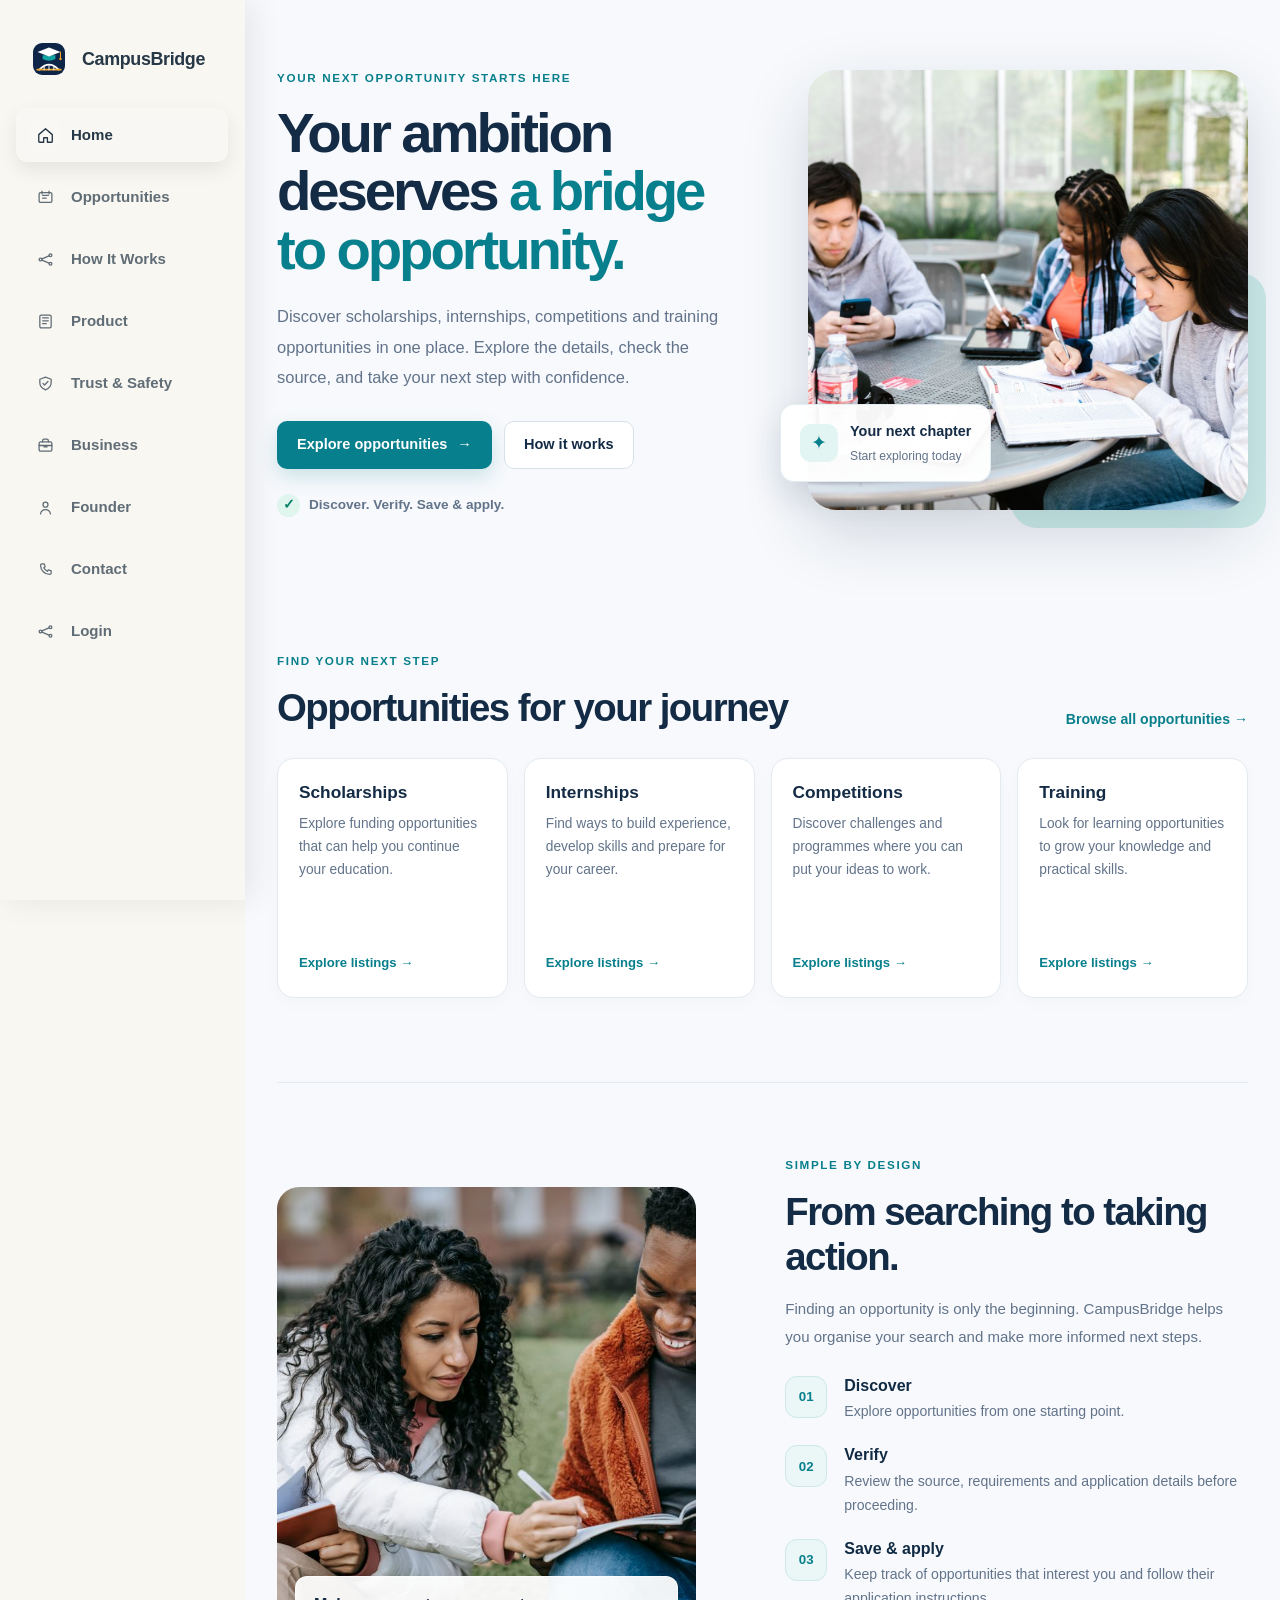
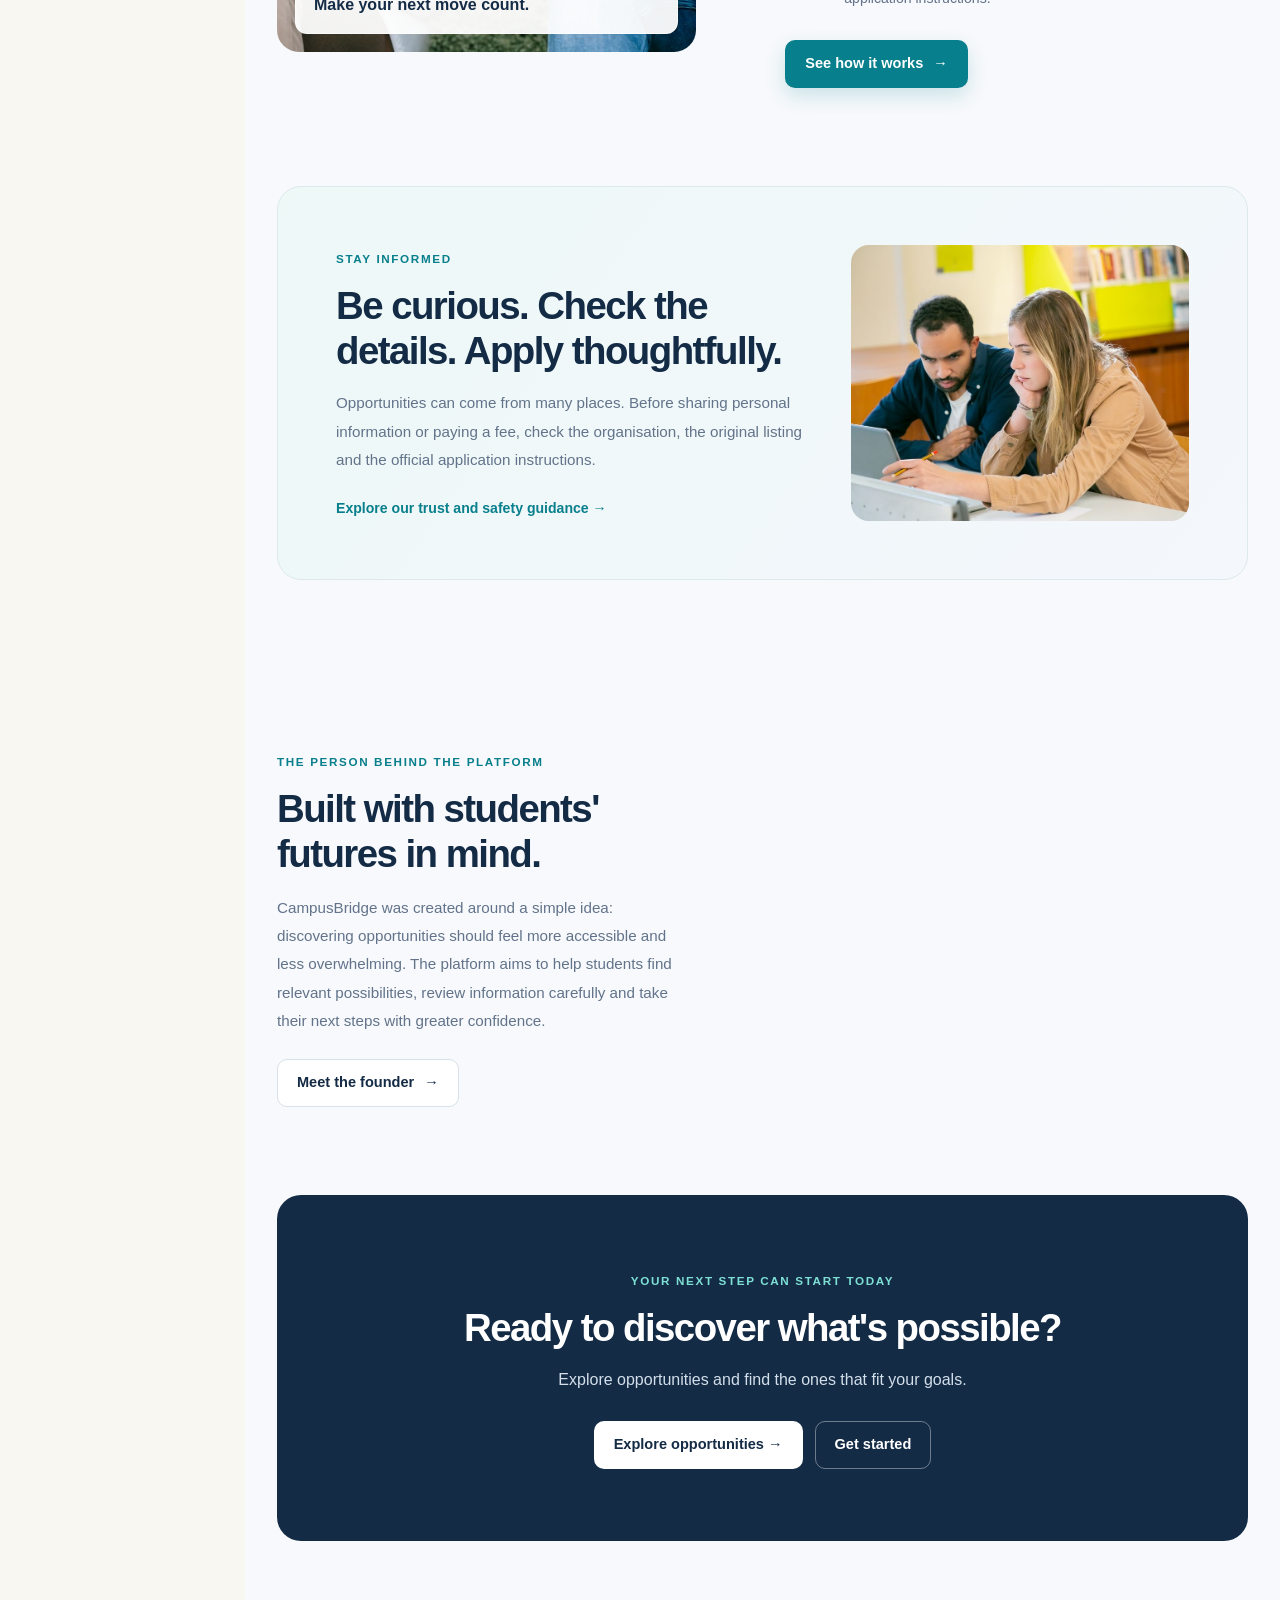
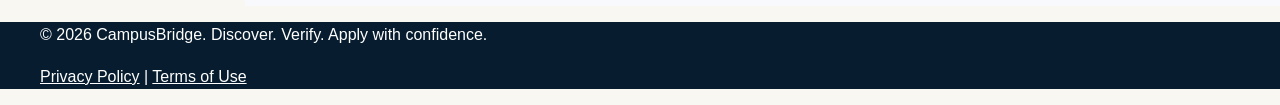
<file: index.html>
<!DOCTYPE html>
<html lang="en">
<head>
    <meta charset="UTF-8">
    <meta name="viewport" content="width=device-width, initial-scale=1.0">

    <title>CampusBridge | Connecting Students to Opportunities</title>

    <meta name="description"
          content="CampusBridge helps students discover scholarships, internships, part-time opportunities, competitions, training and career resources.">

    <link rel="stylesheet" href="style.css">
</head>

<body>

    <!-- PUBLIC SIDEBAR -->
    <div class="public-shell">

        <aside class="public-sidebar">

            <a href="index.html" class="public-brand">
                <img src="campusbridge-logo.svg"
                     alt="CampusBridge logo"
                     class="public-brand-logo">
                <span>CampusBridge</span>
            </a>

            <button class="public-mobile-menu-toggle"
                type="button"
                aria-expanded="false"
                aria-label="Open navigation menu">
            <span></span><span></span><span></span>
        </button>

        <nav class="public-sidebar-nav" aria-label="Main navigation">

                <a href="index.html" class="public-sidebar-link active">
                    <span class="public-sidebar-icon"><svg viewBox="0 0 24 24" aria-hidden="true"><path d="M3 10.8 12 3l9 7.8v9.2a1 1 0 0 1-1 1h-5.5v-6h-5v6H4a1 1 0 0 1-1-1z"/></svg></span>
                    <span>Home</span>
                </a>

                <a href="opportunities.html" class="public-sidebar-link">
                    <span class="public-sidebar-icon"><svg viewBox="0 0 24 24" aria-hidden="true"><rect x="3" y="5" width="18" height="14" rx="2"/><path d="M8 9h8M8 13h5M7 3v4M17 3v4"/></svg></span>
                    <span>Opportunities</span>
                </a>

                <a href="how-it-works.html" class="public-sidebar-link">
                    <span class="public-sidebar-icon"><svg viewBox="0 0 24 24" aria-hidden="true"><circle cx="5" cy="12" r="2"/><circle cx="19" cy="6" r="2"/><circle cx="19" cy="18" r="2"/><path d="M7 11l10-4M7 13l10 4"/></svg></span>
                    <span>How It Works</span>
                </a>

                <a href="product.html" class="public-sidebar-link">
                    <span class="public-sidebar-icon"><svg viewBox="0 0 24 24" aria-hidden="true"><rect x="4" y="3" width="16" height="18" rx="2"/><path d="M8 7h8M8 11h8M8 15h5"/></svg></span>
                    <span>Product</span>
                </a>

                <a href="trust.html" class="public-sidebar-link">
                    <span class="public-sidebar-icon"><svg viewBox="0 0 24 24" aria-hidden="true"><path d="M12 3 20 6v5c0 5-3.3 8.2-8 10-4.7-1.8-8-5-8-10V6z"/><path d="m8.5 12 2.2 2.2 4.8-5"/></svg></span>
                    <span>Trust &amp; Safety</span>
                </a>

                <a href="business.html" class="public-sidebar-link">
                    <span class="public-sidebar-icon"><svg viewBox="0 0 24 24" aria-hidden="true"><rect x="3" y="7" width="18" height="13" rx="2"/><path d="M8 7V5a2 2 0 0 1 2-2h4a2 2 0 0 1 2 2v2M3 12h18M10 12v2h4v-2"/></svg></span>
                    <span>Business</span>
                </a>

                <a href="about.html" class="public-sidebar-link">
                    <span class="public-sidebar-icon"><svg viewBox="0 0 24 24" aria-hidden="true"><circle cx="12" cy="8" r="3.5"/><path d="M5 21c.7-4 3-6 7-6s6.3 2 7 6"/></svg></span>
                    <span>Founder</span>
                </a>

                <a href="contact.html" class="public-sidebar-link">
                    <span class="public-sidebar-icon"><svg viewBox="0 0 24 24" aria-hidden="true"><path d="M7 4h3l1.5 4-2 1.5a14 14 0 0 0 5 5l1.5-2 4 1.5v3c0 1.1-.9 2-2 2C10.8 19 5 13.2 5 6c0-1.1.9-2 2-2z"/></svg></span>
                    <span>Contact</span>
                </a>

            <a href="login.html" class="public-login-link">
                    <span class="public-sidebar-icon"><svg viewBox="0 0 24 24" aria-hidden="true"><circle cx="5" cy="12" r="2"/><circle cx="19" cy="6" r="2"/><circle cx="19" cy="18" r="2"/><path d="M7 11l10-4M7 13l10 4"/></svg></span>
                    <span>Login</span>
                </a>
            </nav>

        </aside>

        <div class="public-main">



    <main class="cb-home">

    <section class="cb-home-hero" id="home">
        <div class="cb-home-hero-copy">
            <span class="cb-home-eyebrow">YOUR NEXT OPPORTUNITY STARTS HERE</span>
            <h1>Your ambition deserves <span>a bridge to opportunity.</span></h1>
            <p>
                Discover scholarships, internships, competitions and training
                opportunities in one place. Explore the details, check the
                source, and take your next step with confidence.
            </p>
            <div class="cb-home-actions">
                <a href="opportunities.html" class="cb-home-btn cb-home-btn-primary">
                    Explore opportunities <span aria-hidden="true">→</span>
                </a>
                <a href="how-it-works.html" class="cb-home-btn cb-home-btn-secondary">
                    How it works
                </a>
            </div>
            <div class="cb-home-promise">
                <span aria-hidden="true">✓</span>
                Discover. Verify. Save &amp; apply.
            </div>
        </div>

        <div class="cb-home-hero-visual">
            <img src="assets/images/students-hero.jpg"
                 alt="University students learning and working together"
                 fetchpriority="high">
            <div class="cb-home-photo-note">
                <span class="cb-home-note-icon" aria-hidden="true">✦</span>
                <span><strong>Your next chapter</strong><small>Start exploring today</small></span>
            </div>
            <div class="cb-home-image-accent" aria-hidden="true"></div>
        </div>
    </section>

    <section class="cb-home-categories" aria-labelledby="cb-category-title">
        <div class="cb-home-section-heading">
            <div>
                <span class="cb-home-eyebrow">FIND YOUR NEXT STEP</span>
                <h2 id="cb-category-title">Opportunities for your journey</h2>
            </div>
            <a class="cb-home-text-link" href="opportunities.html">
                Browse all opportunities <span aria-hidden="true">→</span>
            </a>
        </div>

        <div class="cb-home-category-grid">
            <a class="cb-home-category" href="opportunities.html">
                <h3>Scholarships</h3>
                <p>Explore funding opportunities that can help you continue your education.</p>
                <span class="cb-home-card-link">Explore listings →</span>
            </a>
            <a class="cb-home-category" href="opportunities.html">
                <h3>Internships</h3>
                <p>Find ways to build experience, develop skills and prepare for your career.</p>
                <span class="cb-home-card-link">Explore listings →</span>
            </a>
            <a class="cb-home-category" href="opportunities.html">
                <h3>Competitions</h3>
                <p>Discover challenges and programmes where you can put your ideas to work.</p>
                <span class="cb-home-card-link">Explore listings →</span>
            </a>
            <a class="cb-home-category" href="opportunities.html">
                <h3>Training</h3>
                <p>Look for learning opportunities to grow your knowledge and practical skills.</p>
                <span class="cb-home-card-link">Explore listings →</span>
            </a>
        </div>
    </section>

    <section class="cb-home-how" aria-labelledby="cb-how-title">
        <div class="cb-home-how-image">
            <img src="assets/images/students-collaboration.jpg"
                 alt="Students collaborating on their studies">
            <div class="cb-home-image-label">Make your next move count.</div>
        </div>
        <div class="cb-home-how-copy">
            <span class="cb-home-eyebrow">SIMPLE BY DESIGN</span>
            <h2 id="cb-how-title">From searching to taking action.</h2>
            <p class="cb-home-section-intro">
                Finding an opportunity is only the beginning. CampusBridge helps
                you organise your search and make more informed next steps.
            </p>
            <div class="cb-home-step">
                <span class="cb-home-step-number">01</span>
                <div><h3>Discover</h3><p>Explore opportunities from one starting point.</p></div>
            </div>
            <div class="cb-home-step">
                <span class="cb-home-step-number">02</span>
                <div><h3>Verify</h3><p>Review the source, requirements and application details before proceeding.</p></div>
            </div>
            <div class="cb-home-step">
                <span class="cb-home-step-number">03</span>
                <div><h3>Save &amp; apply</h3><p>Keep track of opportunities that interest you and follow their application instructions.</p></div>
            </div>
            <a href="how-it-works.html" class="cb-home-btn cb-home-btn-primary">
                See how it works <span aria-hidden="true">→</span>
            </a>
        </div>
    </section>

    <section class="cb-home-trust" aria-labelledby="cb-trust-title">
        <div class="cb-home-trust-copy">
            <span class="cb-home-eyebrow">STAY INFORMED</span>
            <h2 id="cb-trust-title">Be curious. Check the details. Apply thoughtfully.</h2>
            <p>
                Opportunities can come from many places. Before sharing personal
                information or paying a fee, check the organisation, the original
                listing and the official application instructions.
            </p>
            <a href="trust.html" class="cb-home-text-link">
                Explore our trust and safety guidance →
            </a>
        </div>
        <img src="assets/images/students-learning.jpg"
             alt="Students focused on learning together"
             loading="lazy">
    </section>

    <section class="cb-home-founder" id="founder" aria-labelledby="cb-founder-title">

        <div class="cb-home-founder-copy">
            <span class="cb-home-eyebrow">THE PERSON BEHIND THE PLATFORM</span>
            <h2 id="cb-founder-title">Built with students' futures in mind.</h2>
            <p>
                CampusBridge was created around a simple idea: discovering
                opportunities should feel more accessible and less overwhelming.
                The platform aims to help students find relevant possibilities,
                review information carefully and take their next steps with
                greater confidence.
            </p>
            <a href="about.html" class="cb-home-btn cb-home-btn-secondary">
                Meet the founder <span aria-hidden="true">→</span>
            </a>
        </div>
    </section>

    <section class="cb-home-final-cta">
        <span class="cb-home-eyebrow">YOUR NEXT STEP CAN START TODAY</span>
        <h2>Ready to discover what's possible?</h2>
        <p>Explore opportunities and find the ones that fit your goals.</p>
        <div class="cb-home-actions">
            <a href="opportunities.html" class="cb-home-btn cb-home-btn-light">
                Explore opportunities →
            </a>
            <a href="login.html" class="cb-home-btn cb-home-btn-outline">
                Get started
            </a>
        </div>
    </section>

</main>

    </div>
</div>

<script>
document.addEventListener("DOMContentLoaded", () => {
    const slides = document.querySelectorAll(".campusbridge-hero-slide");
    const indicators = document.querySelectorAll(".campusbridge-hero-indicators span");

    if (slides.length < 2) {
        return;
    }

    let currentSlide = 0;

    setInterval(() => {
        slides[currentSlide].classList.remove("active");
        indicators[currentSlide].classList.remove("active");

        currentSlide = (currentSlide + 1) % slides.length;

        slides[currentSlide].classList.add("active");
        indicators[currentSlide].classList.add("active");
    }, 5000);
});
</script>


<footer class="site-footer">
    <div class="container">
        <p>&copy; 2026 CampusBridge. Discover. Verify. Apply with confidence.</p>
        <p><a href="privacy.html">Privacy Policy</a> | <a href="terms.html">Terms of Use</a></p>
    </div>
</footer>

<script src="script.js" defer></script>
</body>
</html>
</file>
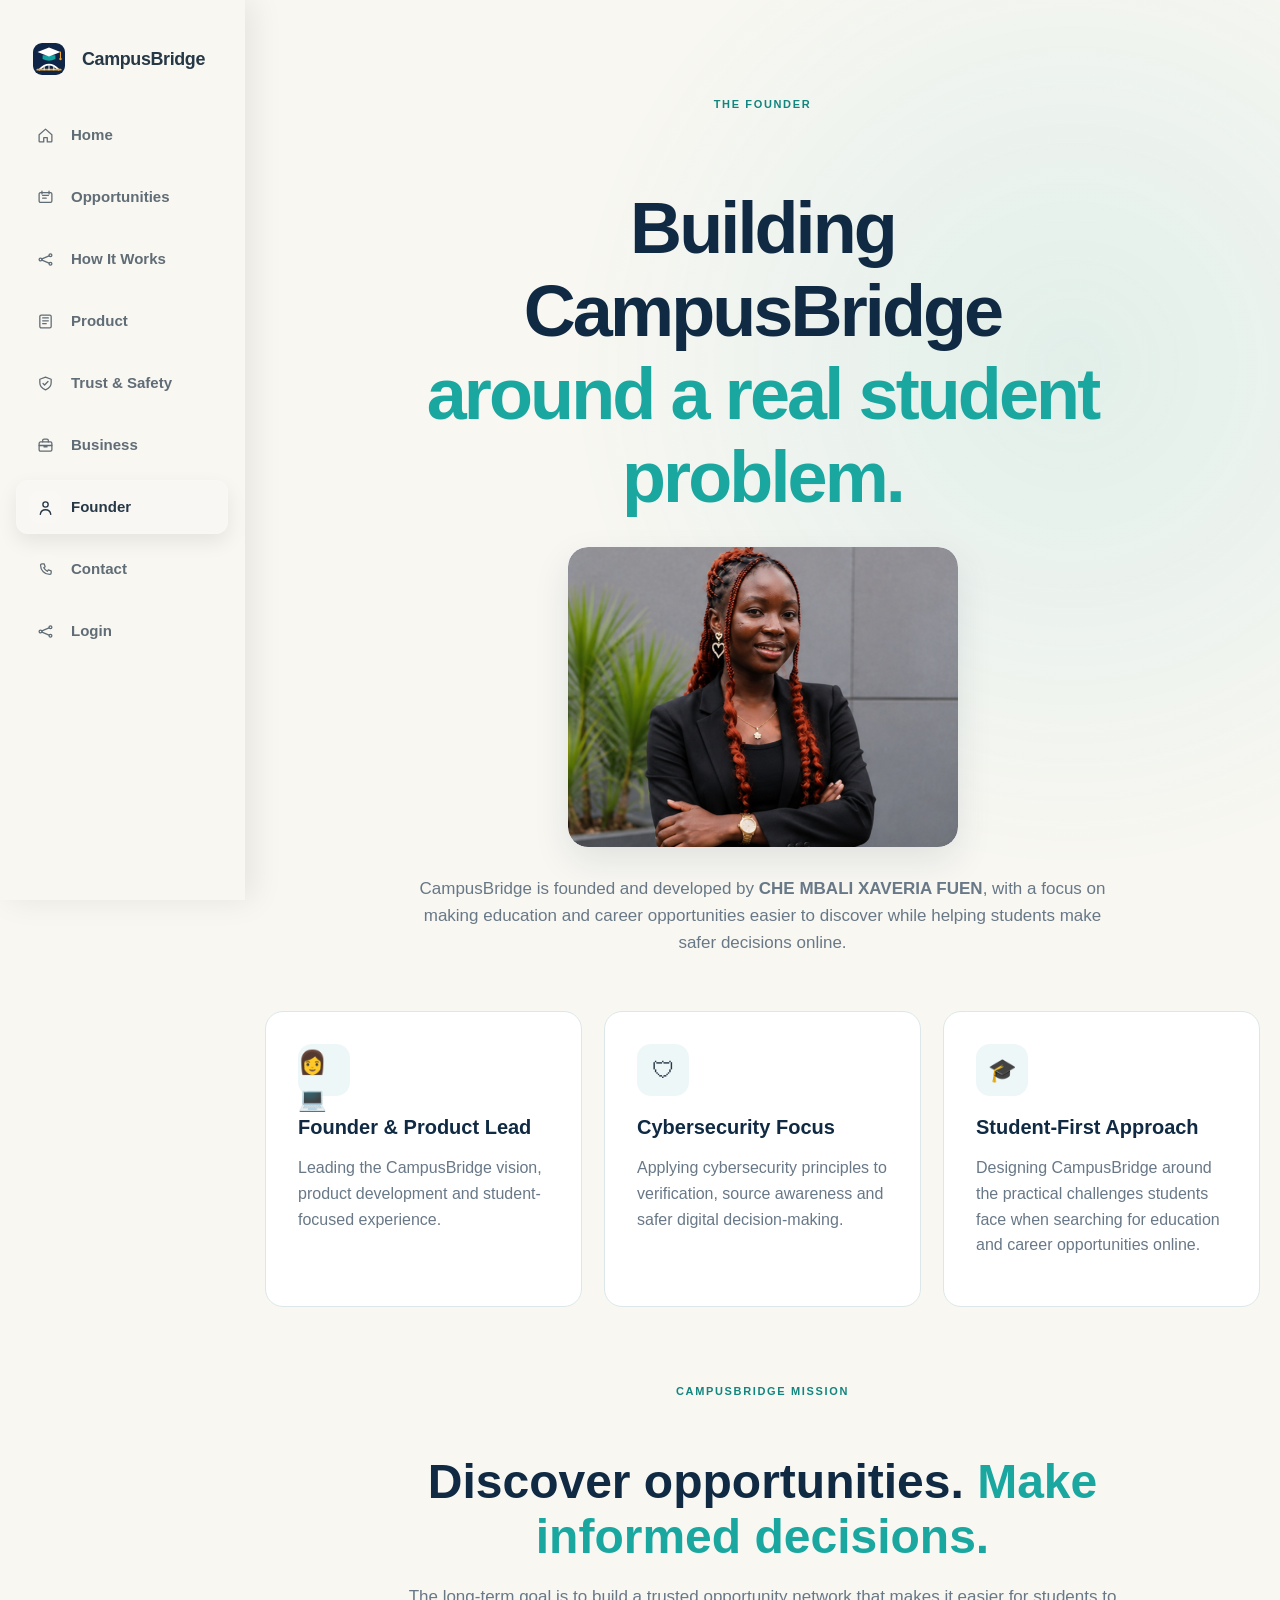
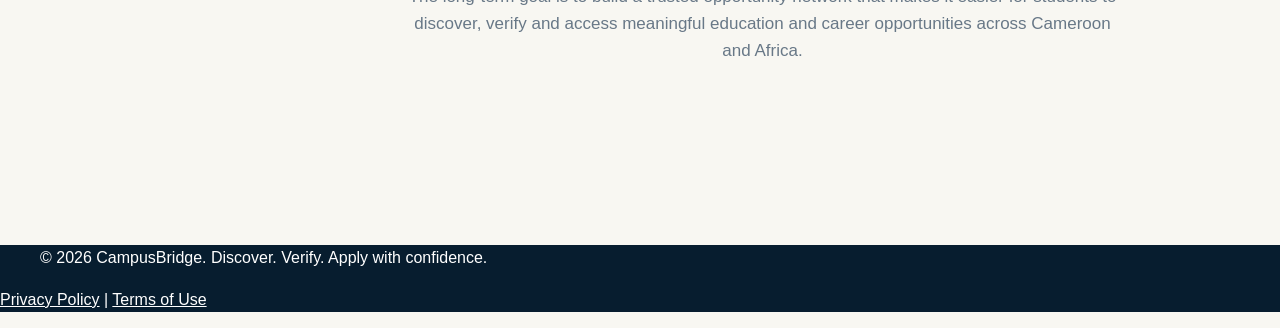
<file: about.html>
<!DOCTYPE html>
<html lang="en">
<head>
    <meta charset="UTF-8">
    <meta name="viewport" content="width=device-width, initial-scale=1.0">

    <title>Founder | CampusBridge</title>

    <link rel="stylesheet" href="style.css">
</head>

<body>

    <div class="public-shell">
    <aside class="public-sidebar">
        <a href="index.html" class="public-brand">
            <img src="campusbridge-logo.svg"
                 alt="CampusBridge logo"
                 class="public-brand-logo">
            <span>CampusBridge</span>
        </a>

        <button class="public-mobile-menu-toggle"
                type="button"
                aria-expanded="false"
                aria-label="Open navigation menu">
            <span></span><span></span><span></span>
        </button>

        <nav class="public-sidebar-nav" aria-label="Main navigation">
            <a href="index.html" class="public-sidebar-link">
                <span class="public-sidebar-icon"><svg viewBox="0 0 24 24" aria-hidden="true"><path d="M3 10.8 12 3l9 7.8v9.2a1 1 0 0 1-1 1h-5.5v-6h-5v6H4a1 1 0 0 1-1-1z"/></svg></span>
                <span>Home</span>
            </a>

            <a href="opportunities.html" class="public-sidebar-link">
                <span class="public-sidebar-icon"><svg viewBox="0 0 24 24" aria-hidden="true"><rect x="3" y="5" width="18" height="14" rx="2"/><path d="M8 9h8M8 13h5M7 3v4M17 3v4"/></svg></span>
                <span>Opportunities</span>
            </a>

            <a href="how-it-works.html" class="public-sidebar-link">
                <span class="public-sidebar-icon"><svg viewBox="0 0 24 24" aria-hidden="true"><circle cx="5" cy="12" r="2"/><circle cx="19" cy="6" r="2"/><circle cx="19" cy="18" r="2"/><path d="M7 11l10-4M7 13l10 4"/></svg></span>
                <span>How It Works</span>
            </a>

            <a href="product.html" class="public-sidebar-link">
                <span class="public-sidebar-icon"><svg viewBox="0 0 24 24" aria-hidden="true"><rect x="4" y="3" width="16" height="18" rx="2"/><path d="M8 7h8M8 11h8M8 15h5"/></svg></span>
                <span>Product</span>
            </a>

            <a href="trust.html" class="public-sidebar-link">
                <span class="public-sidebar-icon"><svg viewBox="0 0 24 24" aria-hidden="true"><path d="M12 3 20 6v5c0 5-3.3 8.2-8 10-4.7-1.8-8-5-8-10V6z"/><path d="m8.5 12 2.2 2.2 4.8-5"/></svg></span>
                <span>Trust &amp; Safety</span>
            </a>

            <a href="business.html" class="public-sidebar-link">
                <span class="public-sidebar-icon"><svg viewBox="0 0 24 24" aria-hidden="true"><rect x="3" y="7" width="18" height="13" rx="2"/><path d="M8 7V5a2 2 0 0 1 2-2h4a2 2 0 0 1 2 2v2M3 12h18M10 12v2h4v-2"/></svg></span>
                <span>Business</span>
            </a>

            <a href="about.html" class="public-sidebar-link active">
                <span class="public-sidebar-icon"><svg viewBox="0 0 24 24" aria-hidden="true"><circle cx="12" cy="8" r="3.5"/><path d="M5 21c.7-4 3-6 7-6s6.3 2 7 6"/></svg></span>
                <span>Founder</span>
            </a>

            <a href="contact.html" class="public-sidebar-link">
                <span class="public-sidebar-icon"><svg viewBox="0 0 24 24" aria-hidden="true"><path d="M7 4h3l1.5 4-2 1.5a14 14 0 0 0 5 5l1.5-2 4 1.5v3c0 1.1-.9 2-2 2C10.8 19 5 13.2 5 6c0-1.1.9-2 2-2z"/></svg></span>
                <span>Contact</span>
            </a>
        <a href="login.html" class="public-login-link">
                <span class="public-sidebar-icon"><svg viewBox="0 0 24 24" aria-hidden="true"><circle cx="5" cy="12" r="2"/><circle cx="19" cy="6" r="2"/><circle cx="19" cy="18" r="2"/><path d="M7 11l10-4M7 13l10 4"/></svg></span>
                <span>Login</span>
            </a>
            </nav>
    </aside>

    <div class="public-main">



    <main>

        <section class="hero">
            <div class="container">

                <div class="section-heading">

                    <span class="eyebrow">
                        THE FOUNDER
                    </span>

                    <h1>
                        Building CampusBridge
                        <span>around a real student problem.</span>
                    </h1>
<div class="cb-about-founder-portrait"><img src="assets/images/founder.png" alt="Che Mbali Xaveria Fuen, founder of CampusBridge" loading="lazy"></div>


                    <p>
                        CampusBridge is founded and developed by
                        <strong>CHE MBALI XAVERIA FUEN</strong>, with a focus on
                        making education and career opportunities easier to
                        discover while helping students make safer decisions
                        online.
                    </p>

                </div>


                <div class="problem-grid">

                    <div class="problem-card">

                        <div class="card-icon">👩💻</div>

                        <h3>Founder &amp; Product Lead</h3>

                        <p>
                            Leading the CampusBridge vision, product
                            development and student-focused experience.
                        </p>

                    </div>


                    <div class="problem-card">

                        <div class="card-icon">🛡</div>

                        <h3>Cybersecurity Focus</h3>

                        <p>
                            Applying cybersecurity principles to verification,
                            source awareness and safer digital decision-making.
                        </p>

                    </div>


                    <div class="problem-card">

                        <div class="card-icon">🎓</div>

                        <h3>Student-First Approach</h3>

                        <p>
                            Designing CampusBridge around the practical
                            challenges students face when searching for
                            education and career opportunities online.
                        </p>

                    </div>

                </div>


                <div class="section-heading" style="margin-top: 70px;">

                    <span class="eyebrow">
                        CAMPUSBRIDGE MISSION
                    </span>

                    <h2>
                        Discover opportunities.
                        <span>Make informed decisions.</span>
                    </h2>

                    <p>
                        The long-term goal is to build a trusted opportunity
                        network that makes it easier for students to discover,
                        verify and access meaningful education and career
                        opportunities across Cameroon and Africa.
                    </p>

                </div>

            </div>
        </section>

    </main>
    </div>
</div>


    <footer class="site-footer">
        <div class="container">
            <p>
                &copy; 2026 CampusBridge. Discover. Verify. Apply with confidence.
            </p>
        </div>
            <p class="legal-footer-links"><a href="privacy.html">Privacy Policy</a> | <a href="terms.html">Terms of Use</a></p>
    </footer>

    <script src="script.js" defer></script>
</body>
</html>
</file>
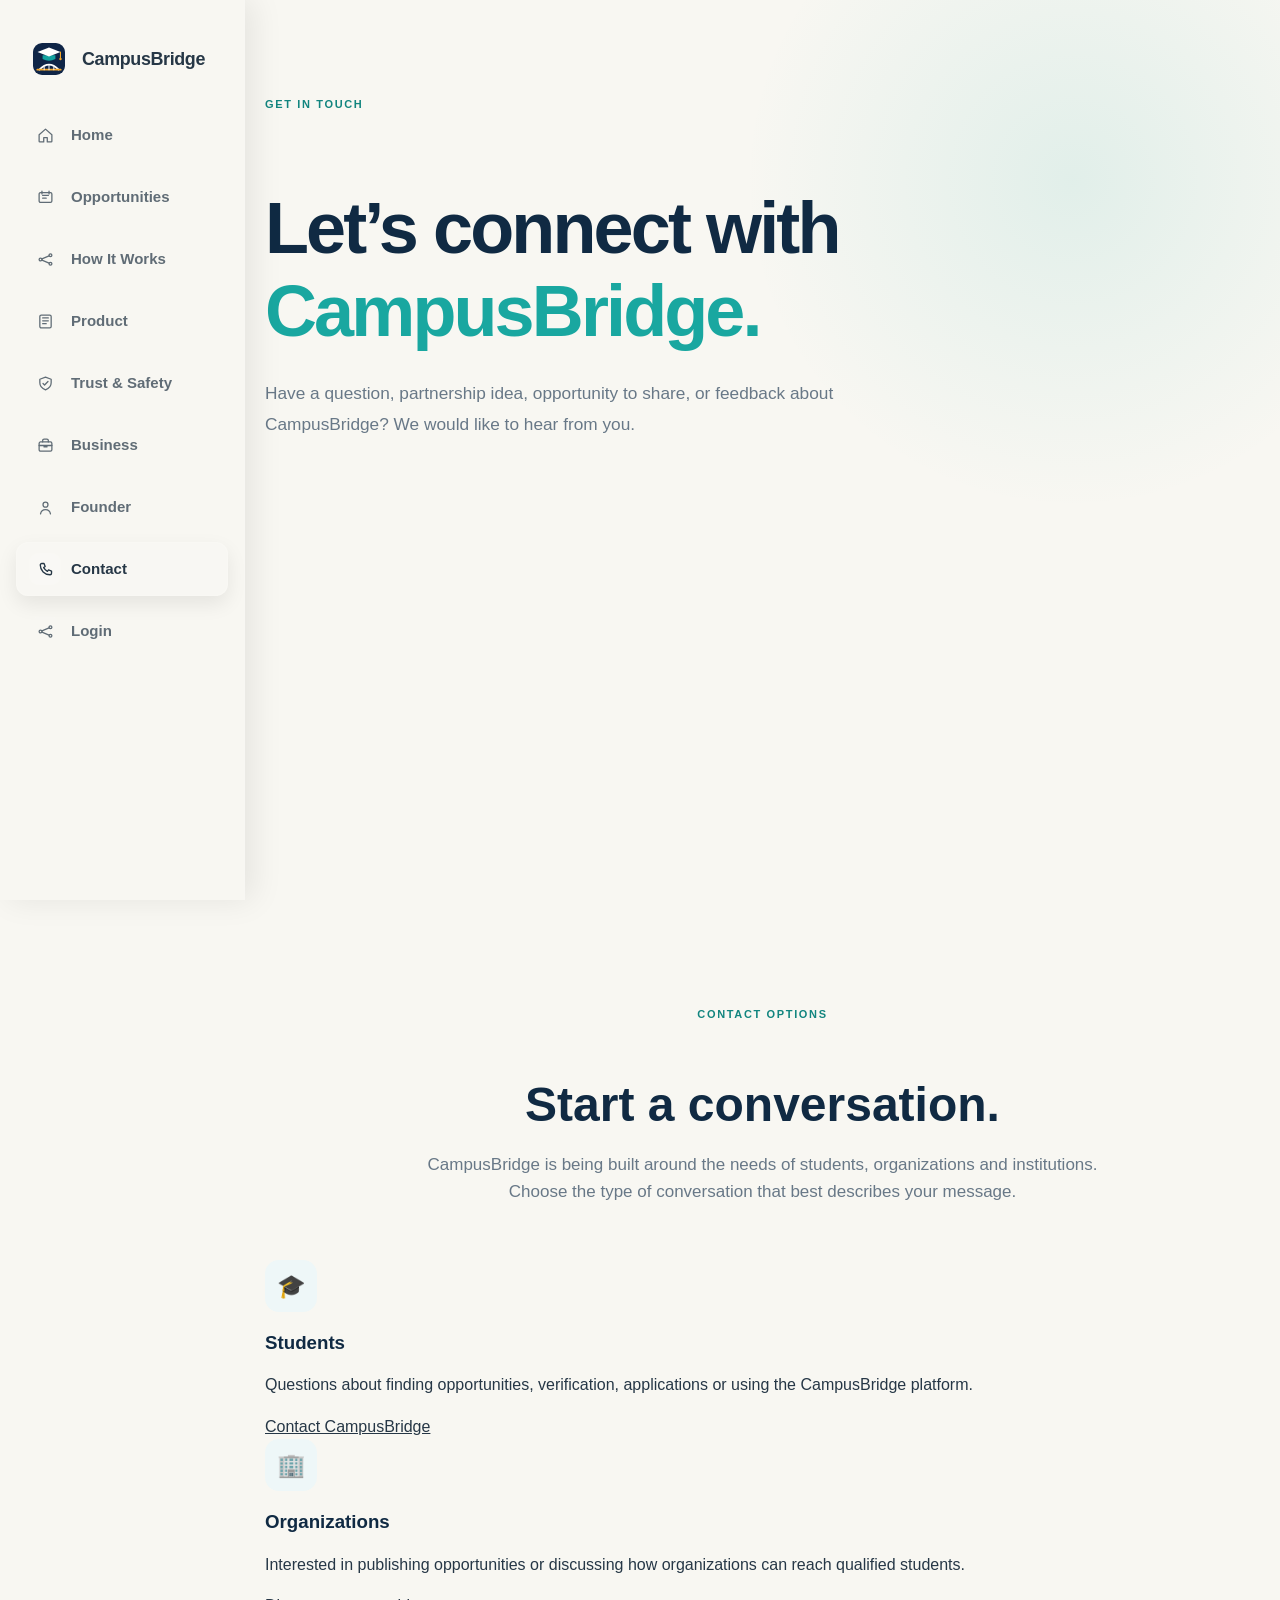
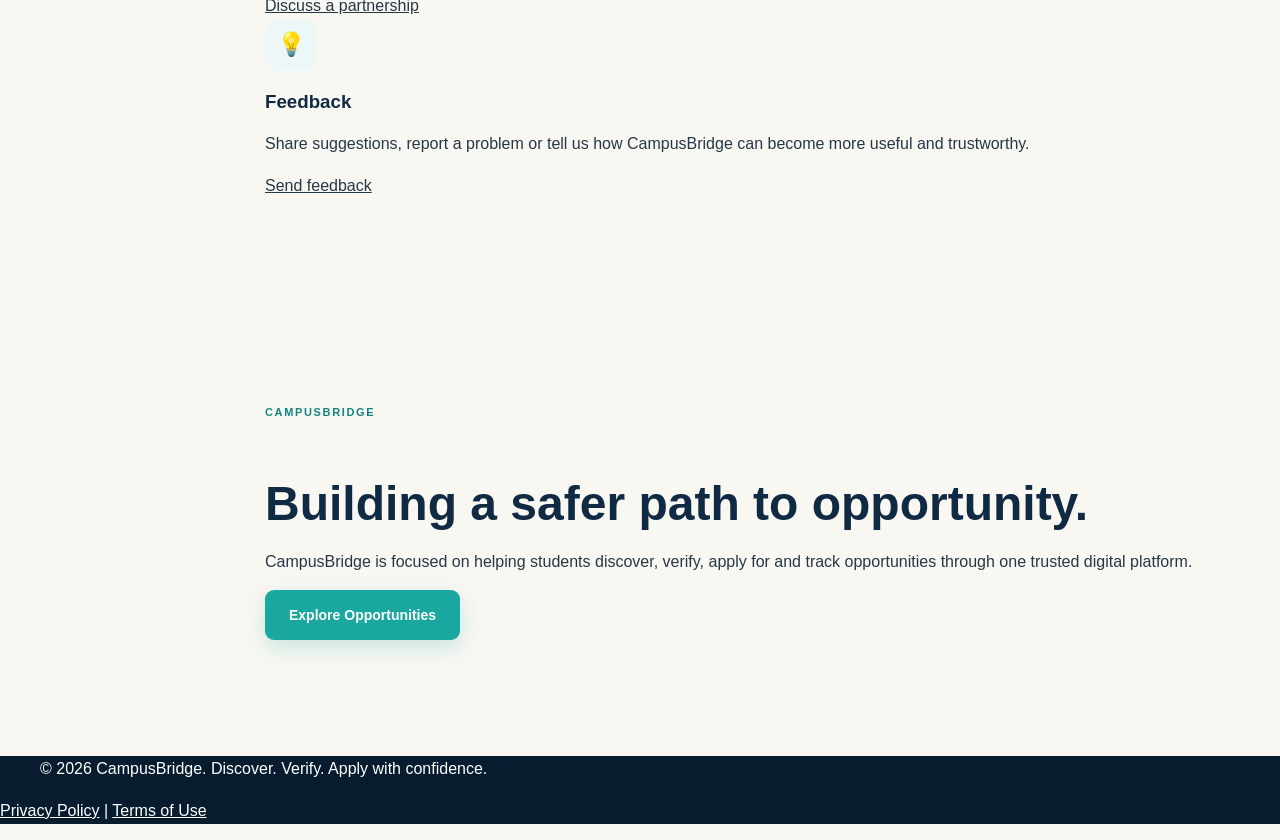
<file: contact.html>
<!DOCTYPE html>
<html lang="en">
<head>
    <meta charset="UTF-8">
    <meta name="viewport" content="width=device-width, initial-scale=1.0">

    <title>Contact | CampusBridge</title>

    <link rel="stylesheet" href="style.css">
</head>

<body>

<div class="public-shell">
    <aside class="public-sidebar">
        <a href="index.html" class="public-brand">
            <img src="campusbridge-logo.svg"
                 alt="CampusBridge logo"
                 class="public-brand-logo">
            <span>CampusBridge</span>
        </a>

        <button class="public-mobile-menu-toggle"
                type="button"
                aria-expanded="false"
                aria-label="Open navigation menu">
            <span></span><span></span><span></span>
        </button>

        <nav class="public-sidebar-nav" aria-label="Main navigation">
            <a href="index.html" class="public-sidebar-link">
                <span class="public-sidebar-icon"><svg viewBox="0 0 24 24" aria-hidden="true"><path d="M3 10.8 12 3l9 7.8v9.2a1 1 0 0 1-1 1h-5.5v-6h-5v6H4a1 1 0 0 1-1-1z"/></svg></span>
                <span>Home</span>
            </a>

            <a href="opportunities.html" class="public-sidebar-link">
                <span class="public-sidebar-icon"><svg viewBox="0 0 24 24" aria-hidden="true"><rect x="3" y="5" width="18" height="14" rx="2"/><path d="M8 9h8M8 13h5M7 3v4M17 3v4"/></svg></span>
                <span>Opportunities</span>
            </a>

            <a href="how-it-works.html" class="public-sidebar-link">
                <span class="public-sidebar-icon"><svg viewBox="0 0 24 24" aria-hidden="true"><circle cx="5" cy="12" r="2"/><circle cx="19" cy="6" r="2"/><circle cx="19" cy="18" r="2"/><path d="M7 11l10-4M7 13l10 4"/></svg></span>
                <span>How It Works</span>
            </a>

            <a href="product.html" class="public-sidebar-link">
                <span class="public-sidebar-icon"><svg viewBox="0 0 24 24" aria-hidden="true"><rect x="4" y="3" width="16" height="18" rx="2"/><path d="M8 7h8M8 11h8M8 15h5"/></svg></span>
                <span>Product</span>
            </a>

            <a href="trust.html" class="public-sidebar-link">
                <span class="public-sidebar-icon"><svg viewBox="0 0 24 24" aria-hidden="true"><path d="M12 3 20 6v5c0 5-3.3 8.2-8 10-4.7-1.8-8-5-8-10V6z"/><path d="m8.5 12 2.2 2.2 4.8-5"/></svg></span>
                <span>Trust &amp; Safety</span>
            </a>

            <a href="business.html" class="public-sidebar-link">
                <span class="public-sidebar-icon"><svg viewBox="0 0 24 24" aria-hidden="true"><rect x="3" y="7" width="18" height="13" rx="2"/><path d="M8 7V5a2 2 0 0 1 2-2h4a2 2 0 0 1 2 2v2M3 12h18M10 12v2h4v-2"/></svg></span>
                <span>Business</span>
            </a>

            <a href="about.html" class="public-sidebar-link">
                <span class="public-sidebar-icon"><svg viewBox="0 0 24 24" aria-hidden="true"><circle cx="12" cy="8" r="3.5"/><path d="M5 21c.7-4 3-6 7-6s6.3 2 7 6"/></svg></span>
                <span>Founder</span>
            </a>

            <a href="contact.html" class="public-sidebar-link active">
                <span class="public-sidebar-icon"><svg viewBox="0 0 24 24" aria-hidden="true"><path d="M7 4h3l1.5 4-2 1.5a14 14 0 0 0 5 5l1.5-2 4 1.5v3c0 1.1-.9 2-2 2C10.8 19 5 13.2 5 6c0-1.1.9-2 2-2z"/></svg></span>
                <span>Contact</span>
            </a>
        <a href="login.html" class="public-login-link">
                <span class="public-sidebar-icon"><svg viewBox="0 0 24 24" aria-hidden="true"><circle cx="5" cy="12" r="2"/><circle cx="19" cy="6" r="2"/><circle cx="19" cy="18" r="2"/><path d="M7 11l10-4M7 13l10 4"/></svg></span>
                <span>Login</span>
            </a>
            </nav>
    </aside>

    <div class="public-main">



<main>

    <section class="hero">
        <div class="container">

            <span class="eyebrow">GET IN TOUCH</span>

            <h1>
                Let’s connect with
                <span>CampusBridge.</span>
            </h1>

            <p class="hero-text">
                Have a question, partnership idea, opportunity to share,
                or feedback about CampusBridge? We would like to hear from you.
            </p>

        </div>
    </section>


    <section class="section">
        <div class="container">

            <div class="section-heading">
                <span class="eyebrow">CONTACT OPTIONS</span>

                <h2>
                    Start a conversation.
                </h2>

                <p>
                    CampusBridge is being built around the needs of students,
                    organizations and institutions. Choose the type of
                    conversation that best describes your message.
                </p>
            </div>


            <div class="cards-grid">

                <article class="card">
                    <div class="card-icon">🎓</div>

                    <h3>Students</h3>

                    <p>
                        Questions about finding opportunities, verification,
                        applications or using the CampusBridge platform.
                    </p>

                    <a href="mailto:campusbridge.cm@gmail.com">
                        Contact CampusBridge
                    </a>
                </article>


                <article class="card">
                    <div class="card-icon">🏢</div>

                    <h3>Organizations</h3>

                    <p>
                        Interested in publishing opportunities or discussing
                        how organizations can reach qualified students.
                    </p>

                    <a href="mailto:campusbridge.cm@gmail.com">
                        Discuss a partnership
                    </a>
                </article>


                <article class="card">
                    <div class="card-icon">💡</div>

                    <h3>Feedback</h3>

                    <p>
                        Share suggestions, report a problem or tell us how
                        CampusBridge can become more useful and trustworthy.
                    </p>

                    <a href="mailto:campusbridge.cm@gmail.com">
                        Send feedback
                    </a>
                </article>

            </div>

        </div>
    </section>


    <section class="section">
        <div class="container">

            <div class="info-card">

                <span class="eyebrow">CAMPUSBRIDGE</span>

                <h2>
                    Building a safer path to opportunity.
                </h2>

                <p>
                    CampusBridge is focused on helping students discover,
                    verify, apply for and track opportunities through one
                    trusted digital platform.
                </p>

                <a href="opportunities.html" class="btn btn-primary">
                    Explore Opportunities
                </a>

            </div>

        </div>
    </section>

</main>
    </div>
</div>


<footer class="site-footer">
    <div class="container">
        <p>© 2026 CampusBridge. Discover. Verify. Apply with confidence.</p>
    </div>
        <p class="legal-footer-links"><a href="privacy.html">Privacy Policy</a> | <a href="terms.html">Terms of Use</a></p>
    </footer>

    <script src="script.js" defer></script>
</body>
</html>
</file>
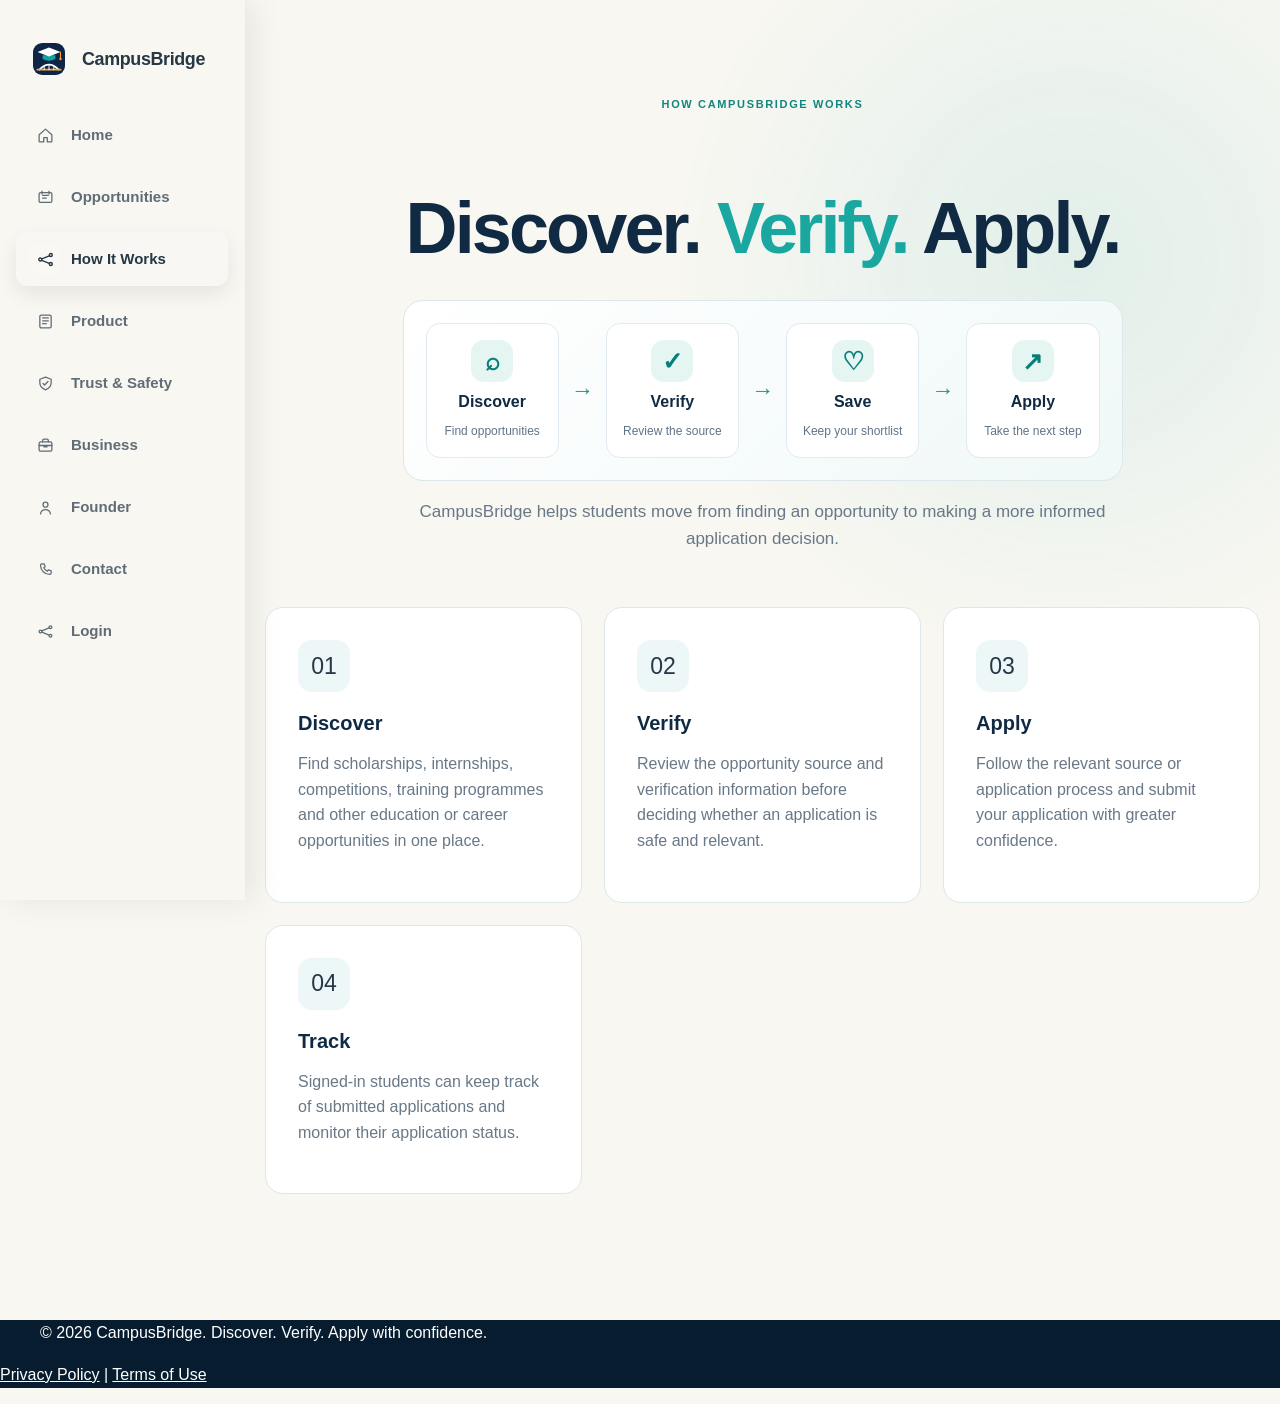
<file: how-it-works.html>
<!DOCTYPE html>
<html lang="en">
<head>
    <meta charset="UTF-8">
    <meta name="viewport" content="width=device-width, initial-scale=1.0">

    <title>How It Works | CampusBridge</title>

    <link rel="stylesheet" href="style.css">
</head>

<body>

    <div class="public-shell">
    <aside class="public-sidebar">
        <a href="index.html" class="public-brand">
            <img src="campusbridge-logo.svg"
                 alt="CampusBridge logo"
                 class="public-brand-logo">
            <span>CampusBridge</span>
        </a>

        <button class="public-mobile-menu-toggle"
                type="button"
                aria-expanded="false"
                aria-label="Open navigation menu">
            <span></span><span></span><span></span>
        </button>

        <nav class="public-sidebar-nav" aria-label="Main navigation">
            <a href="index.html" class="public-sidebar-link">
                <span class="public-sidebar-icon"><svg viewBox="0 0 24 24" aria-hidden="true"><path d="M3 10.8 12 3l9 7.8v9.2a1 1 0 0 1-1 1h-5.5v-6h-5v6H4a1 1 0 0 1-1-1z"/></svg></span>
                <span>Home</span>
            </a>

            <a href="opportunities.html" class="public-sidebar-link">
                <span class="public-sidebar-icon"><svg viewBox="0 0 24 24" aria-hidden="true"><rect x="3" y="5" width="18" height="14" rx="2"/><path d="M8 9h8M8 13h5M7 3v4M17 3v4"/></svg></span>
                <span>Opportunities</span>
            </a>

            <a href="how-it-works.html" class="public-sidebar-link active">
                <span class="public-sidebar-icon"><svg viewBox="0 0 24 24" aria-hidden="true"><circle cx="5" cy="12" r="2"/><circle cx="19" cy="6" r="2"/><circle cx="19" cy="18" r="2"/><path d="M7 11l10-4M7 13l10 4"/></svg></span>
                <span>How It Works</span>
            </a>

            <a href="product.html" class="public-sidebar-link">
                <span class="public-sidebar-icon"><svg viewBox="0 0 24 24" aria-hidden="true"><rect x="4" y="3" width="16" height="18" rx="2"/><path d="M8 7h8M8 11h8M8 15h5"/></svg></span>
                <span>Product</span>
            </a>

            <a href="trust.html" class="public-sidebar-link">
                <span class="public-sidebar-icon"><svg viewBox="0 0 24 24" aria-hidden="true"><path d="M12 3 20 6v5c0 5-3.3 8.2-8 10-4.7-1.8-8-5-8-10V6z"/><path d="m8.5 12 2.2 2.2 4.8-5"/></svg></span>
                <span>Trust &amp; Safety</span>
            </a>

            <a href="business.html" class="public-sidebar-link">
                <span class="public-sidebar-icon"><svg viewBox="0 0 24 24" aria-hidden="true"><rect x="3" y="7" width="18" height="13" rx="2"/><path d="M8 7V5a2 2 0 0 1 2-2h4a2 2 0 0 1 2 2v2M3 12h18M10 12v2h4v-2"/></svg></span>
                <span>Business</span>
            </a>

            <a href="about.html" class="public-sidebar-link">
                <span class="public-sidebar-icon"><svg viewBox="0 0 24 24" aria-hidden="true"><circle cx="12" cy="8" r="3.5"/><path d="M5 21c.7-4 3-6 7-6s6.3 2 7 6"/></svg></span>
                <span>Founder</span>
            </a>

            <a href="contact.html" class="public-sidebar-link">
                <span class="public-sidebar-icon"><svg viewBox="0 0 24 24" aria-hidden="true"><path d="M7 4h3l1.5 4-2 1.5a14 14 0 0 0 5 5l1.5-2 4 1.5v3c0 1.1-.9 2-2 2C10.8 19 5 13.2 5 6c0-1.1.9-2 2-2z"/></svg></span>
                <span>Contact</span>
            </a>
        <a href="login.html" class="public-login-link">
                <span class="public-sidebar-icon"><svg viewBox="0 0 24 24" aria-hidden="true"><circle cx="5" cy="12" r="2"/><circle cx="19" cy="6" r="2"/><circle cx="19" cy="18" r="2"/><path d="M7 11l10-4M7 13l10 4"/></svg></span>
                <span>Login</span>
            </a>
            </nav>
    </aside>

    <div class="public-main">



    <main>

        <section class="hero">
            <div class="container">

                <div class="section-heading">

                    <span class="eyebrow">
                        HOW CAMPUSBRIDGE WORKS
                    </span>

                    <h1>
                        Discover.
                        <span>Verify.</span>
                        Apply.
                    </h1>

<div class="cb-journey-visual" aria-label="Student journey: Discover, Verify, Save, Apply">
  <div class="cb-journey-step"><span>⌕</span><strong>Discover</strong><small>Find opportunities</small></div>
  <span class="cb-journey-arrow" aria-hidden="true">→</span>
  <div class="cb-journey-step"><span>✓</span><strong>Verify</strong><small>Review the source</small></div>
  <span class="cb-journey-arrow" aria-hidden="true">→</span>
  <div class="cb-journey-step"><span>♡</span><strong>Save</strong><small>Keep your shortlist</small></div>
  <span class="cb-journey-arrow" aria-hidden="true">→</span>
  <div class="cb-journey-step"><span>↗</span><strong>Apply</strong><small>Take the next step</small></div>
</div>


                    <p>
                        CampusBridge helps students move from finding an
                        opportunity to making a more informed application
                        decision.
                    </p>

                </div>


                <div class="problem-grid">

                    <div class="problem-card">

                        <div class="card-icon">01</div>

                        <h3>Discover</h3>

                        <p>
                            Find scholarships, internships, competitions,
                            training programmes and other education or career
                            opportunities in one place.
                        </p>

                    </div>


                    <div class="problem-card">

                        <div class="card-icon">02</div>

                        <h3>Verify</h3>

                        <p>
                            Review the opportunity source and verification
                            information before deciding whether an application
                            is safe and relevant.
                        </p>

                    </div>


                    <div class="problem-card">

                        <div class="card-icon">03</div>

                        <h3>Apply</h3>

                        <p>
                            Follow the relevant source or application process
                            and submit your application with greater
                            confidence.
                        </p>

                    </div>


                    <div class="problem-card">

                        <div class="card-icon">04</div>

                        <h3>Track</h3>

                        <p>
                            Signed-in students can keep track of submitted
                            applications and monitor their application
                            status.
                        </p>

                    </div>

                </div>

            </div>
        </section>

    </main>
    </div>
</div>


    <footer class="site-footer">
        <div class="container">
            <p>
                &copy; 2026 CampusBridge. Discover. Verify. Apply with confidence.
            </p>
        </div>
            <p class="legal-footer-links"><a href="privacy.html">Privacy Policy</a> | <a href="terms.html">Terms of Use</a></p>
    </footer>

    <script src="script.js" defer></script>
</body>
</html>
</file>
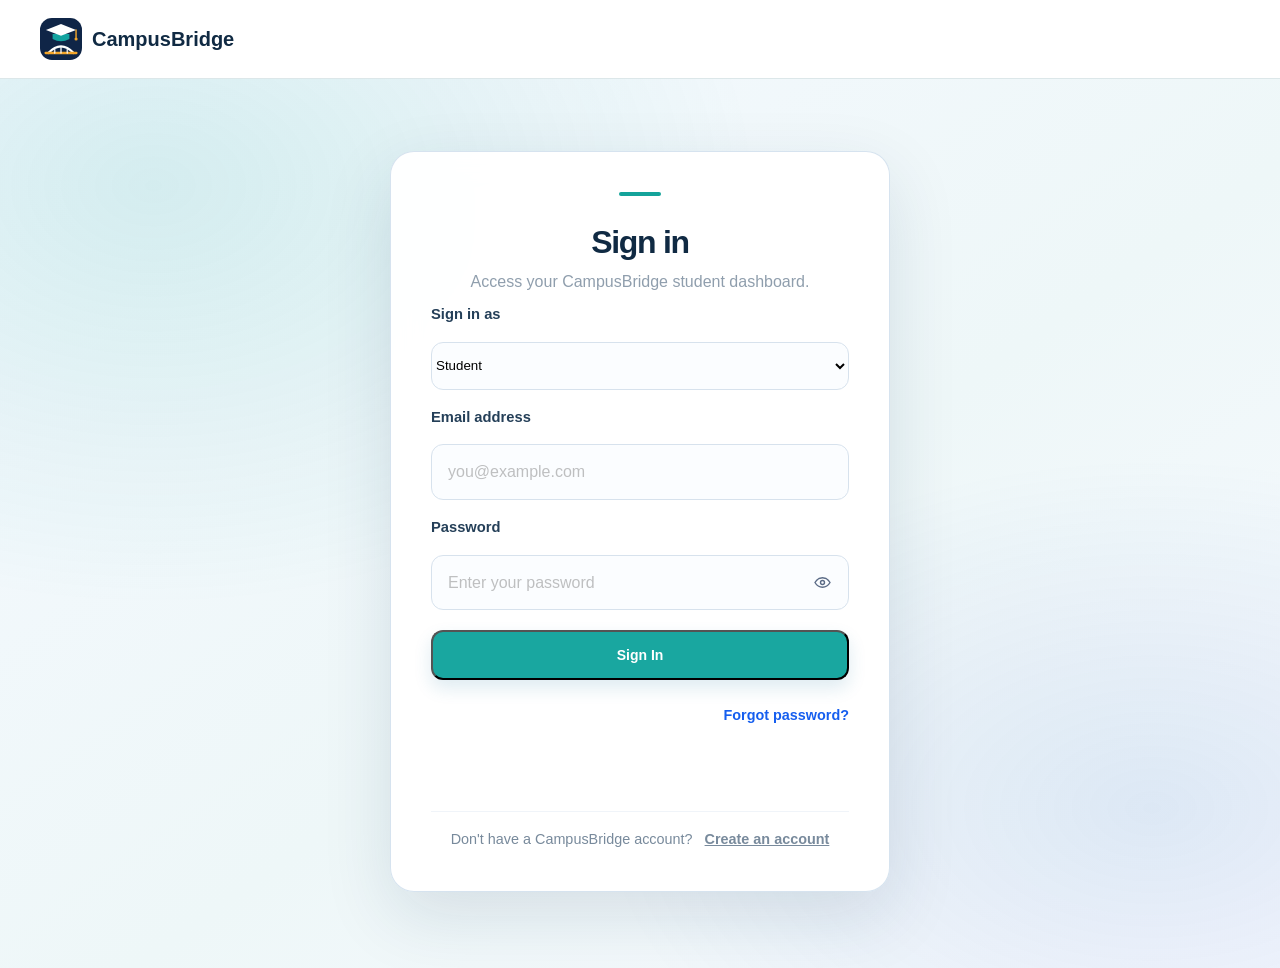
<file: login.html>
<!DOCTYPE html>
<html lang="en">
<head>
    <meta charset="UTF-8">
    <meta name="viewport" content="width=device-width, initial-scale=1.0">

    <title>Login | CampusBridge</title>

    <link rel="stylesheet" href="style.css">
</head>

<body>

    <header class="site-header">
        <div class="container nav-container">

            <a href="index.html" class="logo">
                <img src="campusbridge-logo.svg"
                     alt="CampusBridge logo"
                     class="logo-image">
                <span>CampusBridge</span>
            </a>

        </div>
    </header>

    <main>

        <section class="login-page">

            <div class="container login-layout">

                <div class="login-card">

                    <div class="login-card-header">

                        <h2 id="auth-title">Sign in</h2>

                        <p id="auth-description">
                            Access your CampusBridge student dashboard.
                        </p>

                    </div>

                    <form id="login-form" class="login-form">

                        <div class="form-group">
                            <label for="account-type">Sign in as</label>
                            <select id="account-type" name="account_type" required>
                                <option value="student" selected>Student</option>
                                <option value="organization">Organization</option>
                                <option value="institution">Institution</option>
                            </select>
                        </div>

                        <div class="form-group">

                            <label for="email">
                                Email address
                            </label>

                            <input
                                type="email"
                                id="email"
                                name="email"
                                placeholder="you@example.com"
                                autocomplete="email"
                                required
                            >

                        </div>

                        <div class="form-group">

                            <label for="password">
                                Password
                            </label>

                            <div class="password-field">
                                <input
                                    type="password"
                                    id="password"
                                    name="password"
                                    placeholder="Enter your password"
                                    autocomplete="current-password"
                                    required
                                >
                                <button
                                    type="button"
                                    class="password-toggle"
                                    data-target="password"
                                    aria-label="Show password"
                                >
                                    <svg viewBox="0 0 24 24" aria-hidden="true">
                                        <path d="M2.5 12s3.5-6 9.5-6 9.5 6 9.5 6-3.5 6-9.5 6-9.5-6-9.5-6z"></path>
                                        <circle cx="12" cy="12" r="2.5"></circle>
                                    </svg>
                                </button>
                            </div>

                        </div>

                        <button type="submit" class="btn btn-primary">
                            Sign In
                        </button>

                        <div class="forgot-password-row">
                            <button
                                type="button"
                                id="forgot-password-button"
                                class="forgot-password-button"
                            >
                                Forgot password?
                            </button>
                        </div>

                        <p id="login-message"></p>

                    </form>

                    <form id="forgot-password-form" class="login-form" style="display: none;">
                        <div class="login-card-header">
                            <h2>Reset your password</h2>
                            <p>
                                Enter your CampusBridge email to receive a recovery code.
                            </p>
                        </div>

                        <div class="form-group">
                            <label for="forgot-email">Email</label>
                            <input
                                type="email"
                                id="forgot-email"
                                name="email"
                                placeholder="you@example.com"
                                required
                            >
                        </div>

                        <button type="submit" class="btn btn-primary">
                            Send Recovery Code
                        </button>

                        <div id="password-reset-fields" style="display: none;">
                            <div class="form-group">
                                <label for="recovery-code">Recovery Code</label>
                                <input
                                    type="text"
                                    id="recovery-code"
                                    name="recovery_code"
                                    inputmode="numeric"
                                    maxlength="6"
                                    placeholder="Enter 6-digit code"
                                >
                            </div>

                            <div class="form-group">
                                <label for="new-password">New Password</label>
                                <input
                                    type="password"
                                    id="new-password"
                                    name="new_password"
                                    minlength="8"
                                    placeholder="Enter your new password"
                                >
                            </div>

                            <button
                                type="button"
                                id="reset-password-button"
                                class="btn btn-primary"
                            >
                                Reset Password
                            </button>
                        </div>

                        <p id="forgot-password-message"></p>

                        <div class="auth-switch">
                            <span>Remember your password?</span>
                            <button
                                type="button"
                                id="back-to-login-button"
                                class="auth-switch-button"
                            >
                                Sign In
                            </button>
                        </div>
                    </form>

                    <form id="register-form" class="login-form" style="display: none;">
                        <div class="form-group">
                            <label for="register-account-type">Account type</label>
                            <select id="register-account-type" name="account_type" required>
                                <option value="student" selected>Student</option>
                                <option value="organization">Organization</option>
                                <option value="institution">Institution</option>
                            </select>
                        </div>

                        <div class="form-group">
                            <label for="register-name">Full name</label>
                            <input type="text" id="register-name" name="name"
                                placeholder="Your full name" autocomplete="name" required>
                        </div>

                        <div class="form-group">
                            <label for="register-email">Email address</label>
                            <input type="email" id="register-email" name="email"
                                placeholder="you@example.com" autocomplete="email" required>
                        </div>

                        <div class="form-group">
                            <label for="register-password">Password</label>
                            <div class="password-field">
                                <input type="password" id="register-password" name="password"
                                    placeholder="At least 8 characters" minlength="8"
                                    autocomplete="new-password" required>
                                <button type="button" class="password-toggle"
                                    data-target="register-password" aria-label="Show password">
                                    <svg viewBox="0 0 24 24" aria-hidden="true">
                                        <path d="M2.5 12s3.5-6 9.5-6 9.5 6 9.5 6-3.5 6-9.5 6-9.5-6-9.5-6z"></path>
                                        <circle cx="12" cy="12" r="2.5"></circle>
                                    </svg>
                                </button>
                            </div>
                        </div>

                        <div id="register-entity-fields" style="display:none;">
                            <div class="form-group">
                                <label id="register-entity-name-label" for="register-entity-name">Organization name</label>
                                <input type="text" id="register-entity-name" name="organization_name"
                                    placeholder="Your organization's name">
                            </div>
                            <div class="form-group">
                                <label for="register-website">Website (optional)</label>
                                <input type="url" id="register-website" name="website"
                                    placeholder="https://example.com">
                            </div>
                            <div class="form-group">
                                <label for="register-description">Description (optional)</label>
                                <textarea id="register-description" name="description"
                                    placeholder="Briefly describe your organization or institution"
                                    rows="3"></textarea>
                            </div>
                        </div>

                        <div id="register-student-fields">
                            <div class="form-group">
                                <label for="register-institution">Institution</label>
                                <input type="text" id="register-institution" name="institution"
                                    placeholder="Your university or institution"
                                    autocomplete="organization" required>
                            </div>
                            <div class="form-group">
                                <label for="register-field-of-study">Field of study</label>
                                <input type="text" id="register-field-of-study" name="field_of_study"
                                    placeholder="e.g. Computer Engineering" required>
                            </div>
                            <div class="form-group">
                                <label for="register-level">Level</label>
                                <input type="text" id="register-level" name="level"
                                    placeholder="e.g. Bachelor 3" required>
                            </div>
                            <div class="form-group">
                                <label for="register-skills">Skills</label>
                                <input type="text" id="register-skills" name="skills"
                                    placeholder="e.g. Python, Networking, Research" required>
                            </div>
                            <div class="form-group">
                                <label for="register-interests">Interests</label>
                                <input type="text" id="register-interests" name="interests"
                                    placeholder="e.g. Cybersecurity, AI, Entrepreneurship" required>
                            </div>
                        </div>


                        <div class="form-group" style="margin: 18px 0;">
                            <label for="register-legal-consent" style="display:flex;align-items:flex-start;gap:10px;line-height:1.5;">
                                <input type="checkbox" id="register-legal-consent" name="legal_consent" required style="width:auto;min-width:16px;margin-top:4px;">
                                <span>I have read and agree to the
                                    <a href="privacy.html" target="_blank" rel="noopener noreferrer">Privacy Policy</a>
                                    and
                                    <a href="terms.html" target="_blank" rel="noopener noreferrer">Terms of Use</a>.
                                </span>
                            </label>
                        </div>

                        <button type="submit" class="btn btn-primary">
                            Create Account
                        </button>

                        <p id="register-message"></p>

                    </form>

                    <div class="auth-switch">

                        <span id="auth-switch-text">
                            Don't have a CampusBridge account?
                        </span>

                        <button
                            type="button"
                            id="auth-switch-button"
                            class="auth-switch-button"
                        >
                            Create an account
                        </button>

                    </div>

                </div>

            </div>

        </section>

    </main>

    <script src="login.js"></script>

</body>
</html>
</file>
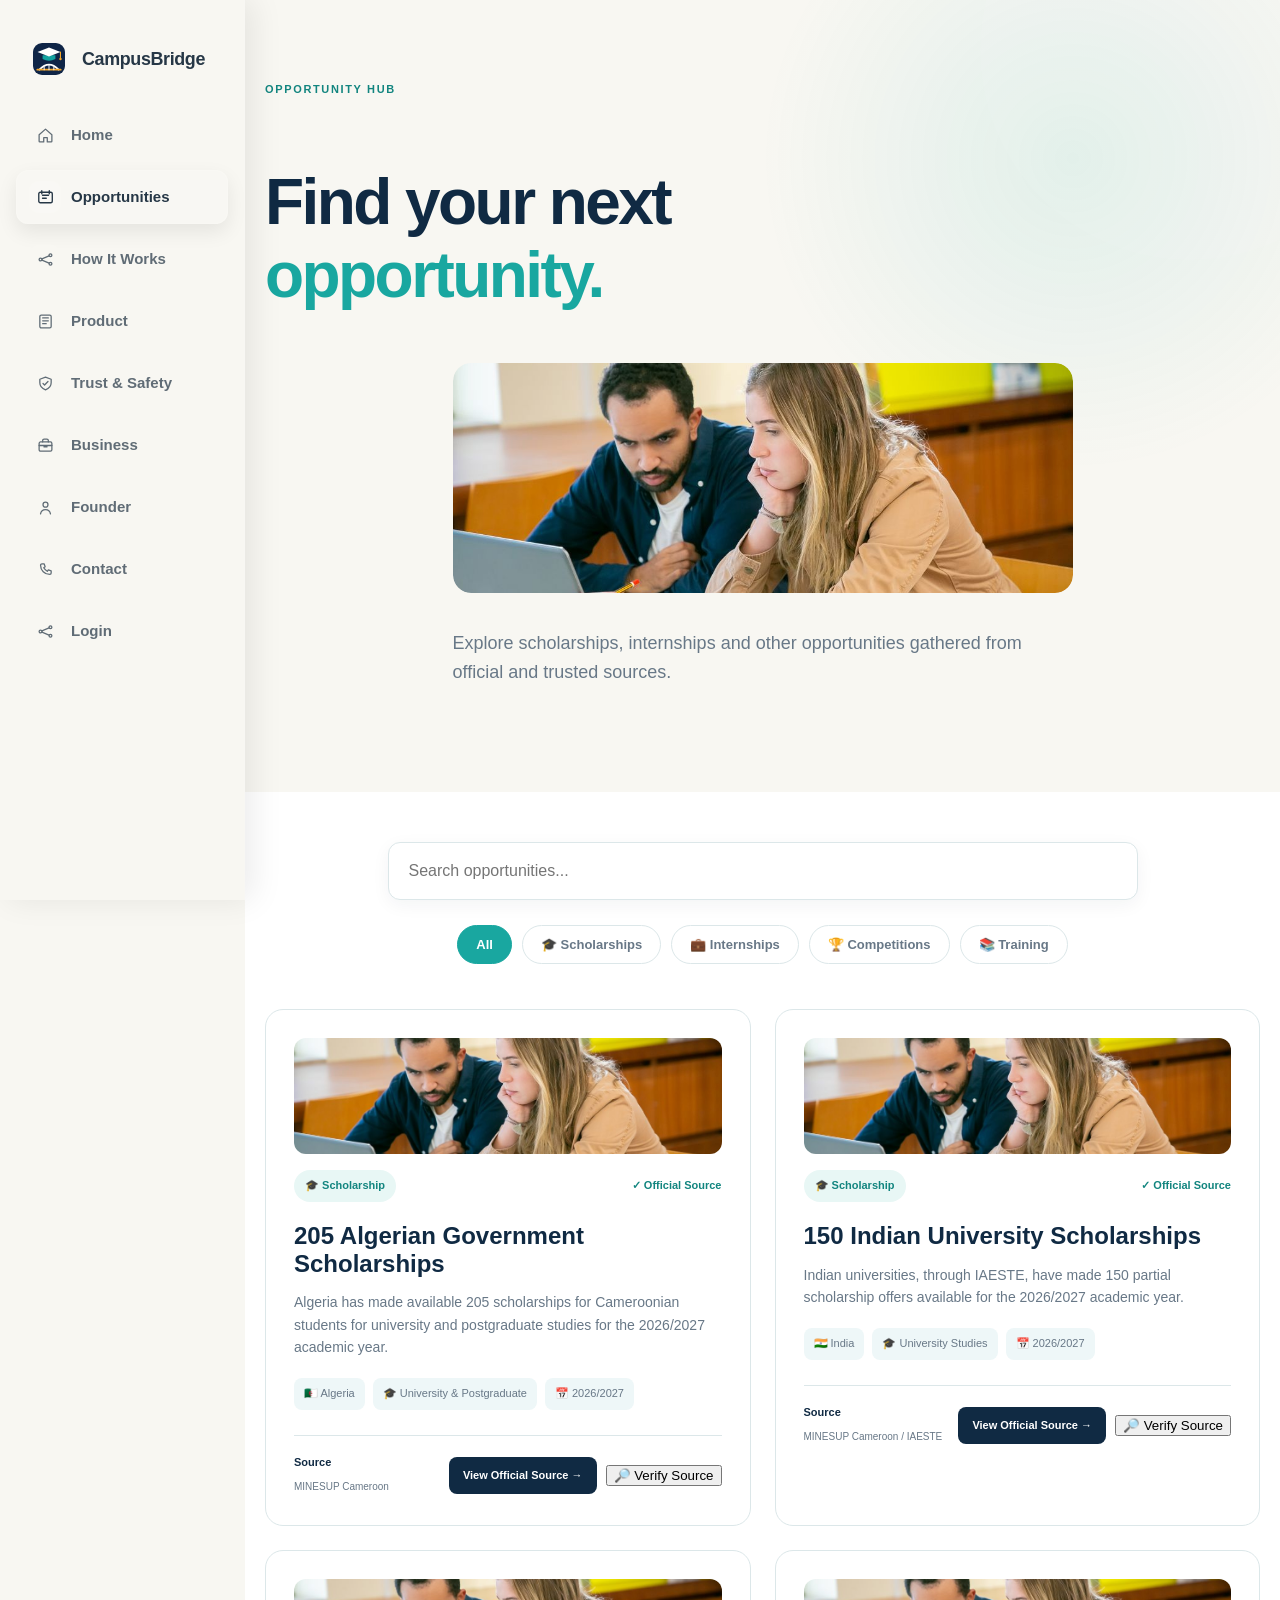
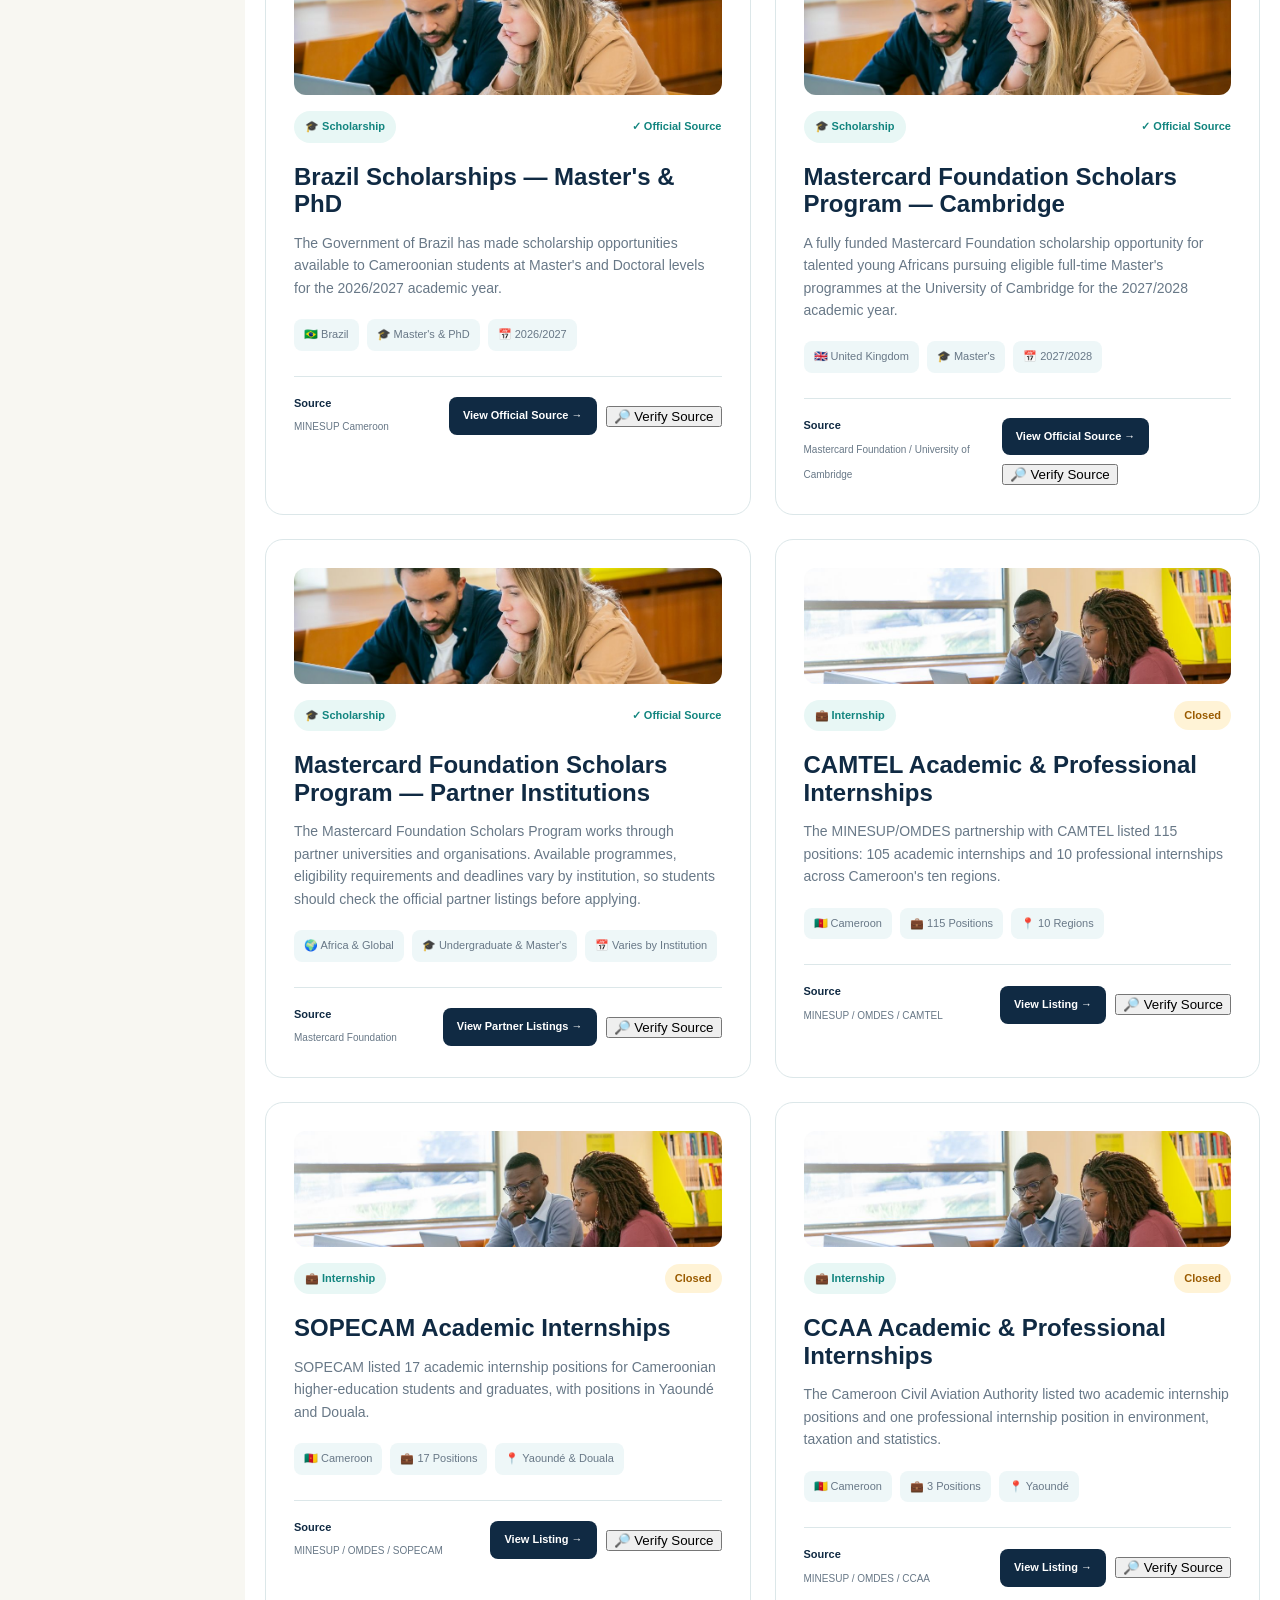
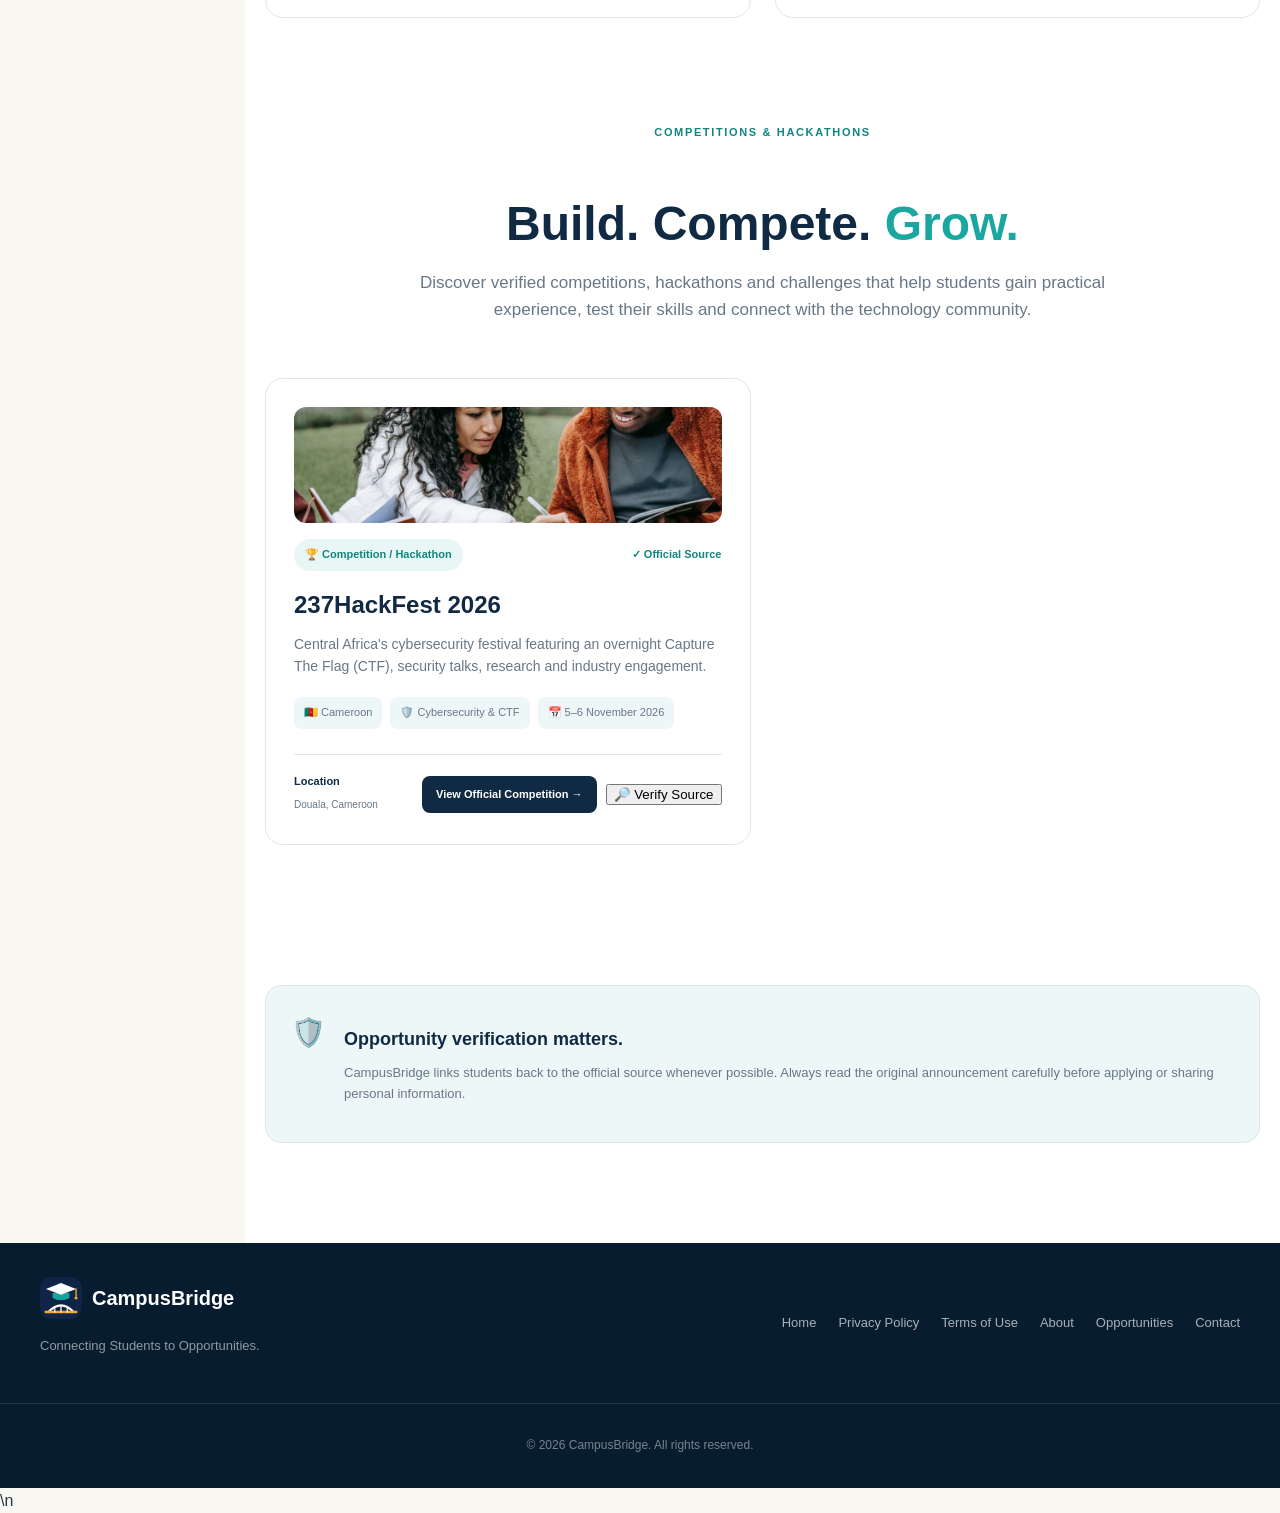
<file: opportunities.html>
<!DOCTYPE html>
<html lang="en">

<head>
    <meta charset="UTF-8">
    <meta name="viewport" content="width=device-width, initial-scale=1.0">

    <title>Opportunities | CampusBridge</title>

    <meta name="description"
          content="Discover verified scholarships, internships and other opportunities for students through CampusBridge.">

    <link rel="stylesheet" href="style.css">
</head>

<body>

<div class="public-shell">
    <aside class="public-sidebar">
        <a href="index.html" class="public-brand">
            <img src="campusbridge-logo.svg"
                 alt="CampusBridge logo"
                 class="public-brand-logo">
            <span>CampusBridge</span>
        </a>

        <button class="public-mobile-menu-toggle"
                type="button"
                aria-expanded="false"
                aria-label="Open navigation menu">
            <span></span><span></span><span></span>
        </button>

        <nav class="public-sidebar-nav" aria-label="Main navigation">
            <a href="index.html" class="public-sidebar-link">
                <span class="public-sidebar-icon"><svg viewBox="0 0 24 24" aria-hidden="true"><path d="M3 10.8 12 3l9 7.8v9.2a1 1 0 0 1-1 1h-5.5v-6h-5v6H4a1 1 0 0 1-1-1z"/></svg></span>
                <span>Home</span>
            </a>

            <a href="opportunities.html" class="public-sidebar-link active">
                <span class="public-sidebar-icon"><svg viewBox="0 0 24 24" aria-hidden="true"><rect x="3" y="5" width="18" height="14" rx="2"/><path d="M8 9h8M8 13h5M7 3v4M17 3v4"/></svg></span>
                <span>Opportunities</span>
            </a>

            <a href="how-it-works.html" class="public-sidebar-link">
                <span class="public-sidebar-icon"><svg viewBox="0 0 24 24" aria-hidden="true"><circle cx="5" cy="12" r="2"/><circle cx="19" cy="6" r="2"/><circle cx="19" cy="18" r="2"/><path d="M7 11l10-4M7 13l10 4"/></svg></span>
                <span>How It Works</span>
            </a>

            <a href="product.html" class="public-sidebar-link">
                <span class="public-sidebar-icon"><svg viewBox="0 0 24 24" aria-hidden="true"><rect x="4" y="3" width="16" height="18" rx="2"/><path d="M8 7h8M8 11h8M8 15h5"/></svg></span>
                <span>Product</span>
            </a>

            <a href="trust.html" class="public-sidebar-link">
                <span class="public-sidebar-icon"><svg viewBox="0 0 24 24" aria-hidden="true"><path d="M12 3 20 6v5c0 5-3.3 8.2-8 10-4.7-1.8-8-5-8-10V6z"/><path d="m8.5 12 2.2 2.2 4.8-5"/></svg></span>
                <span>Trust &amp; Safety</span>
            </a>

            <a href="business.html" class="public-sidebar-link">
                <span class="public-sidebar-icon"><svg viewBox="0 0 24 24" aria-hidden="true"><rect x="3" y="7" width="18" height="13" rx="2"/><path d="M8 7V5a2 2 0 0 1 2-2h4a2 2 0 0 1 2 2v2M3 12h18M10 12v2h4v-2"/></svg></span>
                <span>Business</span>
            </a>

            <a href="about.html" class="public-sidebar-link">
                <span class="public-sidebar-icon"><svg viewBox="0 0 24 24" aria-hidden="true"><circle cx="12" cy="8" r="3.5"/><path d="M5 21c.7-4 3-6 7-6s6.3 2 7 6"/></svg></span>
                <span>Founder</span>
            </a>

            <a href="contact.html" class="public-sidebar-link">
                <span class="public-sidebar-icon"><svg viewBox="0 0 24 24" aria-hidden="true"><path d="M7 4h3l1.5 4-2 1.5a14 14 0 0 0 5 5l1.5-2 4 1.5v3c0 1.1-.9 2-2 2C10.8 19 5 13.2 5 6c0-1.1.9-2 2-2z"/></svg></span>
                <span>Contact</span>
            </a>
        <a href="login.html" class="public-login-link">
                <span class="public-sidebar-icon"><svg viewBox="0 0 24 24" aria-hidden="true"><circle cx="5" cy="12" r="2"/><circle cx="19" cy="6" r="2"/><circle cx="19" cy="18" r="2"/><path d="M7 11l10-4M7 13l10 4"/></svg></span>
                <span>Login</span>
            </a>
            </nav>
    </aside>

    <div class="public-main">



<main>

    <!-- PAGE HERO -->
    <section class="opportunities-page-hero">

        <div class="container">

            <span class="eyebrow">
                OPPORTUNITY HUB
            </span>

            <h1>
                Find your next
                <span>opportunity.</span>
            </h1>
<div class="cb-page-feature-visual cb-opportunities-hero-visual">
<div class="cb-page-feature-visual"><img src="assets/images/students-learning.jpg" alt="Students exploring learning opportunities" loading="lazy"></div>


            <p>
                Explore scholarships, internships and other opportunities
                gathered from official and trusted sources.
            </p>

        </div>

    </section>


    <!-- SEARCH AND FILTERS -->
    <section class="opportunity-browser">

        <div class="container">

            <div class="search-box">

                <input
                    type="search"
                    placeholder="Search opportunities..."
                    aria-label="Search opportunities">

            </div>


            <div class="filters">

                <button class="filter active">
                    All
                </button>

                <button class="filter">
                    🎓 Scholarships
                </button>

                <button class="filter">
                    💼 Internships
                </button>

                <button class="filter">
                    🏆 Competitions
                </button>

                <button class="filter">
                    📚 Training
                </button>

            </div>


            <!-- OPPORTUNITY LIST -->
            <div class="live-opportunities">


                <!-- ALGERIA SCHOLARSHIP -->
                <article
                    class="listing-card opportunity-clickable"
                    data-details-url="opportunity-details.html?title=205%20Algerian%20Government%20Scholarships&description=Algeria%20has%20made%20available%20205%20scholarships%20for%20Cameroonian%20students%20for%20university%20and%20postgraduate%20studies%20for%20the%202026%2F2027%20academic%20year.&category=🎓%20Scholarship&location=🇩🇿%20Algeria&level=🎓%20University%20%26%20Postgraduate&date=📅%202026%2F2027&source=MINESUP%20Cameroon&sourceUrl=https%3A%2F%2Fwww.minesup.gov.cm%2Findex.php%2F2026%2F08%2F13%2F">
<div class="cb-opportunity-thumb cb-opportunity-thumb-scholarship"><img src="assets/images/students-learning.jpg" alt="Students learning together" loading="lazy"></div>


                    <div class="listing-top">

                        <span class="listing-category scholarship">
                            🎓 Scholarship
                        </span>

                        <span class="verified">
                            ✓ Official Source
                        </span>

                    </div>

                    <h2>
                        205 Algerian Government Scholarships
                    </h2>

                    <p class="listing-description">
                        Algeria has made available 205 scholarships for
                        Cameroonian students for university and
                        postgraduate studies for the 2026/2027 academic year.
                    </p>

                    <div class="listing-meta">

                        <span>🇩🇿 Algeria</span>

                        <span>🎓 University & Postgraduate</span>

                        <span>📅 2026/2027</span>

                    </div>

                    <div class="listing-footer">

                        <div class="source">
                            <strong>Source</strong>
                            <small>MINESUP Cameroon</small>
                        </div>

                        <div class="listing-actions">

                            <a
                                href="https://www.minesup.gov.cm/index.php/2026/08/13/"
                                target="_blank"
                                rel="noopener noreferrer"
                                class="listing-button">
                                View Official Source →
                            </a>

                            <button
                                type="button"
                                class="verify-button"
                                data-source="https://www.minesup.gov.cm/index.php/2026/08/13/">
                                🔎 Verify Source
                            </button>

                        </div>

                    </div>

                </article>


                <!-- INDIA SCHOLARSHIP -->
                <article class="listing-card opportunity-clickable" data-details-url="opportunity-details.html?title=150%20Indian%20University%20Scholarships&description=Indian%20universities%2C%20through%20IAESTE%2C%20have%20made%20150%20partial%20scholarship%20offers%20available%20for%20the%202026%2F2027%20academic%20year.&category=🎓%20Scholarship&location=🇮🇳%20India&level=🎓%20University%20Studies&date=📅%202026%2F2027&source=MINESUP%20Cameroon%20%2F%20IAESTE&sourceUrl=https%3A%2F%2Fwww.minesup.gov.cm%2Findex.php%2F2026%2F06%2F05%2Fcommunique-de-presse-press-release-3%2F">
<div class="cb-opportunity-thumb cb-opportunity-thumb-scholarship"><img src="assets/images/students-learning.jpg" alt="Students learning together" loading="lazy"></div>


                    <div class="listing-top">

                        <span class="listing-category scholarship">
                            🎓 Scholarship
                        </span>

                        <span class="verified">
                            ✓ Official Source
                        </span>

                    </div>

                    <h2>
                        150 Indian University Scholarships
                    </h2>

                    <p class="listing-description">
                        Indian universities, through IAESTE, have made
                        150 partial scholarship offers available for the
                        2026/2027 academic year.
                    </p>

                    <div class="listing-meta">

                        <span>🇮🇳 India</span>

                        <span>🎓 University Studies</span>

                        <span>📅 2026/2027</span>

                    </div>

                    <div class="listing-footer">

                        <div class="source">
                            <strong>Source</strong>
                            <small>MINESUP Cameroon / IAESTE</small>
                        </div>

                        <div class="listing-actions">

                            <a
                                href="https://www.minesup.gov.cm/index.php/2026/06/05/communique-de-presse-press-release-3/"
                                target="_blank"
                                rel="noopener noreferrer"
                                class="listing-button">
                                View Official Source →
                            </a>

                            <button
                                type="button"
                                class="verify-button"
                                data-source="https://www.minesup.gov.cm/index.php/2026/06/05/communique-de-presse-press-release-3/">
                                🔎 Verify Source
                            </button>

                        </div>

                    </div>

                </article>


                <!-- BRAZIL SCHOLARSHIP -->
                <article class="listing-card opportunity-clickable" data-details-url="opportunity-details.html?title=Brazil%20Scholarships%20%E2%80%94%20Master%27s%20%26%20PhD&category=🎓%20Scholarship&source=MINESUP%20Cameroon&sourceUrl=https%3A%2F%2Fwww.minesup.gov.cm%2Findex.php%2Fpage%2F4%2F%3Flang%3Den">
<div class="cb-opportunity-thumb cb-opportunity-thumb-scholarship"><img src="assets/images/students-learning.jpg" alt="Students learning together" loading="lazy"></div>


                    <div class="listing-top">

                        <span class="listing-category scholarship">
                            🎓 Scholarship
                        </span>

                        <span class="verified">
                            ✓ Official Source
                        </span>

                    </div>

                    <h2>
                        Brazil Scholarships — Master's & PhD
                    </h2>

                    <p class="listing-description">
                        The Government of Brazil has made scholarship
                        opportunities available to Cameroonian students
                        at Master's and Doctoral levels for the 2026/2027
                        academic year.
                    </p>

                    <div class="listing-meta">

                        <span>🇧🇷 Brazil</span>

                        <span>🎓 Master's & PhD</span>

                        <span>📅 2026/2027</span>

                    </div>

                    <div class="listing-footer">

                        <div class="source">
                            <strong>Source</strong>
                            <small>MINESUP Cameroon</small>
                        </div>

                        <div class="listing-actions">

                            <a
                                href="https://www.minesup.gov.cm/index.php/page/4/?lang=en"
                                target="_blank"
                                rel="noopener noreferrer"
                                class="listing-button">
                                View Official Source →
                            </a>

                            <button
                                type="button"
                                class="verify-button"
                                data-source="https://www.minesup.gov.cm/index.php/page/4/?lang=en">
                                🔎 Verify Source
                            </button>

                        </div>

                    </div>

                </article>


                <!-- MASTERCARD FOUNDATION CAMBRIDGE -->
                <article class="listing-card opportunity-clickable" data-details-url="opportunity-details.html?title=Mastercard%20Foundation%20Scholars%20Program%20%E2%80%94%20Cambridge&category=🎓%20Scholarship&source=University%20of%20Cambridge&sourceUrl=https%3A%2F%2Fwww.mastercardfoundation.fund.cam.ac.uk%2Fnews%2F2027-applications-now-open">
<div class="cb-opportunity-thumb cb-opportunity-thumb-scholarship"><img src="assets/images/students-learning.jpg" alt="Students learning together" loading="lazy"></div>


                    <div class="listing-top">

                        <span class="listing-category scholarship">
                            🎓 Scholarship
                        </span>

                        <span class="verified">
                            ✓ Official Source
                        </span>

                    </div>

                    <h2>
                        Mastercard Foundation Scholars Program — Cambridge
                    </h2>

                    <p class="listing-description">
                        A fully funded Mastercard Foundation scholarship
                        opportunity for talented young Africans pursuing
                        eligible full-time Master's programmes at the
                        University of Cambridge for the 2027/2028 academic year.
                    </p>

                    <div class="listing-meta">

                        <span>🇬🇧 United Kingdom</span>

                        <span>🎓 Master's</span>

                        <span>📅 2027/2028</span>

                    </div>

                    <div class="listing-footer">

                        <div class="source">
                            <strong>Source</strong>
                            <small>Mastercard Foundation / University of Cambridge</small>
                        </div>

                        <div class="listing-actions">

                            <a
                                href="https://www.mastercardfoundation.fund.cam.ac.uk/news/2027-applications-now-open"
                                target="_blank"
                                rel="noopener noreferrer"
                                class="listing-button">
                                View Official Source →
                            </a>

                            <button
                                type="button"
                                class="verify-button"
                                data-source="https://www.mastercardfoundation.fund.cam.ac.uk/news/2027-applications-now-open">
                                🔎 Verify Source
                            </button>

                        </div>

                    </div>

                </article>


                <!-- MASTERCARD FOUNDATION PARTNER INSTITUTIONS -->
                <article class="listing-card opportunity-clickable" data-details-url="opportunity-details.html?title=Mastercard%20Foundation%20Scholars%20Program%20%E2%80%94%20Partner%20Institutions&category=🎓%20Scholarship&source=Mastercard%20Foundation&sourceUrl=https%3A%2F%2Fmastercardfdn.org%2Fen%2Fwhat-we-do%2Four-programs%2Fmastercard-foundation-scholars-program%2Fwhere-to-apply%2F">
<div class="cb-opportunity-thumb cb-opportunity-thumb-scholarship"><img src="assets/images/students-learning.jpg" alt="Students learning together" loading="lazy"></div>


                    <div class="listing-top">

                        <span class="listing-category scholarship">
                            🎓 Scholarship
                        </span>

                        <span class="verified">
                            ✓ Official Source
                        </span>

                    </div>

                    <h2>
                        Mastercard Foundation Scholars Program — Partner Institutions
                    </h2>

                    <p class="listing-description">
                        The Mastercard Foundation Scholars Program works
                        through partner universities and organisations.
                        Available programmes, eligibility requirements and
                        deadlines vary by institution, so students should
                        check the official partner listings before applying.
                    </p>

                    <div class="listing-meta">

                        <span>🌍 Africa & Global</span>

                        <span>🎓 Undergraduate & Master's</span>

                        <span>📅 Varies by Institution</span>

                    </div>

                    <div class="listing-footer">

                        <div class="source">
                            <strong>Source</strong>
                            <small>Mastercard Foundation</small>
                        </div>

                        <div class="listing-actions">

                            <a
                                href="https://mastercardfdn.org/en/what-we-do/our-programs/mastercard-foundation-scholars-program/where-to-apply/"
                                target="_blank"
                                rel="noopener noreferrer"
                                class="listing-button">
                                View Partner Listings →
                            </a>

                            <button
                                type="button"
                                class="verify-button"
                                data-source="https://mastercardfdn.org/en/what-we-do/our-programs/mastercard-foundation-scholars-program/where-to-apply/">
                                🔎 Verify Source
                            </button>

                        </div>

                    </div>

                </article>


                <!-- CAMTEL -->
                <article class="listing-card opportunity-clickable archived" data-details-url="opportunity-details.html?title=CAMTEL%20Academic%20%26%20Professional%20Internships&description=CAMTEL%20offers%20academic%20and%20professional%20internship%20positions%20through%20the%20MINESUP%2FOMDES%20strategic%20partnership%20programme.&category=💼%20Internship&location=🇨🇲%20Cameroon&level=🎓%20Academic%20%26%20Professional&date=📅%202026%2F2027&status=Closed&source=OMDES%20%2F%20CAMTEL&sourceUrl=https%3A%2F%2Fomdes.org%2Fmetiers%2Fstages%2F19%2F">
<div class="cb-opportunity-thumb cb-opportunity-thumb-internship"><img src="assets/images/students-careers.jpg" alt="Students preparing for careers" loading="lazy"></div>


                    <div class="listing-top">

                        <span class="listing-category internship">
                            💼 Internship
                        </span>

                        <span class="status-closed">
                            Closed
                        </span>

                    </div>

                    <h2>
                        CAMTEL Academic & Professional Internships
                    </h2>

                    <p class="listing-description">
                        The MINESUP/OMDES partnership with CAMTEL listed
                        115 positions: 105 academic internships and
                        10 professional internships across Cameroon's
                        ten regions.
                    </p>

                    <div class="listing-meta">

                        <span>🇨🇲 Cameroon</span>

                        <span>💼 115 Positions</span>

                        <span>📍 10 Regions</span>

                    </div>

                    <div class="listing-footer">

                        <div class="source">
                            <strong>Source</strong>
                            <small>MINESUP / OMDES / CAMTEL</small>
                        </div>

                        <div class="listing-actions">

                            <a
                                href="https://omdes.org/metiers/stages/19/"
                                target="_blank"
                                rel="noopener noreferrer"
                                class="listing-button">
                                View Listing →
                            </a>

                            <button
                                type="button"
                                class="verify-button"
                                data-source="https://omdes.org/metiers/stages/19/">
                                🔎 Verify Source
                            </button>

                        </div>

                    </div>

                </article>


                <!-- SOPECAM -->
                <article class="listing-card opportunity-clickable archived" data-details-url="opportunity-details.html?title=SOPECAM%20Academic%20Internships&category=💼%20Internship&source=OMDES%20%2F%20SOPECAM&sourceUrl=https%3A%2F%2Fomdes.org%2Fmetiers%2Fstages%2F23%2F">
<div class="cb-opportunity-thumb cb-opportunity-thumb-internship"><img src="assets/images/students-careers.jpg" alt="Students preparing for careers" loading="lazy"></div>


                    <div class="listing-top">

                        <span class="listing-category internship">
                            💼 Internship
                        </span>

                        <span class="status-closed">
                            Closed
                        </span>

                    </div>

                    <h2>
                        SOPECAM Academic Internships
                    </h2>

                    <p class="listing-description">
                        SOPECAM listed 17 academic internship positions
                        for Cameroonian higher-education students and
                        graduates, with positions in Yaoundé and Douala.
                    </p>

                    <div class="listing-meta">

                        <span>🇨🇲 Cameroon</span>

                        <span>💼 17 Positions</span>

                        <span>📍 Yaoundé & Douala</span>

                    </div>

                    <div class="listing-footer">

                        <div class="source">
                            <strong>Source</strong>
                            <small>MINESUP / OMDES / SOPECAM</small>
                        </div>

                        <div class="listing-actions">

                            <a
                                href="https://omdes.org/metiers/stages/23/"
                                target="_blank"
                                rel="noopener noreferrer"
                                class="listing-button">
                                View Listing →
                            </a>

                            <button
                                type="button"
                                class="verify-button"
                                data-source="https://omdes.org/metiers/stages/23/">
                                🔎 Verify Source
                            </button>

                        </div>

                    </div>

                </article>


                <!-- CCAA -->
                <article class="listing-card opportunity-clickable archived" data-details-url="opportunity-details.html?title=CCAA%20Academic%20%26%20Professional%20Internships&category=💼%20Internship&source=OMDES%20%2F%20CCAA&sourceUrl=https%3A%2F%2Fomdes.org%2Fmetiers%2Fstages%2F21%2F">
<div class="cb-opportunity-thumb cb-opportunity-thumb-internship"><img src="assets/images/students-careers.jpg" alt="Students preparing for careers" loading="lazy"></div>


                    <div class="listing-top">

                        <span class="listing-category internship">
                            💼 Internship
                        </span>

                        <span class="status-closed">
                            Closed
                        </span>

                    </div>

                    <h2>
                        CCAA Academic & Professional Internships
                    </h2>

                    <p class="listing-description">
                        The Cameroon Civil Aviation Authority listed
                        two academic internship positions and one
                        professional internship position in environment,
                        taxation and statistics.
                    </p>

                    <div class="listing-meta">

                        <span>🇨🇲 Cameroon</span>

                        <span>💼 3 Positions</span>

                        <span>📍 Yaoundé</span>

                    </div>

                    <div class="listing-footer">

                        <div class="source">
                            <strong>Source</strong>
                            <small>MINESUP / OMDES / CCAA</small>
                        </div>

                        <div class="listing-actions">

                            <a
                                href="https://omdes.org/metiers/stages/21/"
                                target="_blank"
                                rel="noopener noreferrer"
                                class="listing-button">
                                View Listing →
                            </a>

                            <button
                                type="button"
                                class="verify-button"
                                data-source="https://omdes.org/metiers/stages/21/">
                                🔎 Verify Source
                            </button>

                        </div>

                    </div>

                </article>


            </div>


            <div class="opportunity-empty-state" hidden>
                <div class="opportunity-empty-icon">⌕</div>
                <h3>No opportunities found</h3>
                <p>
                    Try a different keyword or choose another opportunity category.
                </p>
            </div>

            <!-- COMPETITIONS & HACKATHONS -->
            <section class="competition-section">

                <div class="section-heading">

                    <span class="eyebrow">
                        COMPETITIONS & HACKATHONS
                    </span>

                    <h2>
                        Build. Compete. <span>Grow.</span>
                    </h2>

                    <p>
                        Discover verified competitions, hackathons and
                        challenges that help students gain practical
                        experience, test their skills and connect with
                        the technology community.
                    </p>

                </div>


                <div class="live-opportunities">

                    <!-- 237 HACKFEST 2026 -->
                    <article class="listing-card opportunity-clickable" data-details-url="opportunity-details.html?title=237HackFest%202026&description=Central%20Africa%27s%20cybersecurity%20festival%20featuring%20an%20overnight%20Capture%20The%20Flag%20%28CTF%29%2C%20security%20talks%2C%20research%20and%20industry%20engagement.&category=🏆%20Competition%20%2F%20Hackathon&location=🇨🇲%20Cameroon&level=🛡%20Cybersecurity%20%26%20CTF&date=📅%205%E2%80%936%20November%202026&source=237HackFest&sourceUrl=https%3A%2F%2F237hackfest.com%2F">
<div class="cb-opportunity-thumb cb-opportunity-thumb-competition"><img src="assets/images/students-collaboration.jpg" alt="Students collaborating" loading="lazy"></div>


                        <div class="listing-top">

                            <span class="listing-category competition">
                                🏆 Competition / Hackathon
                            </span>

                            <span class="verified">
                                ✓ Official Source
                            </span>

                        </div>

                        <h2>
                            237HackFest 2026
                        </h2>

                        <p class="listing-description">
                            Central Africa's cybersecurity festival featuring
                            an overnight Capture The Flag (CTF), security talks,
                            research and industry engagement.
                        </p>

                        <div class="listing-meta">

                            <span>🇨🇲 Cameroon</span>

                            <span>🛡️ Cybersecurity & CTF</span>

                            <span>📅 5–6 November 2026</span>

                        </div>

                        <div class="listing-footer">

                            <div class="source">
                                <strong>Location</strong>
                                <small>Douala, Cameroon</small>
                            </div>

                            <div class="listing-actions">

                                <a
                                    href="https://237hackfest.com/"
                                    target="_blank"
                                    rel="noopener noreferrer"
                                    class="listing-button">
                                    View Official Competition →
                                </a>

                                <button
                                    type="button"
                                    class="verify-button"
                                    data-source="https://237hackfest.com/">
                                    🔎 Verify Source
                                </button>

                            </div>

                        </div>

                    </article>

                </div>

            </section>


            <!-- TRUST NOTICE -->
            <div class="verification-notice">

                <div class="verification-icon">
                    🛡️
                </div>

                <div>

                    <h3>
                        Opportunity verification matters.
                    </h3>

                    <p>
                        CampusBridge links students back to the official
                        source whenever possible. Always read the original
                        announcement carefully before applying or sharing
                        personal information.
                    </p>

                </div>

            </div>

        </div>

    </section>

</main>
    </div>
</div>


<!-- FOOTER -->
<footer>

    <div class="container footer-content">

        <div class="footer-brand">

            <a href="index.html" class="logo">
                <img src="campusbridge-logo.svg" alt="CampusBridge logo" class="logo-image">
                <span>CampusBridge</span>
            </a>

            <p>
                Connecting Students to Opportunities.
            </p>

        </div>


        <div class="footer-links">

            <a href="index.html">Home</a>
            <a href="privacy.html">Privacy Policy</a>
            <a href="terms.html">Terms of Use</a>
            <a href="index.html#about">About</a>
            <a href="opportunities.html">Opportunities</a>
            <a href="index.html#contact">Contact</a>

        </div>

    </div>


    <div class="footer-bottom">

        <p>
            &copy; 2026 CampusBridge. All rights reserved.
        </p>

    </div>

</footer>


<script>
/* Prefer each opportunity provider's website icon; keep the existing photo as fallback. */
document.querySelectorAll(".listing-card").forEach(function (card) {
    const image = card.querySelector(".cb-opportunity-thumb img");
    if (!image) return;

    const fallback = image.getAttribute("src");
    const details = card.getAttribute("data-details-url") || "";
    let source = "";

    try {
        const parsedDetails = new URL(details, window.location.href);
        source = parsedDetails.searchParams.get("sourceUrl") || "";
    } catch (_) {}

    if (!source) {
        const verifyButton = card.querySelector("[data-source]");
        source = verifyButton ? verifyButton.getAttribute("data-source") || "" : "";
    }

    try {
        const host = new URL(source).hostname;
        if (!host) return;
        image.alt = "Website icon for " + host;
        image.classList.add("cb-provider-icon");
        image.onerror = function () {
            image.onerror = null;
            image.classList.remove("cb-provider-icon");
            image.src = fallback;
        };
        image.src = "https://www.google.com/s2/favicons?domain=" +
            encodeURIComponent(host) + "&sz=128";
    } catch (_) {}
});
</script>

<script src="saved-opportunities.js"></script>
<script src="script.js"></script>

</body>
</html>\n
</file>
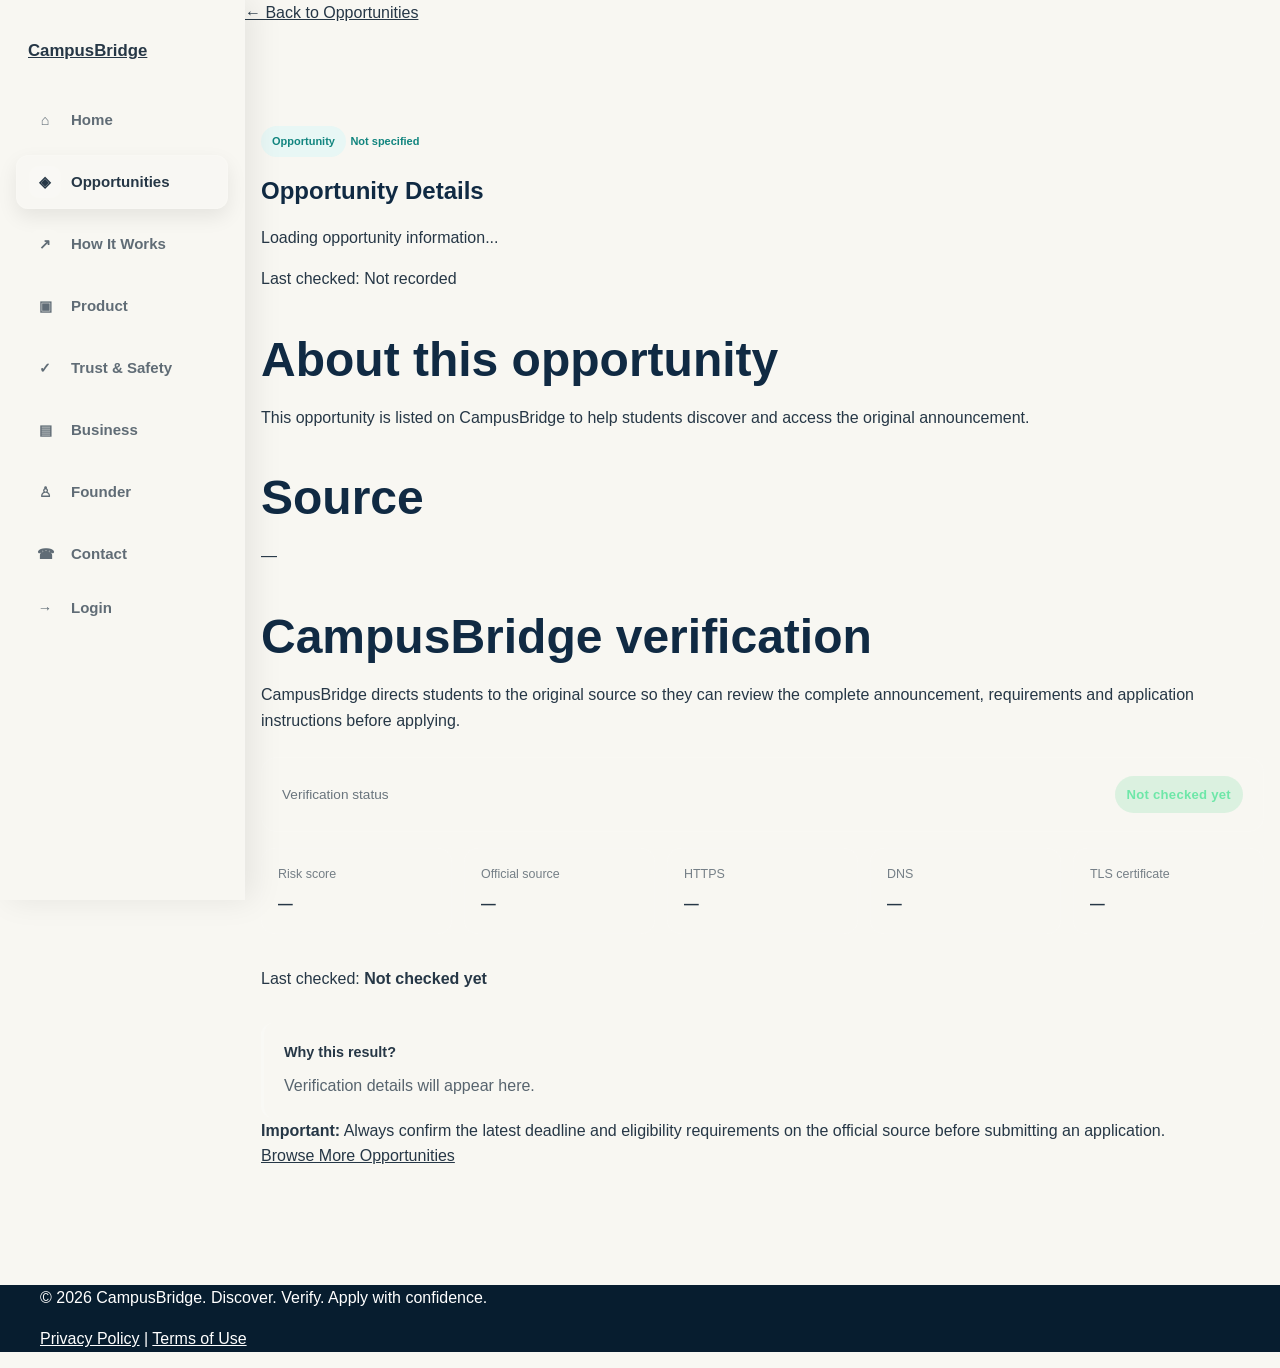
<file: opportunity-details.html>
<!DOCTYPE html>
<html lang="en">
<head>
    <meta charset="UTF-8">
    <meta name="viewport" content="width=device-width, initial-scale=1.0">

    <title>Opportunity Details | CampusBridge</title>

    <link rel="stylesheet" href="style.css">
</head>

<body>

<div class="public-shell">

    <aside class="public-sidebar">

        <div class="public-brand">
            <a href="index.html">
                CampusBridge
            </a>
        </div>

        <nav class="public-sidebar-nav">

            <a href="index.html" class="public-sidebar-link">
                <span class="public-sidebar-icon">⌂</span>
                <span>Home</span>
            </a>

            <a href="opportunities.html" class="public-sidebar-link active">
                <span class="public-sidebar-icon">◈</span>
                <span>Opportunities</span>
            </a>

            <a href="how-it-works.html" class="public-sidebar-link">
                <span class="public-sidebar-icon">↗</span>
                <span>How It Works</span>
            </a>

            <a href="product.html" class="public-sidebar-link">
                <span class="public-sidebar-icon">▣</span>
                <span>Product</span>
            </a>

            <a href="trust.html" class="public-sidebar-link">
                <span class="public-sidebar-icon">✓</span>
                <span>Trust & Safety</span>
            </a>

            <a href="business.html" class="public-sidebar-link">
                <span class="public-sidebar-icon">▤</span>
                <span>Business</span>
            </a>

            <a href="about.html" class="public-sidebar-link">
                <span class="public-sidebar-icon">♙</span>
                <span>Founder</span>
            </a>

            <a href="contact.html" class="public-sidebar-link">
                <span class="public-sidebar-icon">☎</span>
                <span>Contact</span>
            </a>

        </nav>

        <a href="login.html" class="public-login-link">
            <span class="public-sidebar-icon">→</span>
            <span>Login</span>
        </a>

    </aside>


    <main class="public-main opportunity-details-page">

        <a href="opportunities.html" class="opportunity-back-link">
            ← Back to Opportunities
        </a>

        <section class="opportunity-details-card">

            <div class="opportunity-details-top">

                <span id="detail-category" class="listing-category">
                    Opportunity
                </span>

                <span id="detail-status" class="verified">
                    ✓ Official Source
                </span>

            </div>

            <h1 id="detail-title">
                Opportunity Details
            </h1>

            <p id="detail-description" class="opportunity-details-description">
                Loading opportunity information...
            </p>

            <div id="detail-meta" class="opportunity-details-meta">
            </div>


            <div class="opportunity-details-section">

                <h2>About this opportunity</h2>

                <p id="detail-about">
                    This opportunity is listed on CampusBridge to help students
                    discover and access the original announcement.
                </p>

            </div>


            <div class="opportunity-details-section">

                <h2>Source</h2>

                <p id="detail-source">
                    —
                </p>

            </div>


            <div id="campusbridge-verification" class="opportunity-details-section verification-section">

                <h2>CampusBridge verification</h2>

                <p>
                    CampusBridge directs students to the original source so they
                    can review the complete announcement, requirements and
                    application instructions before applying.
                </p>

                <div class="verification-results" id="verification-results">

                    <div class="verification-status-card">
                        <span class="verification-status-label">
                            Verification status
                        </span>
                        <strong id="verification-risk-level">
                            Not checked yet
                        </strong>
                    </div>

                    <div class="verification-result-grid">

                        <div class="verification-result-item">
                            <span>Risk score</span>
                            <strong id="verification-risk-score">—</strong>
                        </div>

                        <div class="verification-result-item">
                            <span>Official source</span>
                            <strong id="verification-source-check">—</strong>
                        </div>

                        <div class="verification-result-item">
                            <span>HTTPS</span>
                            <strong id="verification-https">—</strong>
                        </div>

                        <div class="verification-result-item">
                            <span>DNS</span>
                            <strong id="verification-dns">—</strong>
                        </div>

                        <div class="verification-result-item">
                            <span>TLS certificate</span>
                            <strong id="verification-tls">—</strong>
                        </div>

                    </div>

                    <p class="verification-last-checked">
                        Last checked:
                        <strong id="verification-last-checked">Not checked yet</strong>
                    </p>

                    <div class="verification-findings">
                        <strong>Why this result?</strong>
                        <p id="verification-findings-text">
                            Verification details will appear here.
                        </p>
                    </div>

                </div>


                <div class="verification-note">
                    <strong>Important:</strong>
                    Always confirm the latest deadline and eligibility
                    requirements on the official source before submitting an
                    application.
                </div>

            </div>


            <div class="opportunity-details-actions">

                <a
                    id="detail-source-button"
                    href="#"
                    target="_blank"
                    rel="noopener noreferrer"
                    class="listing-button">
                    View Official Source →
                </a>

                <a
                    href="opportunities.html"
                    class="details-secondary-button">
                    Browse More Opportunities
                </a>

            </div>

        </section>

    </main>

</div>


<script>

document.addEventListener("DOMContentLoaded", () => {

    const params = new URLSearchParams(window.location.search);

    const title = params.get("title");
    const description = params.get("description");
    const category = params.get("category");
    const location = params.get("location");
    const level = params.get("level");
    const date = params.get("date");
    const source = params.get("source");
    const sourceUrl = params.get("sourceUrl");
    const verification = params.get("verification");
    const opportunityStatus = params.get("status") || "Not specified";

    const statusElement = document.getElementById("detail-status");
    statusElement.textContent = opportunityStatus;
    statusElement.className =
        opportunityStatus === "Closed" ? "status-closed" : "verified";

    if (verification === "1") {

        const riskLevel =
            document.getElementById("verification-risk-level");

        const riskScore =
            document.getElementById("verification-risk-score");

        const sourceCheck =
            document.getElementById("verification-source-check");

        const httpsCheck =
            document.getElementById("verification-https");

        const dnsCheck =
            document.getElementById("verification-dns");

        const tlsCheck =
            document.getElementById("verification-tls");

        const findingsText =
            document.getElementById("verification-findings-text");

        const lastChecked =
            document.getElementById("verification-last-checked");

        if (riskLevel) {
            riskLevel.textContent = "Checking source...";
        }

        if (findingsText) {
            findingsText.textContent =
                "CampusBridge is checking the source URL.";
        }

        if (sourceUrl) {

            fetch(
                "https://campusbridge-backend-production-4b21.up.railway.app/api/verify",
                {
                    method: "POST",
                    headers: {
                        "Content-Type": "application/json"
                    },
                    body: JSON.stringify({
                        url: sourceUrl,
                        organization: source && /^MINESUP\b/i.test(source.trim())
                            ? "MINESUP"
                            : source && /^OMDES\s*\//i.test(source.trim())
                                ? "OMDES"
                                : source || null
                    })
                }
            )
            .then(async response => {

                const result =
                    await response.json();

                if (!response.ok) {
                    throw new Error(
                        result.error ||
                        "Verification request failed."
                    );
                }

                return result;

            })
            .then(result => {

                if (lastChecked) {
                    lastChecked.textContent =
                        new Date().toLocaleString();
                }

                const level =
                    String(
                        result.risk_level || "UNKNOWN"
                    ).toUpperCase();

                if (riskLevel) {
                    riskLevel.textContent =
                        `Risk: ${level}`;
                }

                if (riskScore) {
                    riskScore.textContent =
                        `${result.risk_score ?? "—"}/100`;
                }

                if (sourceCheck) {
                    sourceCheck.textContent =
                        result.source_verified === true
                            ? "Confirmed"
                            : "Not confirmed";
                }

                if (httpsCheck) {
                    httpsCheck.textContent =
                        result.https === true
                            ? "Enabled"
                            : "Not enabled";
                }

                if (dnsCheck) {
                    const tlsDns =
                        result.tls_dns || {};

                    dnsCheck.textContent =
                        tlsDns.dns_resolved === true
                            ? "Valid"
                            : "Not confirmed";
                }

                if (tlsCheck) {
                    const tlsDns =
                        result.tls_dns || {};

                    tlsCheck.textContent =
                        tlsDns.tls && tlsDns.tls.expired === false
                            ? "Valid"
                            : "Not confirmed";
                }

                if (findingsText) {

                    const findings =
                        Array.isArray(result.findings)
                            ? result.findings
                            : [];

                    findingsText.textContent =
                        findings.length
                            ? findings.join(" ")
                            : "No additional findings were reported.";
                }

            })
            .catch(error => {

                if (riskLevel) {
                    riskLevel.textContent =
                        "Verification unavailable";
                }

                if (findingsText) {
                    findingsText.textContent =
                        error.message ||
                        "CampusBridge could not complete verification.";
                }

            });

        }

        setTimeout(() => {

            const verificationSection =
                document.getElementById(
                    "campusbridge-verification"
                );

            if (verificationSection) {

                verificationSection.scrollIntoView({
                    behavior: "smooth",
                    block: "start"
                });

            }

        }, 150);

    }

    if (title) {
        document.getElementById("detail-title").textContent = title;
        document.title = `${title} | CampusBridge`;
    }

    if (description) {
        document.getElementById("detail-description").textContent =
            description;

        document.getElementById("detail-about").textContent =
            description;
    }

    if (category) {
        document.getElementById("detail-category").textContent =
            category;
    }

    if (source) {
        document.getElementById("detail-source").textContent =
            source;
    }

    const meta = document.getElementById("detail-meta");

    const metaItems = [
        location,
        level,
        date ? `Listing period: ${date.replace(/^📅\s*/, "")}` : null,
        "Last checked: Not recorded"
    ].filter(Boolean);

    meta.innerHTML = "";
    metaItems.forEach(item => {
        const span = document.createElement("span");
        span.textContent = item;
        meta.appendChild(span);
    });

    const sourceButton =
        document.getElementById("detail-source-button");

    if (sourceUrl) {
        sourceButton.href = sourceUrl;
    } else {
        sourceButton.style.display = "none";
    }

});

</script>


<footer class="site-footer">
    <div class="container">
        <p>&copy; 2026 CampusBridge. Discover. Verify. Apply with confidence.</p>
        <p><a href="privacy.html">Privacy Policy</a> | <a href="terms.html">Terms of Use</a></p>
    </div>
</footer>

</body>
</html>
</file>
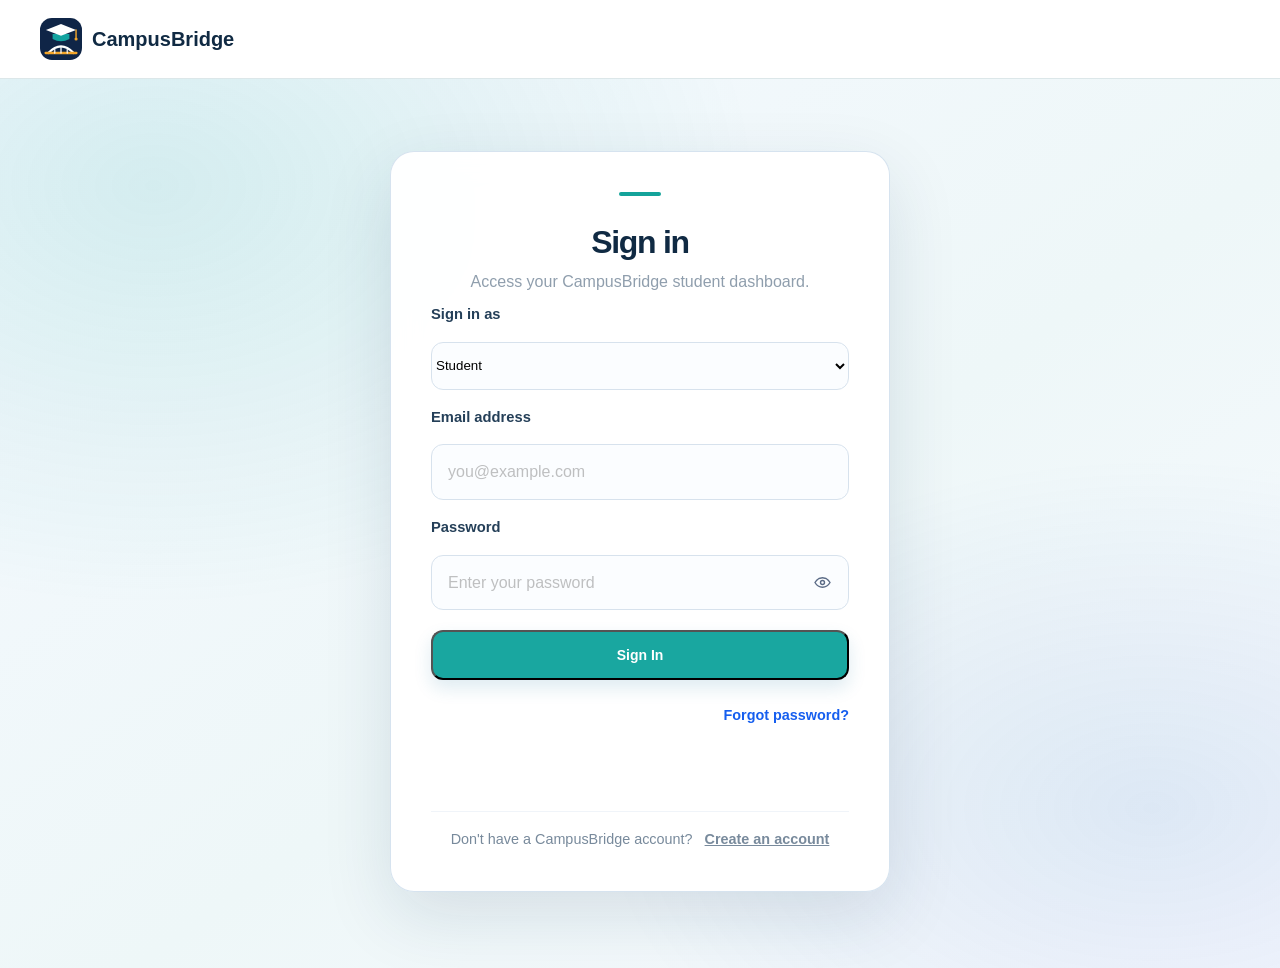
<file: organization-dashboard.html>
<!DOCTYPE html>
<html lang="en">
<head>
<meta charset="UTF-8">
<meta name="viewport" content="width=device-width, initial-scale=1.0">
<title>Organization Dashboard | CampusBridge</title>
<style>
:root{--navy:#102a43;--blue:#1769aa;--pale:#f3f7fb;--muted:#61758a;--line:#e2eaf2;--green:#16794b}
*{box-sizing:border-box}body{margin:0;background:var(--pale);color:var(--navy);font:15px/1.5 Arial,sans-serif}
.layout{min-height:100vh;display:flex}.sidebar{width:235px;background:white;border-right:1px solid var(--line);padding:26px 18px;flex-shrink:0}
.brand{font-weight:800;font-size:21px;color:var(--navy);margin:0 0 5px}.tagline{color:var(--muted);font-size:12px;margin-bottom:32px}
.nav-label{font-size:11px;color:var(--muted);text-transform:uppercase;letter-spacing:1px;margin:20px 10px 8px}
.nav{display:block;padding:11px 12px;margin:4px 0;border-radius:9px;color:#344e65;text-decoration:none}
.nav.active,.nav:hover{background:#eaf3fc;color:var(--blue);font-weight:700}
.main{flex:1;min-width:0;padding:32px;max-width:1400px;margin:0 auto}
.top{display:flex;justify-content:space-between;align-items:center;gap:16px;flex-wrap:wrap;margin-bottom:25px}
h1{font-size:27px;margin:0 0 4px}.muted{color:var(--muted)}h2{font-size:18px;margin:0 0 16px}
.grid{display:grid;grid-template-columns:repeat(4,minmax(0,1fr));gap:15px;margin-bottom:24px}
.card{background:white;border:1px solid var(--line);border-radius:14px;padding:20px;min-width:0}
.metric{font-size:28px;font-weight:800;margin-top:8px}.metric-label{font-size:13px;color:var(--muted)}
.columns{display:grid;grid-template-columns:minmax(0,1.2fr) minmax(280px,.8fr);gap:20px;align-items:start}
label{display:block;font-size:13px;font-weight:700;margin:13px 0 6px}
input,select,textarea{width:100%;padding:11px 12px;border:1px solid #ccd8e4;border-radius:8px;background:#fff;font:inherit;color:var(--navy)}
textarea{min-height:100px;resize:vertical}.btn{border:0;border-radius:8px;background:var(--blue);color:white;padding:11px 16px;font-weight:700;cursor:pointer}
.btn:disabled{opacity:.55;cursor:wait}.btn-light{background:#eaf3fc;color:var(--blue)}
.notice{padding:11px 13px;border-radius:9px;background:#f0f5fa;color:#344e65;margin:12px 0;overflow-wrap:anywhere}
.notice.error{background:#fff0ef;color:#a52822}.notice.success{background:#eaf8f0;color:var(--green)}
.list{display:grid;gap:12px}.submission{border:1px solid var(--line);border-radius:10px;padding:14px}
.submission h3{font-size:16px;margin:0 0 6px;overflow-wrap:anywhere}.submission p{margin:5px 0;color:var(--muted);font-size:13px;overflow-wrap:anywhere}
.pill{display:inline-block;border-radius:20px;padding:4px 9px;background:#edf2f7;font-size:11px;font-weight:700;text-transform:capitalize}
.pill.approved{background:#e4f6eb;color:#16794b}.pill.rejected{background:#fff0ef;color:#a52822}.pill.pending{background:#fff5db;color:#8a5a00}
a{color:var(--blue)}.empty{padding:18px;border:1px dashed #cbd7e3;border-radius:10px;color:var(--muted)}
@media(max-width:900px){.grid{grid-template-columns:repeat(2,minmax(0,1fr))}.columns{grid-template-columns:1fr}}
@media(max-width:600px){.layout{display:block}.sidebar{width:100%;padding:18px;border-right:0;border-bottom:1px solid var(--line)}.tagline{margin-bottom:12px}.nav-label{margin-top:10px}.main{padding:20px 14px}.grid{gap:9px}.card{padding:14px}.metric{font-size:24px}}
</style>
</head>
<body>
<div class="layout">
<aside class="sidebar">
  <p class="brand">CampusBridge</p>
  <p class="tagline">Connecting Students to Opportunities</p>
  <div class="nav-label">Workspace</div>
  <a class="nav active" href="#overview">▦ &nbsp; Overview</a>
  <a class="nav" href="#submit">＋ &nbsp; Submit opportunity</a>
  <a class="nav" href="#submissions">▤ &nbsp; My submissions</a>
  <div class="nav-label">Platform</div>
  <a class="nav" href="index.html">⌂ &nbsp; Public website</a>
  <a class="nav" href="index.html#trust-and-safety">✓ &nbsp; Trust &amp; Safety</a>
  <a class="nav" href="login.html" id="logout">↪ &nbsp; Sign in</a>
</aside>
<main class="main">
  <header class="top">
    <div><h1>Organization dashboard</h1><div class="muted" id="org-name">Loading organization profile…</div></div>
    <span class="pill pending" id="verification-status">Verification pending</span>
  </header>
  <div id="message" class="notice" role="status" hidden></div>
  <section id="overview">
    <div class="grid">
      <div class="card"><div class="metric-label">All submissions</div><div class="metric" id="count-all">—</div></div>
      <div class="card"><div class="metric-label">Pending review</div><div class="metric" id="count-pending">—</div></div>
      <div class="card"><div class="metric-label">Approved</div><div class="metric" id="count-approved">—</div></div>
      <div class="card"><div class="metric-label">Rejected</div><div class="metric" id="count-rejected">—</div></div>
    </div>
  </section>
  <div class="columns">
    <section class="card" id="submit">
      <h2>Submit an opportunity</h2>
      <p class="muted">Submissions remain pending until reviewed. Only approved opportunities appear in the public listings.</p>
      <form id="opportunity-form">
        <label for="title">Opportunity title *</label><input id="title" name="title" required maxlength="200">
        <label for="category">Category *</label>
        <select id="category" name="category" required>
          <option value="">Select a category</option><option>Scholarship</option><option>Internship</option><option>Part-time job</option><option>Competition</option><option>Training</option><option>Fellowship</option><option>Other</option>
        </select>
        <label for="description">Description *</label><textarea id="description" name="description" required maxlength="10000"></textarea>
        <label for="source_url">Official source URL *</label><input id="source_url" name="source_url" type="url" placeholder="https://example.org/opportunity" required>
        <label for="location">Location</label><input id="location" name="location" placeholder="e.g. Cameroon or Remote">
        <label for="deadline">Application deadline</label><input id="deadline" name="deadline" type="date">
        <button class="btn" type="submit" id="submit-button" style="margin-top:18px">Submit for review</button>
      </form>
    </section>
    <section class="card" id="submissions">
      <h2>My submissions</h2>
      <p class="muted">Review status is shown for each opportunity submitted by your account.</p>
      <div id="submission-list" class="list"><div class="empty">Loading your submissions…</div></div>
      <button class="btn btn-light" id="refresh" type="button" style="margin-top:15px">Refresh submissions</button>
    </section>
  </div>
</main>
</div>
<script src="organization-dashboard.js"></script>
</body>
</html>
</file>
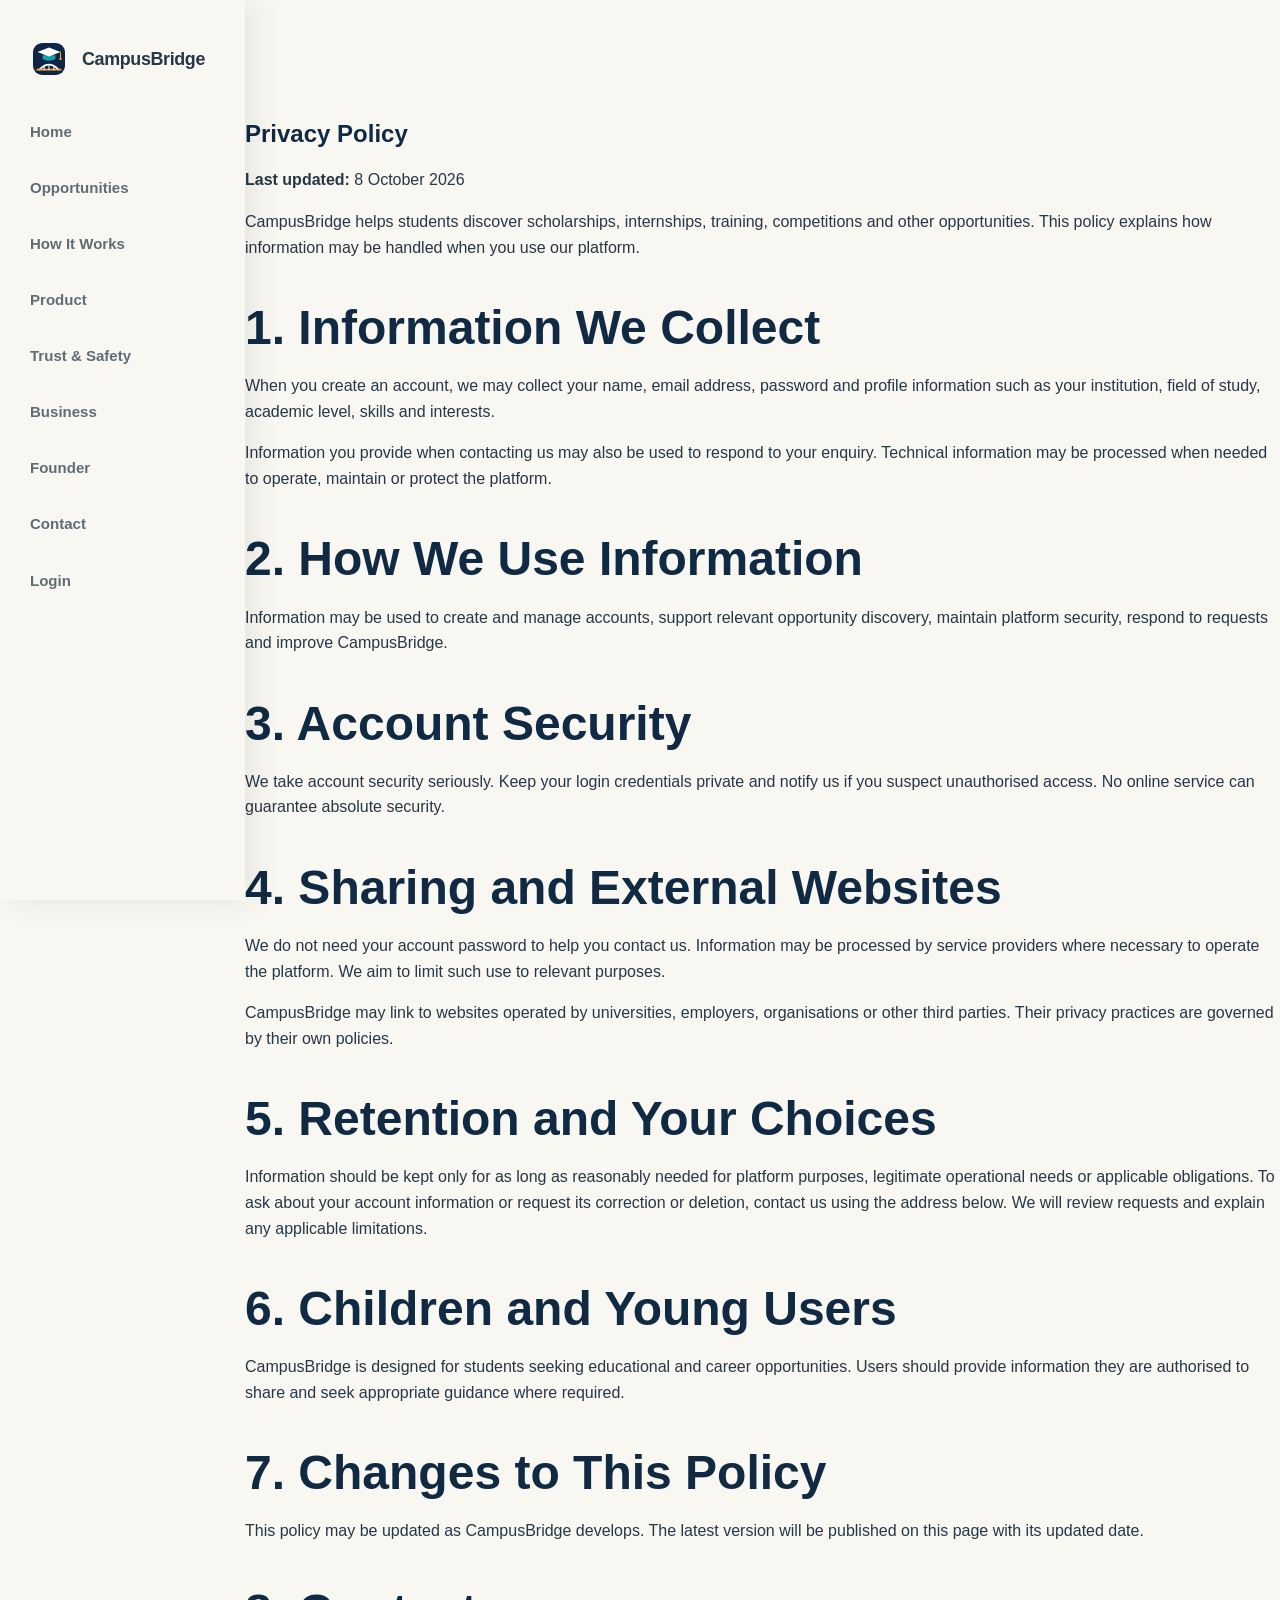
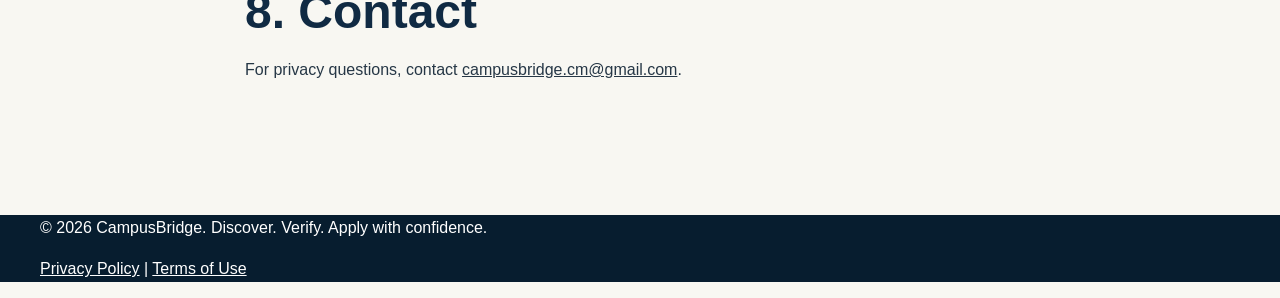
<file: privacy.html>
<!DOCTYPE html>
<html lang="en">
<head>
    <meta charset="UTF-8">
    <meta name="viewport" content="width=device-width, initial-scale=1.0">
    <meta name="description" content="Learn how CampusBridge handles account information and protects user privacy.">
    <title>Privacy Policy | CampusBridge</title>
    <link rel="stylesheet" href="style.css">
</head>
<body>
<div class="public-shell">
    <aside class="public-sidebar">
        <a href="index.html" class="public-brand">
            <img src="campusbridge-logo.svg" alt="CampusBridge logo" class="public-brand-logo">
            <span>CampusBridge</span>
        </a>
        <button class="public-mobile-menu-toggle" type="button"
                aria-expanded="false" aria-label="Open navigation menu">
            <span></span><span></span><span></span>
        </button>
        <nav class="public-sidebar-nav" aria-label="Main navigation">
            <a href="index.html" class="public-sidebar-link"><span>Home</span></a>
            <a href="opportunities.html" class="public-sidebar-link"><span>Opportunities</span></a>
            <a href="how-it-works.html" class="public-sidebar-link"><span>How It Works</span></a>
            <a href="product.html" class="public-sidebar-link"><span>Product</span></a>
            <a href="trust.html" class="public-sidebar-link"><span>Trust &amp; Safety</span></a>
            <a href="business.html" class="public-sidebar-link"><span>Business</span></a>
            <a href="about.html" class="public-sidebar-link"><span>Founder</span></a>
            <a href="contact.html" class="public-sidebar-link"><span>Contact</span></a>
            <a href="login.html" class="public-login-link"><span>Login</span></a>
        </nav>
    </aside>

    <main class="container">
        <section class="content-section">
            <h1>Privacy Policy</h1>
            <p><strong>Last updated:</strong> 8 October 2026</p>
            <p>CampusBridge helps students discover scholarships, internships, training, competitions and other opportunities. This policy explains how information may be handled when you use our platform.</p>

            <h2>1. Information We Collect</h2>
            <p>When you create an account, we may collect your name, email address, password and profile information such as your institution, field of study, academic level, skills and interests.</p>
            <p>Information you provide when contacting us may also be used to respond to your enquiry. Technical information may be processed when needed to operate, maintain or protect the platform.</p>

            <h2>2. How We Use Information</h2>
            <p>Information may be used to create and manage accounts, support relevant opportunity discovery, maintain platform security, respond to requests and improve CampusBridge.</p>

            <h2>3. Account Security</h2>
            <p>We take account security seriously. Keep your login credentials private and notify us if you suspect unauthorised access. No online service can guarantee absolute security.</p>

            <h2>4. Sharing and External Websites</h2>
            <p>We do not need your account password to help you contact us. Information may be processed by service providers where necessary to operate the platform. We aim to limit such use to relevant purposes.</p>
            <p>CampusBridge may link to websites operated by universities, employers, organisations or other third parties. Their privacy practices are governed by their own policies.</p>

            <h2>5. Retention and Your Choices</h2>
            <p>Information should be kept only for as long as reasonably needed for platform purposes, legitimate operational needs or applicable obligations. To ask about your account information or request its correction or deletion, contact us using the address below. We will review requests and explain any applicable limitations.</p>

            <h2>6. Children and Young Users</h2>
            <p>CampusBridge is designed for students seeking educational and career opportunities. Users should provide information they are authorised to share and seek appropriate guidance where required.</p>

            <h2>7. Changes to This Policy</h2>
            <p>This policy may be updated as CampusBridge develops. The latest version will be published on this page with its updated date.</p>

            <h2>8. Contact</h2>
            <p>For privacy questions, contact <a href="mailto:campusbridge.cm@gmail.com">campusbridge.cm@gmail.com</a>.</p>
        </section>
    </main>
</div>

<footer class="site-footer">
    <div class="container">
        <p>&copy; 2026 CampusBridge. Discover. Verify. Apply with confidence.</p>
        <p><a href="privacy.html">Privacy Policy</a> | <a href="terms.html">Terms of Use</a></p>
    </div>
</footer>
<script src="script.js" defer></script>
</body>
</html>
</file>
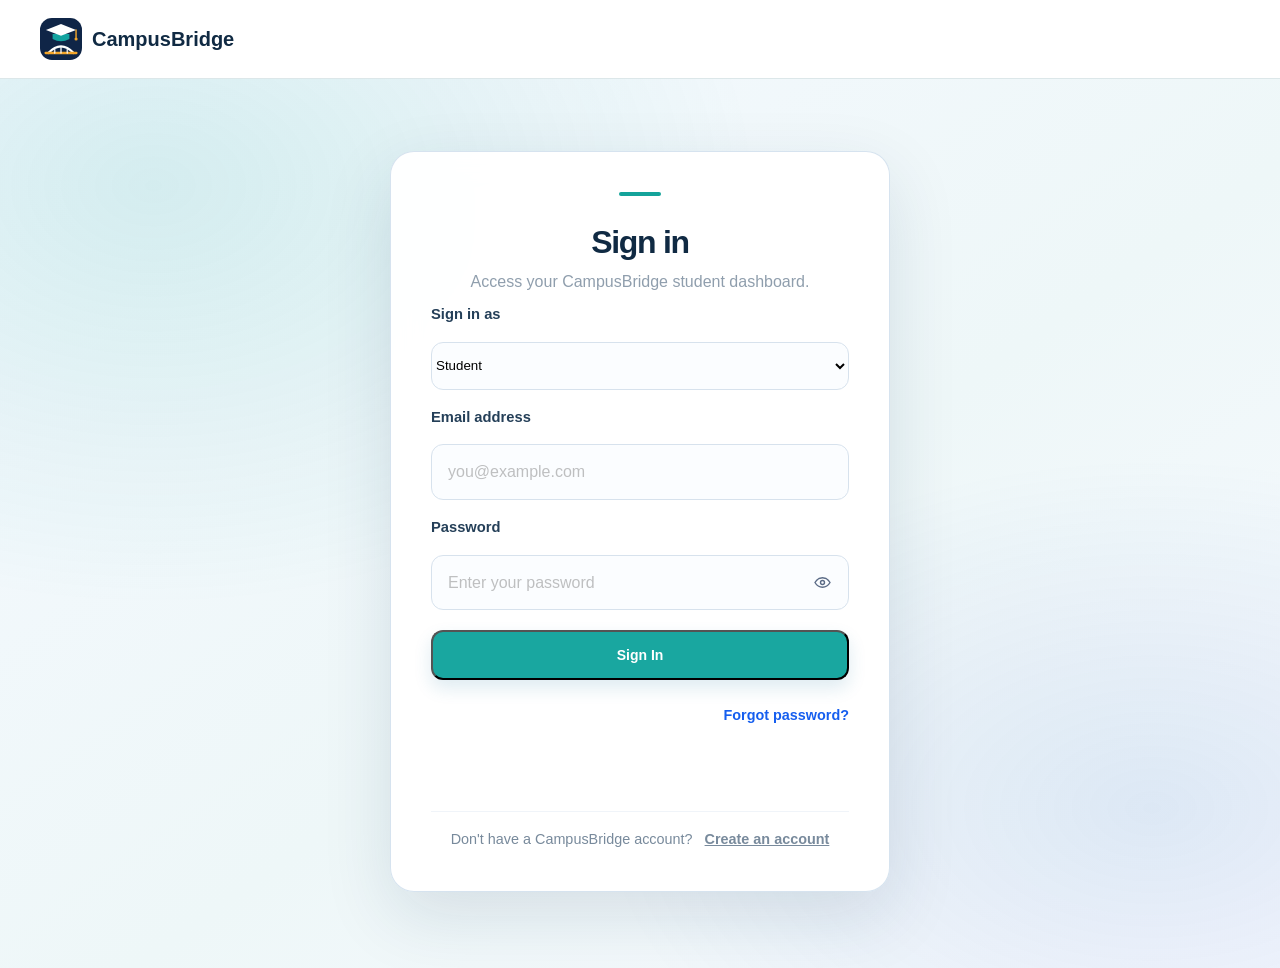
<file: student-dashboard.html>
<!DOCTYPE html>
<html lang="en">
<head>
    <meta charset="UTF-8">
    <meta name="viewport" content="width=device-width, initial-scale=1.0">
    <title>Student Dashboard | CampusBridge</title>
    <link rel="stylesheet" href="style.css">
</head>
<body>

    <div class="dashboard-shell">

        <aside class="dashboard-sidebar">
            <a href="index.html" class="dashboard-brand">
                <img src="campusbridge-logo.svg"
                     alt="CampusBridge logo"
                     class="dashboard-brand-logo">
                <span>CampusBridge</span>
            </a>

            <nav class="dashboard-menu" aria-label="Student dashboard navigation">
                <a href="student-dashboard.html" class="dashboard-menu-link active">
                    <span class="dashboard-menu-icon" aria-hidden="true">
                        <svg viewBox="0 0 24 24">
            <rect x="3.5" y="3.5" width="7" height="7" rx="1.5"/>
            <rect x="13.5" y="3.5" width="7" height="7" rx="1.5"/>
            <rect x="3.5" y="13.5" width="7" height="7" rx="1.5"/>
            <rect x="13.5" y="13.5" width="7" height="7" rx="1.5"/>
                        </svg>
                    </span>
                    <span>Dashboard</span>
                </a>

                <a href="opportunities.html" class="dashboard-menu-link">
                    <span class="dashboard-menu-icon" aria-hidden="true">
                        <svg viewBox="0 0 24 24">
            <path d="M4 8.5h16"/>
            <path d="M6.5 8.5V6.8A1.8 1.8 0 0 1 8.3 5h7.4a1.8 1.8 0 0 1 1.8 1.8v1.7"/>
            <rect x="3" y="8.5" width="18" height="11.5" rx="2"/>
            <path d="M3 13h18"/>
            <path d="M9.5 13v2h5v-2"/>
                        </svg>
                    </span>
                    <span>Opportunities</span>
                </a>

                <a href="#applications" class="dashboard-menu-link">
                    <span class="dashboard-menu-icon" aria-hidden="true">
                        <svg viewBox="0 0 24 24">
            <path d="M7 3.5h10a2 2 0 0 1 2 2v13a2 2 0 0 1-2 2H7a2 2 0 0 1-2-2v-13a2 2 0 0 1 2-2z"/>
            <path d="M8.5 8h7"/>
            <path d="M8.5 12h7"/>
            <path d="m8.5 16 2 2 4-4"/>
                        </svg>
                    </span>
                    <span>My Applications</span>
                </a>

                <a href="#profile" class="dashboard-menu-link">
                    <span class="dashboard-menu-icon" aria-hidden="true">
                        <svg viewBox="0 0 24 24">
            <circle cx="12" cy="8" r="3.5"/>
            <path d="M5 20.5a7 7 0 0 1 14 0"/>
                        </svg>
                    </span>
                    <span>My Profile</span>
                </a>
            </nav>

            <div class="dashboard-sidebar-bottom">
                <a href="index.html" class="dashboard-menu-link">
                    <span class="dashboard-menu-icon" aria-hidden="true">
                        <svg viewBox="0 0 24 24">
            <path d="M19 12H5"/>
            <path d="m10 6-6 6 6 6"/>
                        </svg>
                    </span>
                    <span>Back to CampusBridge</span>
                </a>

                <button type="button" class="dashboard-logout" id="dashboard-logout">
                    <span class="dashboard-menu-icon" aria-hidden="true">
                        <svg viewBox="0 0 24 24">
            <path d="M10 5H6.5A2.5 2.5 0 0 0 4 7.5v9A2.5 2.5 0 0 0 6.5 19H10"/>
            <path d="m15 8 4 4-4 4"/>
            <path d="M19 12H9"/>
                        </svg>
                    </span>
                    <span>Log out</span>
                </button>
            </div>
        </aside>

        <main class="dashboard-main">

            <section class="dashboard-topbar">
                <div>
                    <p class="eyebrow">STUDENT DASHBOARD</p>
                    <h1>Welcome back.</h1>
                    <p class="dashboard-subtitle">
                        Manage your profile and track the opportunities you have applied for.
                    </p>
                </div>

                <a href="opportunities.html" class="btn btn-primary">
                    Explore Opportunities
                </a>
            </section>

            <section class="dashboard-overview">
                <div class="dashboard-stat-card">
                    <span class="dashboard-stat-label">Opportunities</span>
                    <strong>Explore</strong>
                    <a href="opportunities.html">View opportunities →</a>
                </div>

                <div class="dashboard-stat-card">
                    <span class="dashboard-stat-label">Applications</span>
                    <strong id="dashboard-application-summary">—</strong>
                    <span>Submitted applications</span>
                </div>

                <div class="dashboard-stat-card">
                    <span class="dashboard-stat-label">Profile</span>
                    <strong>Active</strong>
                    <span>Your student profile</span>
                </div>
            </section>

            <section class="dashboard-grid">

                <div class="dashboard-card" id="profile">
                    <div class="dashboard-card-header">
                        <div>
                            <p class="dashboard-card-eyebrow">ACCOUNT</p>
                            <h2>My Profile</h2>
                        </div>
                    </div>

                    <div id="profile-loading">Loading profile...</div>

                    <div id="profile-content" hidden>
                        <p><strong>Name:</strong> <span id="student-name"></span></p>
                        <p><strong>Email:</strong> <span id="student-email"></span></p>
                        <p><strong>Institution:</strong> <span id="student-institution"></span></p>
                        <p><strong>Field of Study:</strong> <span id="student-field"></span></p>
                        <p><strong>Level:</strong> <span id="student-level"></span></p>
                        <p><strong>Skills:</strong> <span id="student-skills"></span></p>
                        <p><strong>Interests:</strong> <span id="student-interests"></span></p>
                    </div>

                    <div id="profile-error" hidden></div>
                </div>

                <div class="dashboard-card" id="applications">
                    <div class="dashboard-card-header">
                        <div>
                            <p class="dashboard-card-eyebrow">TRACKING</p>
                            <h2>My Applications</h2>
                        </div>
                    </div>

                    <div id="applications-loading">Loading applications...</div>

                    <div id="applications-content" hidden>
                        <p class="application-count">
                            Applications submitted:
                            <strong id="application-count">0</strong>
                        </p>

                        <div id="applications-list"></div>
                    </div>

                    <div id="applications-error" hidden></div>
                </div>

                <div class="dashboard-card" id="saved-opportunities">
                    <div class="dashboard-card-header">
                        <div>
                            <p class="dashboard-card-eyebrow">BOOKMARKS</p>
                            <h2>My Saved Opportunities</h2>
                        </div>
                    </div>

                    <div id="saved-opportunities-loading">Loading saved opportunities...</div>
                    <div id="saved-opportunities-content" hidden>
                        <p>Saved opportunities: <strong id="saved-opportunities-count">0</strong></p>
                        <div id="saved-opportunities-list"></div>
                    </div>
                    <div id="saved-opportunities-error" hidden></div>
                </div>

            </section>

        </main>

    </div>

    <script src="student-dashboard.js"></script>

    <script>
        const logoutButton = document.getElementById("dashboard-logout");

        logoutButton.addEventListener("click", () => {
            localStorage.removeItem("campusbridge_token");
            localStorage.removeItem("campusbridge_user");
            window.location.href = "login.html";
        });
    </script>

</body>
</html>
</file>
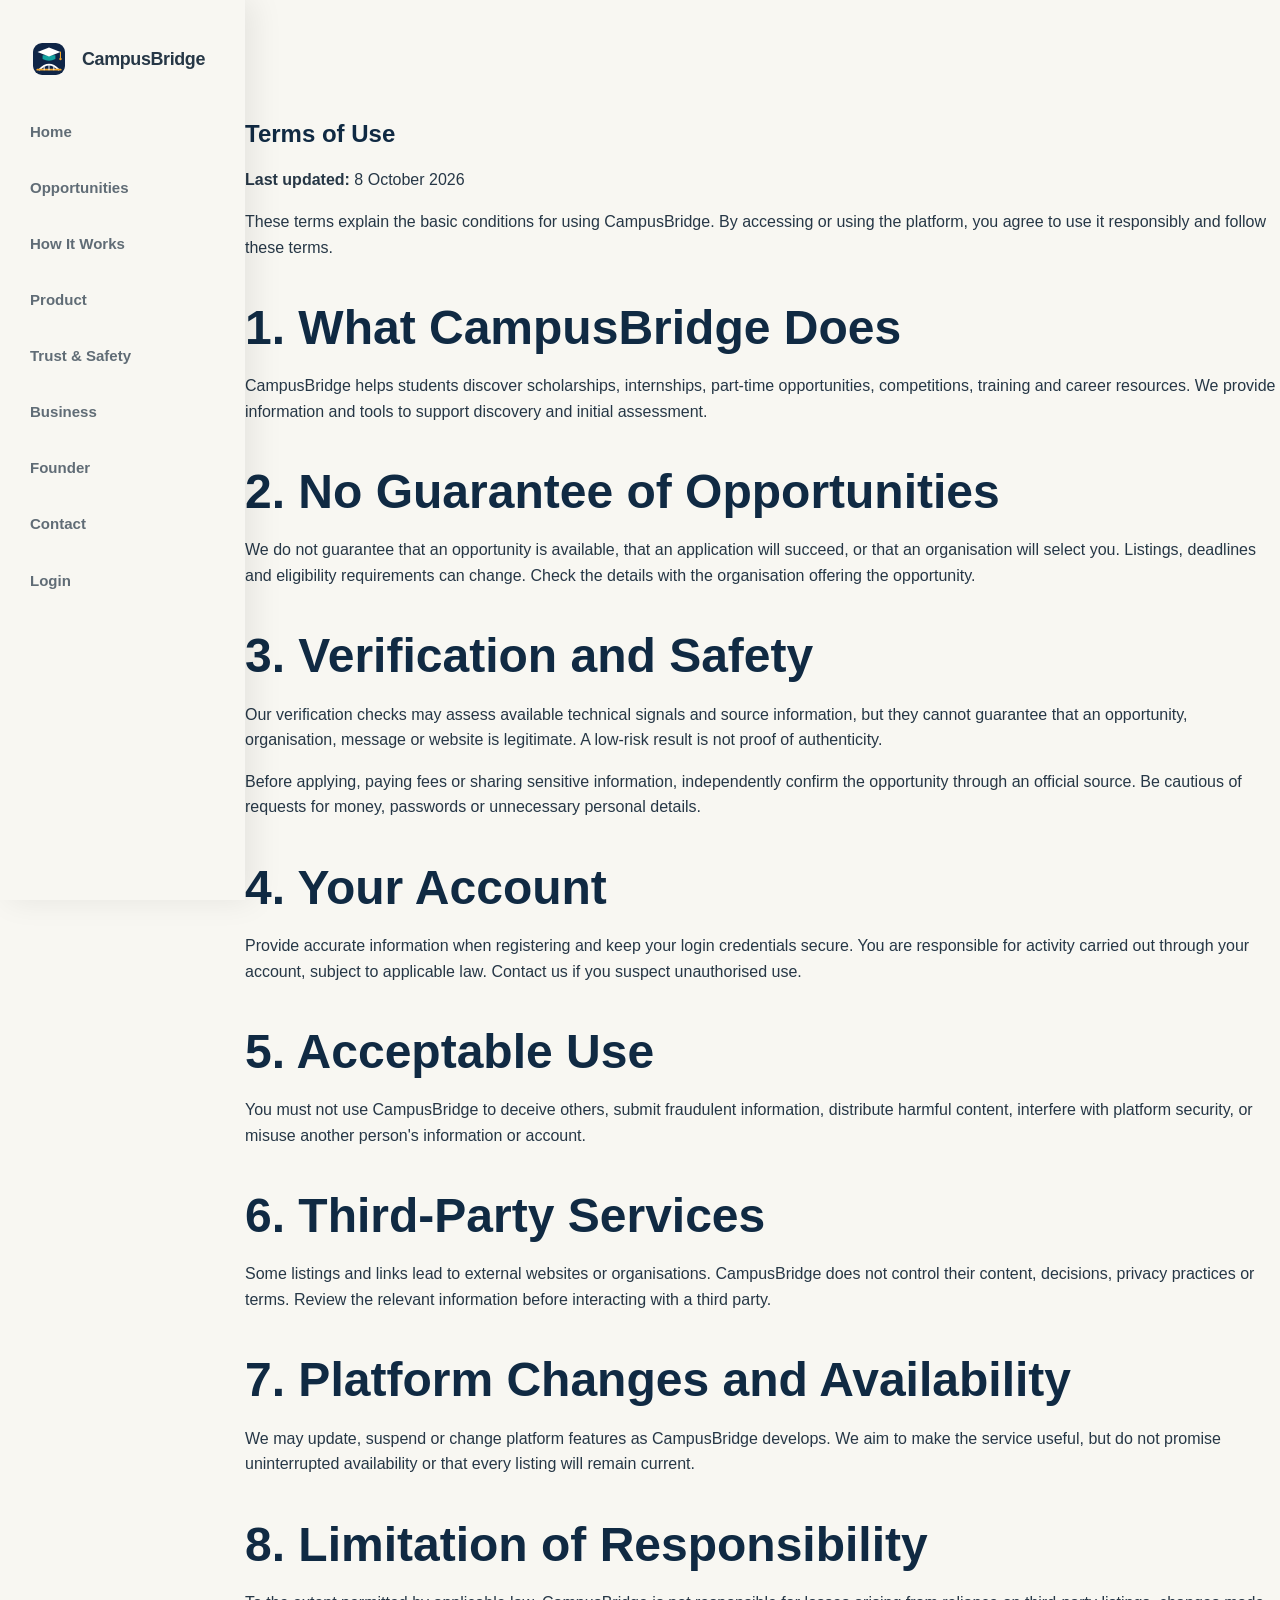
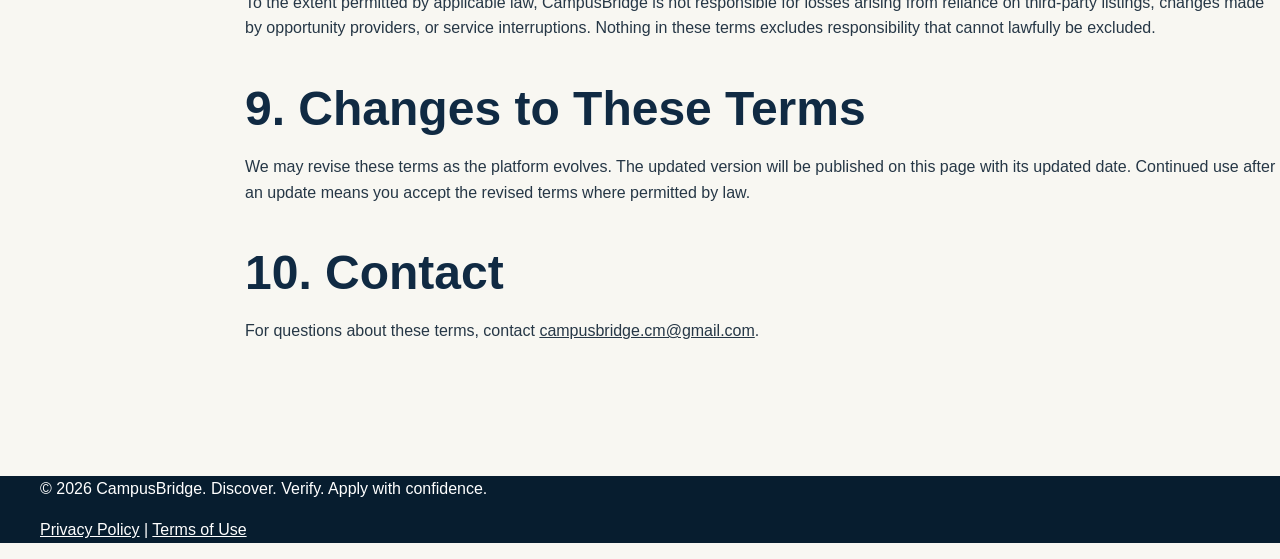
<file: terms.html>
<!DOCTYPE html>
<html lang="en">
<head>
    <meta charset="UTF-8">
    <meta name="viewport" content="width=device-width, initial-scale=1.0">
    <meta name="description" content="Read the terms for using CampusBridge to discover student opportunities.">
    <title>Terms of Use | CampusBridge</title>
    <link rel="stylesheet" href="style.css">
</head>
<body>
<div class="public-shell">
    <aside class="public-sidebar">
        <a href="index.html" class="public-brand">
            <img src="campusbridge-logo.svg" alt="CampusBridge logo" class="public-brand-logo">
            <span>CampusBridge</span>
        </a>
        <button class="public-mobile-menu-toggle" type="button"
                aria-expanded="false" aria-label="Open navigation menu">
            <span></span><span></span><span></span>
        </button>
        <nav class="public-sidebar-nav" aria-label="Main navigation">
            <a href="index.html" class="public-sidebar-link"><span>Home</span></a>
            <a href="opportunities.html" class="public-sidebar-link"><span>Opportunities</span></a>
            <a href="how-it-works.html" class="public-sidebar-link"><span>How It Works</span></a>
            <a href="product.html" class="public-sidebar-link"><span>Product</span></a>
            <a href="trust.html" class="public-sidebar-link"><span>Trust &amp; Safety</span></a>
            <a href="business.html" class="public-sidebar-link"><span>Business</span></a>
            <a href="about.html" class="public-sidebar-link"><span>Founder</span></a>
            <a href="contact.html" class="public-sidebar-link"><span>Contact</span></a>
            <a href="login.html" class="public-login-link"><span>Login</span></a>
        </nav>
    </aside>

    <main class="container">
        <section class="content-section">
            <h1>Terms of Use</h1>
            <p><strong>Last updated:</strong> 8 October 2026</p>
            <p>These terms explain the basic conditions for using CampusBridge. By accessing or using the platform, you agree to use it responsibly and follow these terms.</p>

            <h2>1. What CampusBridge Does</h2>
            <p>CampusBridge helps students discover scholarships, internships, part-time opportunities, competitions, training and career resources. We provide information and tools to support discovery and initial assessment.</p>

            <h2>2. No Guarantee of Opportunities</h2>
            <p>We do not guarantee that an opportunity is available, that an application will succeed, or that an organisation will select you. Listings, deadlines and eligibility requirements can change. Check the details with the organisation offering the opportunity.</p>

            <h2>3. Verification and Safety</h2>
            <p>Our verification checks may assess available technical signals and source information, but they cannot guarantee that an opportunity, organisation, message or website is legitimate. A low-risk result is not proof of authenticity.</p>
            <p>Before applying, paying fees or sharing sensitive information, independently confirm the opportunity through an official source. Be cautious of requests for money, passwords or unnecessary personal details.</p>

            <h2>4. Your Account</h2>
            <p>Provide accurate information when registering and keep your login credentials secure. You are responsible for activity carried out through your account, subject to applicable law. Contact us if you suspect unauthorised use.</p>

            <h2>5. Acceptable Use</h2>
            <p>You must not use CampusBridge to deceive others, submit fraudulent information, distribute harmful content, interfere with platform security, or misuse another person's information or account.</p>

            <h2>6. Third-Party Services</h2>
            <p>Some listings and links lead to external websites or organisations. CampusBridge does not control their content, decisions, privacy practices or terms. Review the relevant information before interacting with a third party.</p>

            <h2>7. Platform Changes and Availability</h2>
            <p>We may update, suspend or change platform features as CampusBridge develops. We aim to make the service useful, but do not promise uninterrupted availability or that every listing will remain current.</p>

            <h2>8. Limitation of Responsibility</h2>
            <p>To the extent permitted by applicable law, CampusBridge is not responsible for losses arising from reliance on third-party listings, changes made by opportunity providers, or service interruptions. Nothing in these terms excludes responsibility that cannot lawfully be excluded.</p>

            <h2>9. Changes to These Terms</h2>
            <p>We may revise these terms as the platform evolves. The updated version will be published on this page with its updated date. Continued use after an update means you accept the revised terms where permitted by law.</p>

            <h2>10. Contact</h2>
            <p>For questions about these terms, contact <a href="mailto:campusbridge.cm@gmail.com">campusbridge.cm@gmail.com</a>.</p>
        </section>
    </main>
</div>

<footer class="site-footer">
    <div class="container">
        <p>&copy; 2026 CampusBridge. Discover. Verify. Apply with confidence.</p>
        <p><a href="privacy.html">Privacy Policy</a> | <a href="terms.html">Terms of Use</a></p>
    </div>
</footer>
<script src="script.js" defer></script>
</body>
</html>
</file>
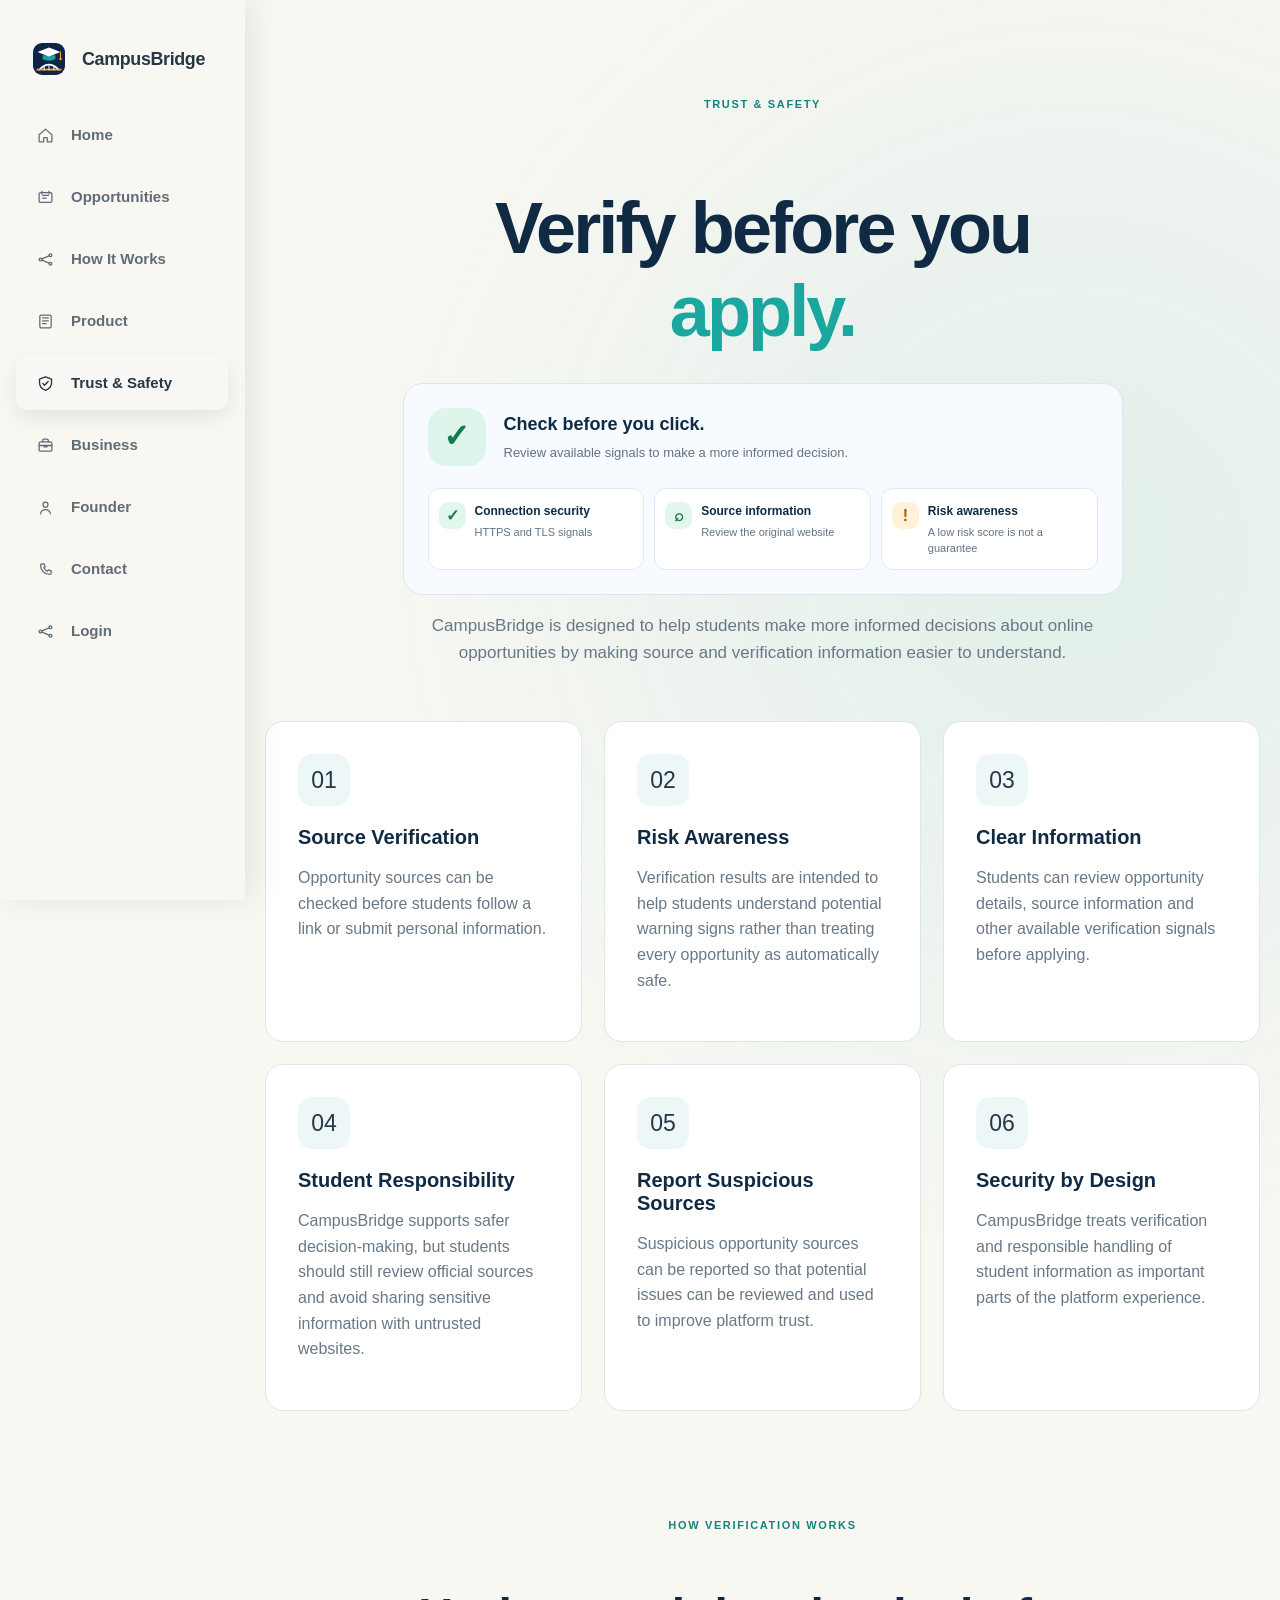
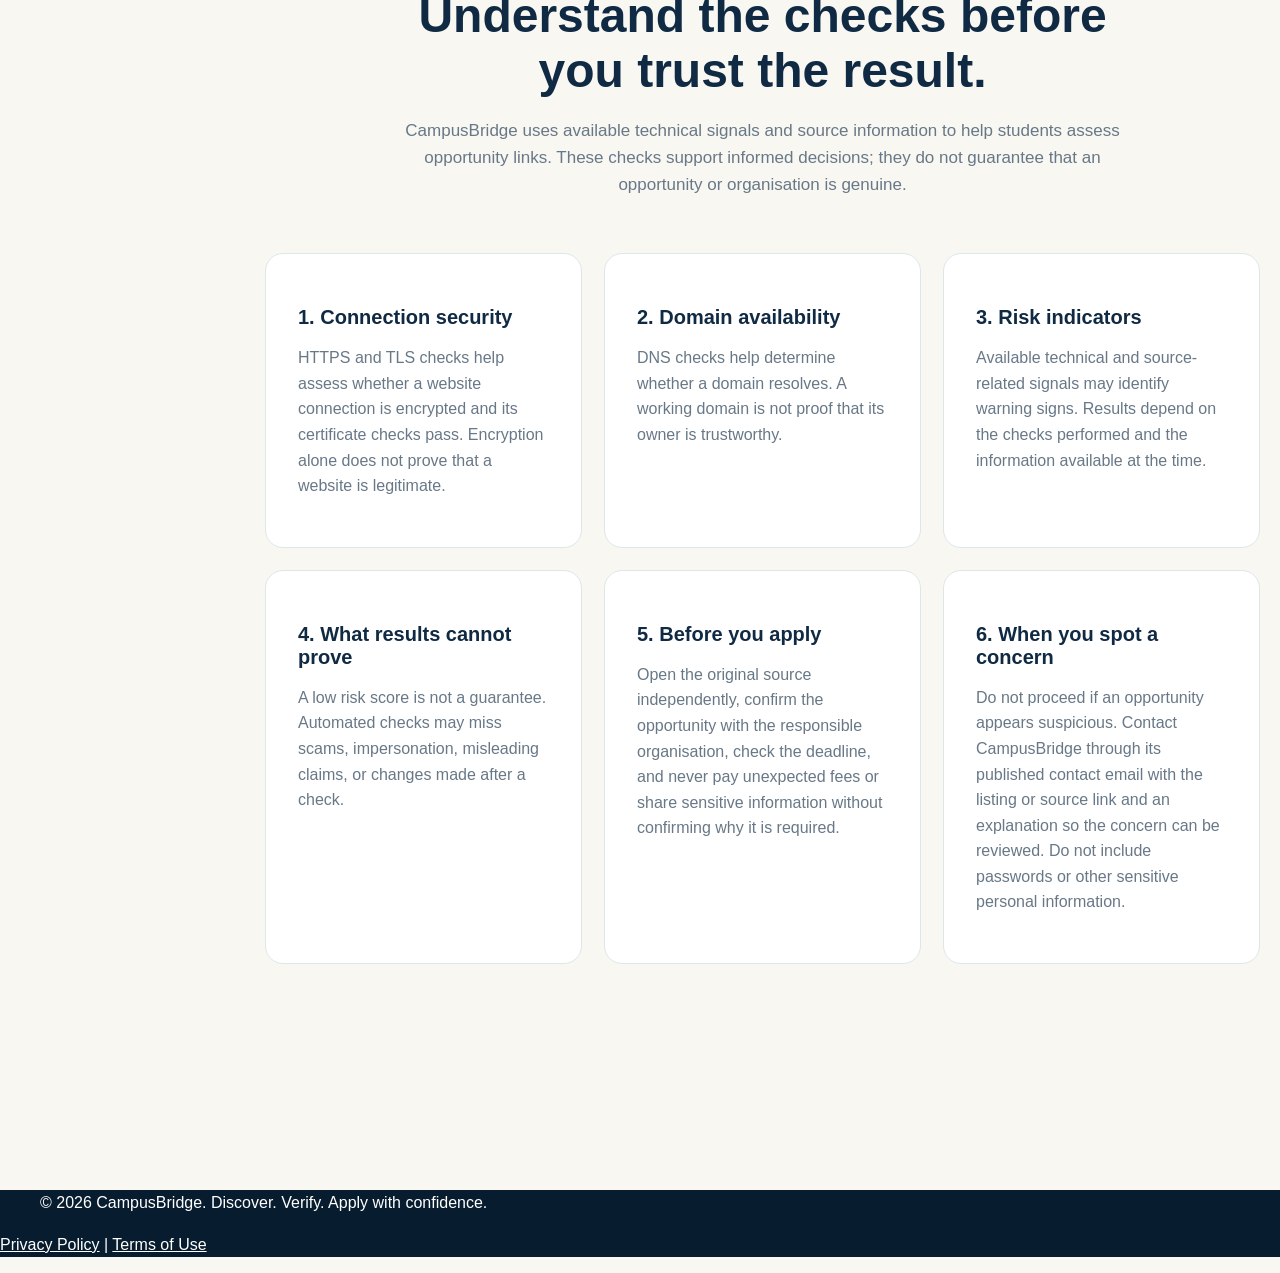
<file: trust.html>
<!DOCTYPE html>
<html lang="en">
<head>
    <meta charset="UTF-8">
    <meta name="viewport" content="width=device-width, initial-scale=1.0">

    <title>Trust &amp; Safety | CampusBridge</title>

    <link rel="stylesheet" href="style.css">
</head>

<body>

    <div class="public-shell">
    <aside class="public-sidebar">
        <a href="index.html" class="public-brand">
            <img src="campusbridge-logo.svg"
                 alt="CampusBridge logo"
                 class="public-brand-logo">
            <span>CampusBridge</span>
        </a>

        <button class="public-mobile-menu-toggle"
                type="button"
                aria-expanded="false"
                aria-label="Open navigation menu">
            <span></span><span></span><span></span>
        </button>

        <nav class="public-sidebar-nav" aria-label="Main navigation">
            <a href="index.html" class="public-sidebar-link">
                <span class="public-sidebar-icon"><svg viewBox="0 0 24 24" aria-hidden="true"><path d="M3 10.8 12 3l9 7.8v9.2a1 1 0 0 1-1 1h-5.5v-6h-5v6H4a1 1 0 0 1-1-1z"/></svg></span>
                <span>Home</span>
            </a>

            <a href="opportunities.html" class="public-sidebar-link">
                <span class="public-sidebar-icon"><svg viewBox="0 0 24 24" aria-hidden="true"><rect x="3" y="5" width="18" height="14" rx="2"/><path d="M8 9h8M8 13h5M7 3v4M17 3v4"/></svg></span>
                <span>Opportunities</span>
            </a>

            <a href="how-it-works.html" class="public-sidebar-link">
                <span class="public-sidebar-icon"><svg viewBox="0 0 24 24" aria-hidden="true"><circle cx="5" cy="12" r="2"/><circle cx="19" cy="6" r="2"/><circle cx="19" cy="18" r="2"/><path d="M7 11l10-4M7 13l10 4"/></svg></span>
                <span>How It Works</span>
            </a>

            <a href="product.html" class="public-sidebar-link">
                <span class="public-sidebar-icon"><svg viewBox="0 0 24 24" aria-hidden="true"><rect x="4" y="3" width="16" height="18" rx="2"/><path d="M8 7h8M8 11h8M8 15h5"/></svg></span>
                <span>Product</span>
            </a>

            <a href="trust.html" class="public-sidebar-link active">
                <span class="public-sidebar-icon"><svg viewBox="0 0 24 24" aria-hidden="true"><path d="M12 3 20 6v5c0 5-3.3 8.2-8 10-4.7-1.8-8-5-8-10V6z"/><path d="m8.5 12 2.2 2.2 4.8-5"/></svg></span>
                <span>Trust &amp; Safety</span>
            </a>

            <a href="business.html" class="public-sidebar-link">
                <span class="public-sidebar-icon"><svg viewBox="0 0 24 24" aria-hidden="true"><rect x="3" y="7" width="18" height="13" rx="2"/><path d="M8 7V5a2 2 0 0 1 2-2h4a2 2 0 0 1 2 2v2M3 12h18M10 12v2h4v-2"/></svg></span>
                <span>Business</span>
            </a>

            <a href="about.html" class="public-sidebar-link">
                <span class="public-sidebar-icon"><svg viewBox="0 0 24 24" aria-hidden="true"><circle cx="12" cy="8" r="3.5"/><path d="M5 21c.7-4 3-6 7-6s6.3 2 7 6"/></svg></span>
                <span>Founder</span>
            </a>

            <a href="contact.html" class="public-sidebar-link">
                <span class="public-sidebar-icon"><svg viewBox="0 0 24 24" aria-hidden="true"><path d="M7 4h3l1.5 4-2 1.5a14 14 0 0 0 5 5l1.5-2 4 1.5v3c0 1.1-.9 2-2 2C10.8 19 5 13.2 5 6c0-1.1.9-2 2-2z"/></svg></span>
                <span>Contact</span>
            </a>
        <a href="login.html" class="public-login-link">
                <span class="public-sidebar-icon"><svg viewBox="0 0 24 24" aria-hidden="true"><circle cx="5" cy="12" r="2"/><circle cx="19" cy="6" r="2"/><circle cx="19" cy="18" r="2"/><path d="M7 11l10-4M7 13l10 4"/></svg></span>
                <span>Login</span>
            </a>
            </nav>
    </aside>

    <div class="public-main">



    <main>

        <section class="hero">
            <div class="container">

                <div class="section-heading">

                    <span class="eyebrow">
                        TRUST &amp; SAFETY
                    </span>

                    <h1>
                        Verify before you
                        <span>apply.</span>
                    </h1>

<div class="cb-trust-visual" aria-label="Source verification signals students can review">
  <div class="cb-trust-shield" aria-hidden="true">✓</div>
  <div class="cb-trust-copy"><strong>Check before you click.</strong><p>Review available signals to make a more informed decision.</p></div>
  <div class="cb-trust-signals">
    <div><span class="cb-signal-icon">✓</span><span><strong>Connection security</strong><small>HTTPS and TLS signals</small></span></div>
    <div><span class="cb-signal-icon">⌕</span><span><strong>Source information</strong><small>Review the original website</small></span></div>
    <div><span class="cb-signal-icon cb-signal-caution">!</span><span><strong>Risk awareness</strong><small>A low risk score is not a guarantee</small></span></div>
  </div>
</div>


                    <p>
                        CampusBridge is designed to help students make more
                        informed decisions about online opportunities by
                        making source and verification information easier to
                        understand.
                    </p>

                </div>


                <div class="problem-grid">

                    <div class="problem-card">

                        <div class="card-icon">01</div>

                        <h3>Source Verification</h3>

                        <p>
                            Opportunity sources can be checked before students
                            follow a link or submit personal information.
                        </p>

                    </div>


                    <div class="problem-card">

                        <div class="card-icon">02</div>

                        <h3>Risk Awareness</h3>

                        <p>
                            Verification results are intended to help students
                            understand potential warning signs rather than
                            treating every opportunity as automatically safe.
                        </p>

                    </div>


                    <div class="problem-card">

                        <div class="card-icon">03</div>

                        <h3>Clear Information</h3>

                        <p>
                            Students can review opportunity details, source
                            information and other available verification
                            signals before applying.
                        </p>

                    </div>


                    <div class="problem-card">

                        <div class="card-icon">04</div>

                        <h3>Student Responsibility</h3>

                        <p>
                            CampusBridge supports safer decision-making, but
                            students should still review official sources and
                            avoid sharing sensitive information with
                            untrusted websites.
                        </p>

                    </div>


                    <div class="problem-card">

                        <div class="card-icon">05</div>

                        <h3>Report Suspicious Sources</h3>

                        <p>
                            Suspicious opportunity sources can be reported so
                            that potential issues can be reviewed and used to
                            improve platform trust.
                        </p>

                    </div>


                    <div class="problem-card">

                        <div class="card-icon">06</div>

                        <h3>Security by Design</h3>

                        <p>
                            CampusBridge treats verification and responsible
                            handling of student information as important parts
                            of the platform experience.
                        </p>

                    </div>

                </div>

                <section class="verification-methodology" id="verification-methodology">
                    <div class="section-heading">
                        <span class="eyebrow">HOW VERIFICATION WORKS</span>
                        <h2>Understand the checks before you trust the result.</h2>
                        <p>
                            CampusBridge uses available technical signals and source
                            information to help students assess opportunity links.
                            These checks support informed decisions; they do not
                            guarantee that an opportunity or organisation is genuine.
                        </p>
                    </div>

                    <div class="problem-grid">
                        <div class="problem-card">
                            <h3>1. Connection security</h3>
                            <p>
                                HTTPS and TLS checks help assess whether a website
                                connection is encrypted and its certificate checks pass.
                                Encryption alone does not prove that a website is legitimate.
                            </p>
                        </div>

                        <div class="problem-card">
                            <h3>2. Domain availability</h3>
                            <p>
                                DNS checks help determine whether a domain resolves.
                                A working domain is not proof that its owner is trustworthy.
                            </p>
                        </div>

                        <div class="problem-card">
                            <h3>3. Risk indicators</h3>
                            <p>
                                Available technical and source-related signals may identify
                                warning signs. Results depend on the checks performed and
                                the information available at the time.
                            </p>
                        </div>

                        <div class="problem-card">
                            <h3>4. What results cannot prove</h3>
                            <p>
                                A low risk score is not a guarantee. Automated checks may
                                miss scams, impersonation, misleading claims, or changes
                                made after a check.
                            </p>
                        </div>

                        <div class="problem-card">
                            <h3>5. Before you apply</h3>
                            <p>
                                Open the original source independently, confirm the
                                opportunity with the responsible organisation, check the
                                deadline, and never pay unexpected fees or share sensitive
                                information without confirming why it is required.
                            </p>
                        </div>

                        <div class="problem-card">
                            <h3>6. When you spot a concern</h3>
                            <p>
                                Do not proceed if an opportunity appears suspicious.
                                Contact CampusBridge through its published contact email
                                with the listing or source link and an explanation so the
                                concern can be reviewed. Do not include passwords or other
                                sensitive personal information.
                            </p>
                        </div>
                    </div>
                </section>

                </div>

            </div>
        </section>

    </main>
    </div>
</div>


    <footer class="site-footer">
        <div class="container">
            <p>
                &copy; 2026 CampusBridge. Discover. Verify. Apply with confidence.
            </p>
        </div>
            <p class="legal-footer-links"><a href="privacy.html">Privacy Policy</a> | <a href="terms.html">Terms of Use</a></p>
    </footer>

    <script src="script.js" defer></script>
</body>
</html>
</file>
<file: style.css>
/* =========================================
CAMPUSBRIDGE
Main Website Styles
========================================= */

:root {
--navy: #102a43;
--navy-dark: #071d2f;
--teal: #19a7a0;
--teal-dark: #12857f;
--cream: #f8f7f2;
--light-blue: #eef7f8;
--white: #ffffff;
--text: #263746;
--muted: #687887;
--border: #dce7e9;
--shadow: 0 12px 35px rgba(16, 42, 67, 0.08);
}

/* =========================================
RESET
========================================= */

{
margin: 0;
padding: 0;
box-sizing: border-box;
}


html {
scroll-behavior: smooth;
}

body {
font-family: Arial, Helvetica, sans-serif;
background: var(--cream);
color: var(--text);
line-height: 1.6;
}

img {
max-width: 100%;
}

a {
color: inherit;
}

/* =========================================
CONTAINER
========================================= */

.container {
width: min(1120px, 92%);
margin: 0 auto;
}

/* =========================================
HEADER
========================================= */

.site-header {
background: var(--white);
border-bottom: 1px solid var(--border);
position: sticky;
top: 0;
z-index: 1000;
}

.nav-container {
min-height: 78px;
display: flex;
align-items: center;
gap: 18px;
}

.logo {
display: inline-flex;
align-items: center;
gap: 10px;
text-decoration: none;
color: var(--navy);
font-size: 20px;
font-weight: 800;
}

.logo-mark {
width: 38px;
height: 38px;
display: grid;
place-items: center;
background: var(--teal);
color: white;
border-radius: 10px;
font-size: 13px;
font-weight: 800;
}

.prototype-badge {
padding: 5px 9px;
border-radius: 999px;
background: #e6f6f5;
color: var(--teal-dark);
font-size: 10px;
font-weight: 800;
letter-spacing: 0.08em;
}

.site-header nav {
margin-left: auto;
display: flex;
gap: 25px;
}

.site-header nav a {
text-decoration: none;
color: var(--muted);
font-size: 14px;
font-weight: 600;
transition: 0.2s ease;
}

.site-header nav a:hover {
color: var(--teal);
}

/* =========================================
GENERAL SECTIONS
========================================= */

section {
padding: 100px 0;
}

.section-heading {
max-width: 720px;
margin: 0 auto 55px;
text-align: center;
}

.eyebrow {
display: inline-block;
margin-bottom: 14px;
color: var(--teal-dark);
font-size: 11px;
font-weight: 800;
letter-spacing: 0.15em;
}

h1,
h2,
h3 {
color: var(--navy);
line-height: 1.15;
}

h2 {
font-size: clamp(32px, 5vw, 48px);
margin-bottom: 18px;
}

.section-heading h2 span,
.hero h1 span,
.contact h2 span,
.trust h2 span {
color: var(--teal);
}

.section-heading p {
color: var(--muted);
font-size: 17px;
}

/* =========================================
BUTTONS
========================================= */

.btn {
display: inline-flex;
align-items: center;
justify-content: center;
min-height: 50px;
padding: 0 24px;
border-radius: 9px;
text-decoration: none;
font-weight: 700;
font-size: 14px;
transition: 0.25s ease;
}

.btn-primary {
background: var(--teal);
color: white;
box-shadow: 0 8px 20px rgba(25, 167, 160, 0.2);
}

.btn-primary:hover {
background: var(--teal-dark);
transform: translateY(-2px);
}

.btn-secondary {
background: white;
color: var(--navy);
border: 1px solid var(--border);
}

.btn-secondary:hover {
border-color: var(--teal);
color: var(--teal-dark);
}

/* =========================================
HERO
========================================= */

.hero {
padding: 90px 0 110px;
background:
radial-gradient(circle at 80% 20%, rgba(25, 167, 160, 0.10), transparent 30%),
var(--cream);
}

.hero-grid {
display: grid;
grid-template-columns: 1.05fr 0.95fr;
align-items: center;
gap: 70px;
}

.hero-content {
max-width: 600px;
}

.hero h1 {
font-size: clamp(46px, 6vw, 72px);
letter-spacing: -0.04em;
margin-bottom: 25px;
}

.hero-text {
max-width: 570px;
color: var(--muted);
font-size: 18px;
margin-bottom: 30px;
}

.hero-buttons {
display: flex;
gap: 13px;
flex-wrap: wrap;
}

/* =========================================
HERO VISUAL
========================================= */

.hero-visual {
display: flex;
justify-content: center;
}

.bridge-card {
position: relative;
width: min(100%, 480px);
height: 420px;
background: #dff3f2;
border-radius: 28px;
overflow: hidden;
box-shadow: var(--shadow);
border: 1px solid rgba(16, 42, 67, 0.05);
}

.bridge-sky {
position: absolute;
inset: 0;
overflow: hidden;
background:
linear-gradient(
to bottom,
#dff4f4 0%,
#edf8f5 60%,
#c9e9df 60%,
#b5dbd0 100%
);
}

.sun {
position: absolute;
width: 75px;
height: 75px;
border-radius: 50%;
background: #f6c85f;
top: 45px;
right: 55px;
opacity: 0.9;
}

.cloud {
position: absolute;
background: white;
width: 80px;
height: 25px;
border-radius: 30px;
opacity: 0.8;
}

.cloud::before,
.cloud::after {
content: "";
position: absolute;
background: white;
border-radius: 50%;
}

.cloud::before {
width: 35px;
height: 35px;
left: 15px;
top: -17px;
}

.cloud::after {
width: 28px;
height: 28px;
right: 12px;
top: -12px;
}

.cloud-one {
top: 90px;
left: 55px;
}

.cloud-two {
top: 150px;
right: 90px;
transform: scale(0.7);
}

.bridge {
position: absolute;
left: -5%;
right: -5%;
bottom: 82px;
height: 150px;
transform: perspective(500px) rotateX(18deg);
}

.bridge-road {
position: absolute;
left: -10%;
right: -10%;
top: 48px;
height: 70px;
background: var(--navy);
border-radius: 50% 50% 0 0;
}

.bridge-road::after {
content: "";
position: absolute;
left: 15%;
right: 15%;
top: 32px;
border-top: 4px dashed rgba(255, 255, 255, 0.6);
}

.bridge-support {
position: absolute;
width: 14px;
height: 115px;
bottom: 0;
background: var(--navy);
border-radius: 8px;
}

.support-one {
left: 28%;
}

.support-two {
right: 28%;
}

.opportunity-card {
position: absolute;
z-index: 5;
display: flex;
align-items: center;
gap: 11px;
background: white;
padding: 12px 15px;
border-radius: 12px;
box-shadow: 0 10px 25px rgba(16, 42, 67, 0.14);
min-width: 160px;
}

.opportunity-card > span {
width: 35px;
height: 35px;
display: grid;
place-items: center;
border-radius: 9px;
background: #e8f7f5;
}

.opportunity-card strong {
display: block;
color: var(--navy);
font-size: 12px;
}

.opportunity-card small {
display: block;
color: var(--muted);
font-size: 10px;
}

.opportunity-one {
top: 50px;
left: 25px;
}

.opportunity-two {
top: 175px;
right: 20px;
}

.opportunity-three {
bottom: 25px;
left: 80px;
}

/* =========================================
ABOUT / PROBLEM
========================================= */

.about {
background: white;
}

.problem-grid {
display: grid;
grid-template-columns: repeat(3, 1fr);
gap: 22px;
}

.problem-card {
padding: 32px;
border: 1px solid var(--border);
border-radius: 18px;
background: white;
transition: 0.25s ease;
}

.problem-card:hover {
transform: translateY(-5px);
box-shadow: var(--shadow);
}

.card-icon {
width: 52px;
height: 52px;
display: grid;
place-items: center;
margin-bottom: 20px;
background: var(--light-blue);
border-radius: 14px;
font-size: 23px;
}

.problem-card h3 {
margin-bottom: 10px;
font-size: 20px;
}

.problem-card p {
color: var(--muted);
}

/* =========================================
COMPARISON
========================================= */

.comparison {
background: var(--light-blue);
}

.comparison-grid {
display: grid;
grid-template-columns: 1fr 1fr;
gap: 25px;
}

.comparison-column {
padding: 35px;
border-radius: 20px;
background: white;
}

.new-way {
border: 2px solid rgba(25, 167, 160, 0.35);
}

.comparison-label {
display: inline-block;
margin-bottom: 12px;
font-size: 10px;
font-weight: 800;
letter-spacing: 0.14em;
color: var(--muted);
}

.new-way .comparison-label {
color: var(--teal-dark);
}

.comparison-column h3 {
font-size: 25px;
margin-bottom: 22px;
}

.comparison-item {
display: flex;
align-items: center;
gap: 13px;
padding: 13px 0;
border-top: 1px solid var(--border);
color: var(--muted);
font-size: 14px;
}

.comparison-item span {
font-weight: 900;
color: #a0adb7;
}

.new-way .comparison-item span {
color: var(--teal);
}

/* =========================================
OPPORTUNITIES
========================================= */

.opportunities {
background: white;
}

.opportunity-grid {
display: grid;
grid-template-columns: repeat(3, 1fr);
gap: 22px;
}

.opportunity-box {
padding: 30px;
border: 1px solid var(--border);
border-radius: 18px;
background: white;
transition: 0.25s ease;
}

.opportunity-box:hover {
transform: translateY(-5px);
box-shadow: var(--shadow);
}

.opportunity-icon {
width: 55px;
height: 55px;
display: grid;
place-items: center;
margin-bottom: 20px;
background: #e8f7f5;
border-radius: 14px;
font-size: 24px;
}

.opportunity-box h3 {
font-size: 20px;
margin-bottom: 10px;
}

.opportunity-box p {
color: var(--muted);
font-size: 14px;
margin-bottom: 18px;
}

.opportunity-box a {
color: var(--teal-dark);
text-decoration: none;
font-size: 13px;
font-weight: 800;
}

.featured-box {
background: var(--navy);
border-color: var(--navy);
}

.featured-box h3,
.featured-box p {
color: white;
}

.featured-box p {
opacity: 0.75;
}

.featured-box a {
color: #67d9d2;
}

/* =========================================
HOW IT WORKS
========================================= */

.how-it-works {
background: var(--cream);
}

.steps {
display: grid;
grid-template-columns: repeat(3, 1fr);
gap: 30px;
}

.step {
display: flex;
gap: 18px;
padding: 25px;
background: white;
border-radius: 16px;
border: 1px solid var(--border);
}

.step-number {
flex-shrink: 0;
color: var(--teal);
font-size: 18px;
font-weight: 900;
}

.step h3 {
margin-bottom: 8px;
font-size: 20px;
}

.step p {
color: var(--muted);
font-size: 14px;
}

/* =========================================
TRUST
========================================= */

.trust {
background: var(--navy);
color: white;
}

.trust-content {
display: grid;
grid-template-columns: 100px 1fr;
align-items: center;
gap: 30px;
max-width: 900px;
}

.trust-icon {
width: 85px;
height: 85px;
display: grid;
place-items: center;
border-radius: 22px;
background: rgba(255, 255, 255, 0.1);
font-size: 38px;
}

.trust h2 {
color: white;
}

.trust p {
max-width: 720px;
color: rgba(255, 255, 255, 0.72);
}

/* =========================================
CONTACT
========================================= */

.contact {
background: white;
text-align: center;
}

.contact-content {
max-width: 700px;
}

.contact p {
color: var(--muted);
margin-bottom: 28px;
}

/* =========================================
FOOTER
========================================= */

footer {
background: var(--navy-dark);
color: white;
}

.footer-content {
min-height: 160px;
display: flex;
align-items: center;
justify-content: space-between;
gap: 30px;
}

.footer-brand .logo {
color: white;
}

.footer-brand p {
margin-top: 10px;
color: rgba(255, 255, 255, 0.55);
font-size: 13px;
}

.footer-links {
display: flex;
gap: 22px;
}

.footer-links a {
color: rgba(255, 255, 255, 0.65);
text-decoration: none;
font-size: 13px;
}

.footer-links a:hover {
color: white;
}

.footer-bottom {
border-top: 1px solid rgba(255, 255, 255, 0.1);
padding: 20px;
text-align: center;
color: rgba(255, 255, 255, 0.45);
font-size: 12px;
}

/* =========================================
TABLET
========================================= */

@media (max-width: 900px) {

.hero-grid {  
    grid-template-columns: 1fr;  
    gap: 50px;  
}  

.hero-content {  
    max-width: 700px;  
    text-align: center;  
    margin: auto;  
}  

.hero-text {  
    margin-left: auto;  
    margin-right: auto;  
}  

.hero-buttons {  
    justify-content: center;  
}  

.hero-visual {  
    margin: auto;  
    width: 100%;  
}  

.problem-grid,  
.opportunity-grid {  
    grid-template-columns: repeat(2, 1fr);  
}  

.steps {  
    grid-template-columns: 1fr;  
}

}

/* =========================================
MOBILE
========================================= */

@media (max-width: 650px) {

section {  
    padding: 70px 0;  
}  

.site-header {  
    position: relative;  
}  

.nav-container {  
    min-height: 70px;  
    flex-wrap: wrap;  
    padding: 12px 0;  
}  

.site-header nav {  
    width: 100%;  
    order: 3;  
    justify-content: center;  
    gap: 16px;  
    padding-bottom: 5px;  
    overflow-x: auto;  
}  

.site-header nav a {  
    white-space: nowrap;  
    font-size: 12px;  
}  

.prototype-badge {  
    margin-left: auto;  
}  

.hero {  
    padding: 65px 0 75px;  
}  

.hero h1 {  
    font-size: 43px;  
}  

.hero-text {  
    font-size: 16px;  
}  

.hero-buttons {  
    flex-direction: column;  
}  

.btn {  
    width: 100%;  
}  

.bridge-card {  
    height: 350px;  
}  

.opportunity-card {  
    transform: scale(0.85);  
}  

.opportunity-one {  
    left: -5px;  
}  

.opportunity-two {  
    right: -8px;  
}  

.opportunity-three {  
    left: 35px;  
}  

.problem-grid,  
.comparison-grid,  
.opportunity-grid {  
    grid-template-columns: 1fr;  
}  

.comparison-column {  
    padding: 25px;  
}  

.trust-content {  
    grid-template-columns: 1fr;  
    text-align: center;  
}  

.trust-icon {  
    margin: auto;  
}  

.footer-content {  
    flex-direction: column;  
    align-items: flex-start;  
    padding: 35px 0;  
}  

.footer-links {  
    flex-wrap: wrap;  
}

}

/* =========================================
   OPPORTUNITIES PAGE
   ========================================= */

.opportunities-page-hero {
    padding: 75px 0 60px;
    background:
        radial-gradient(circle at 80% 20%, rgba(25, 167, 160, 0.10), transparent 30%),
        var(--cream);
}

.opportunities-page-hero h1 {
    max-width: 700px;
    font-size: clamp(42px, 6vw, 64px);
    letter-spacing: -0.04em;
    margin-bottom: 20px;
}

.opportunities-page-hero h1 span {
    color: var(--teal);
}

.opportunities-page-hero p {
    max-width: 650px;
    color: var(--muted);
    font-size: 18px;
}

.opportunity-browser {
    background: white;
    padding-top: 50px;
}

.search-box {
    max-width: 750px;
    margin: 0 auto 25px;
}

.search-box input {
    width: 100%;
    min-height: 58px;
    padding: 0 20px;
    border: 1px solid var(--border);
    border-radius: 12px;
    background: white;
    color: var(--text);
    font-size: 16px;
    outline: none;
    box-shadow: 0 5px 18px rgba(16, 42, 67, 0.05);
}

.search-box input:focus {
    border-color: var(--teal);
    box-shadow: 0 0 0 3px rgba(25, 167, 160, 0.12);
}

.filters {
    display: flex;
    justify-content: center;
    flex-wrap: wrap;
    gap: 10px;
    margin-bottom: 45px;
}

.filter {
    border: 1px solid var(--border);
    background: white;
    color: var(--muted);
    padding: 11px 18px;
    border-radius: 999px;
    cursor: pointer;
    font-size: 13px;
    font-weight: 700;
}

.filter:hover {
    border-color: var(--teal);
    color: var(--teal-dark);
}

.filter.active {
    background: var(--teal);
    border-color: var(--teal);
    color: white;
}

.live-opportunities {
    display: grid;
    grid-template-columns: repeat(2, 1fr);
    gap: 24px;
}

.listing-card {
    padding: 28px;
    border: 1px solid var(--border);
    border-radius: 18px;
    background: white;
    transition: 0.25s ease;
}

.listing-card:hover {
    transform: translateY(-4px);
    box-shadow: var(--shadow);
}

.listing-top {
    display: flex;
    align-items: center;
    justify-content: space-between;
    gap: 15px;
    margin-bottom: 18px;
}

.listing-category {
    display: inline-flex;
    align-items: center;
    padding: 7px 11px;
    border-radius: 999px;
    background: #e8f7f5;
    color: var(--teal-dark);
    font-size: 11px;
    font-weight: 800;
}

.verified {
    color: var(--teal-dark);
    font-size: 11px;
    font-weight: 700;
}

.status-closed {
    color: #9a5b00;
    background: #fff3d6;
    padding: 6px 10px;
    border-radius: 999px;
    font-size: 11px;
    font-weight: 800;
}

.listing-card h2 {
    font-size: 24px;
    margin-bottom: 12px;
}

.listing-description {
    color: var(--muted);
    font-size: 14px;
    margin-bottom: 20px;
}

.listing-meta {
    display: flex;
    flex-wrap: wrap;
    gap: 8px;
    margin-bottom: 25px;
}

.listing-meta span {
    padding: 7px 10px;
    border-radius: 8px;
    background: var(--light-blue);
    color: var(--muted);
    font-size: 11px;
}

.listing-footer {
    display: flex;
    align-items: center;
    justify-content: space-between;
    gap: 15px;
    padding-top: 18px;
    border-top: 1px solid var(--border);
}

.source strong {
    display: block;
    color: var(--navy);
    font-size: 11px;
}

.source small {
    color: var(--muted);
    font-size: 10px;
}

.listing-button {
    display: inline-flex;
    align-items: center;
    justify-content: center;
    padding: 10px 14px;
    border-radius: 8px;
    background: var(--navy);
    color: white;
    text-decoration: none;
    font-size: 11px;
    font-weight: 700;
}

.listing-button:hover {
    background: var(--teal);
}

.verification-notice {
    display: flex;
    gap: 18px;
    align-items: flex-start;
    margin-top: 40px;
    padding: 25px;
    border-radius: 16px;
    background: var(--light-blue);
    border: 1px solid var(--border);
}

.verification-icon {
    font-size: 28px;
}

.verification-notice h3 {
    margin-bottom: 7px;
    font-size: 18px;
}

.verification-notice p {
    color: var(--muted);
    font-size: 13px;
}


/* OPPORTUNITIES MOBILE */

@media (max-width: 800px) {

    .live-opportunities {
        grid-template-columns: 1fr;
    }

}

@media (max-width: 650px) {

    .opportunities-page-hero {
        padding: 60px 0 45px;
    }

    .opportunities-page-hero h1 {
        font-size: 42px;
    }

    .listing-top,
    .listing-footer {
        align-items: flex-start;
        flex-direction: column;
    }

    .listing-button {
        width: 100%;
    }

    .verification-notice {
        flex-direction: column;
    }

}


.logo-image {
    width: 42px;
    height: 42px;
    display: block;
    object-fit: contain;
}

/* =========================================
   CAMPUSBRIDGE SERVICES
   ========================================= */

.services {
    padding: 90px 0;
    background: #F7F9FC;
}

.services .section-heading {
    max-width: 720px;
    margin: 0 auto 50px;
    text-align: center;
}

.services .section-heading p {
    margin-top: 18px;
    color: #5B6B85;
    line-height: 1.7;
}

.services-grid {
    display: grid;
    grid-template-columns: repeat(3, 1fr);
    gap: 24px;
}

.service-card {
    background: #FFFFFF;
    border: 1px solid #E3EAF2;
    border-radius: 18px;
    padding: 32px;
    box-shadow: 0 10px 30px rgba(15, 37, 71, 0.06);
    transition: transform 0.2s ease, box-shadow 0.2s ease;
}

.service-card:hover {
    transform: translateY(-4px);
    box-shadow: 0 16px 36px rgba(15, 37, 71, 0.10);
}

.service-icon {
    width: 52px;
    height: 52px;
    display: flex;
    align-items: center;
    justify-content: center;
    border-radius: 14px;
    background: #E8F7F6;
    font-size: 24px;
    margin-bottom: 22px;
}

.service-card h3 {
    margin-bottom: 12px;
    color: #0F2547;
}

.service-card p {
    color: #5B6B85;
    line-height: 1.7;
}

@media (max-width: 800px) {
    .services-grid {
        grid-template-columns: 1fr;
    }
}


/* Student Dashboard */
.dashboard-page {
    padding-top: 110px;
    padding-bottom: 80px;
}

.dashboard-hero {
    margin-bottom: 35px;
}

.dashboard-hero h1 {
    max-width: 800px;
    margin-bottom: 12px;
}

.dashboard-hero p {
    max-width: 700px;
}

.dashboard-grid {
    display: grid;
    grid-template-columns: repeat(2, minmax(0, 1fr));
    gap: 25px;
}

.dashboard-card {
    background: #ffffff;
    border: 1px solid #e5eaf1;
    border-radius: 18px;
    padding: 28px;
    box-shadow: 0 8px 25px rgba(15, 37, 71, 0.06);
}

.dashboard-card h2 {
    margin-top: 0;
    margin-bottom: 22px;
    color: #0F2547;
}

.dashboard-card p {
    line-height: 1.6;
    margin: 10px 0;
}

.application-count {
    margin-bottom: 20px;
}

.application-item {
    border: 1px solid #e5eaf1;
    border-radius: 12px;
    padding: 18px;
    margin-bottom: 15px;
}

.application-item h3 {
    margin-top: 0;
    color: #0F2547;
}

#profile-error,
#applications-error {
    padding: 12px;
    border-radius: 8px;
    background: #fff3f3;
}

@media (max-width: 768px) {
    .dashboard-grid {
        grid-template-columns: 1fr;
    }

    .dashboard-page {
        padding-top: 80px;
    }
}

/* ================================
   CAMPUSBRIDGE LOGIN PAGE
   ================================ */

.login-page {
    min-height: calc(100vh - 80px);
    display: flex;
    align-items: center;
    padding: 60px 0;
}

.login-layout {
    display: grid;
    grid-template-columns: 1.1fr 0.9fr;
    gap: 70px;
    align-items: center;
    max-width: 1050px;
    margin: 0 auto;
}

.login-intro {
    max-width: 560px;
}

.login-intro .eyebrow {
    display: inline-block;
    margin-bottom: 18px;
}

.login-intro h1 {
    font-size: clamp(2.4rem, 5vw, 4.2rem);
    line-height: 1.05;
    margin-bottom: 22px;
}

.login-intro h1 span {
    display: block;
}

.login-intro p {
    font-size: 1.08rem;
    line-height: 1.7;
    opacity: 0.8;
    max-width: 520px;
}

.login-features {
    display: grid;
    gap: 14px;
    margin-top: 32px;
}

.login-feature {
    display: flex;
    align-items: center;
    gap: 14px;
}

.login-feature-icon {
    width: 42px;
    height: 42px;
    display: grid;
    place-items: center;
    border-radius: 12px;
    background: rgba(255, 255, 255, 0.08);
    font-size: 1.1rem;
}

.login-feature strong {
    display: block;
    margin-bottom: 2px;
}

.login-feature span {
    font-size: 0.9rem;
    opacity: 0.7;
}

.login-card {
    width: 100%;
    padding: 38px;
    border-radius: 24px;
    background: rgba(255, 255, 255, 0.06);
    border: 1px solid rgba(255, 255, 255, 0.12);
    box-shadow: 0 25px 70px rgba(0, 0, 0, 0.18);
    backdrop-filter: blur(14px);
}

.login-card-header {
    margin-bottom: 28px;
}

.login-card-header h2 {
    margin-bottom: 8px;
}

.login-card-header p {
    margin: 0;
    opacity: 0.7;
    line-height: 1.6;
}

.login-form {
    display: grid;
    gap: 20px;
}

.login-form .form-group {
    display: grid;
    gap: 8px;
}

.login-form label {
    font-size: 0.92rem;
    font-weight: 600;
}

.login-form input {
    width: 100%;
    box-sizing: border-box;
    padding: 14px 16px;
    border-radius: 12px;
    border: 1px solid rgba(255, 255, 255, 0.15);
    background: rgba(255, 255, 255, 0.06);
    color: inherit;
    font: inherit;
    outline: none;
    transition: border-color 0.2s ease, box-shadow 0.2s ease;
}

.login-form input:focus {
    border-color: currentColor;
    box-shadow: 0 0 0 3px rgba(255, 255, 255, 0.08);
}

.login-form input::placeholder {
    opacity: 0.45;
}

.login-form .btn {
    width: 100%;
    margin-top: 4px;
}

#login-message {
    min-height: 22px;
    margin: 0;
    text-align: center;
    font-size: 0.9rem;
}

@media (max-width: 800px) {

    .login-page {
        padding: 40px 0;
    }

    .login-layout {
        grid-template-columns: 1fr;
        gap: 35px;
    }

    .login-intro {
        text-align: center;
        margin: 0 auto;
    }

    .login-intro p {
        margin-left: auto;
        margin-right: auto;
    }

    .login-features {
        text-align: left;
        max-width: 420px;
        margin-left: auto;
        margin-right: auto;
    }

    .login-card {
        max-width: 520px;
        margin: 0 auto;
        box-sizing: border-box;
    }
}

@media (max-width: 480px) {

    .login-card {
        padding: 26px 20px;
        border-radius: 18px;
    }

    .login-intro h1 {
        font-size: 2.3rem;
    }
}

/* ================================
   CAMPUSBRIDGE ADVANCED NAVIGATION
   ================================ */

.site-header {
    position: sticky;
    top: 0;
    z-index: 1000;
    backdrop-filter: blur(18px);
    -webkit-backdrop-filter: blur(18px);
}

.main-nav {
    display: flex;
    align-items: center;
    gap: 6px;
}

.nav-link,
.nav-login {
    display: inline-flex;
    align-items: center;
    gap: 7px;
    padding: 9px 11px;
    border-radius: 10px;
    text-decoration: none;
    transition:
        background 0.2s ease,
        transform 0.2s ease,
        opacity 0.2s ease;
}

.nav-link {
    opacity: 0.72;
}

.nav-link:hover {
    opacity: 1;
    background: rgba(255, 255, 255, 0.07);
    transform: translateY(-1px);
}

.nav-link.active {
    opacity: 1;
    background: rgba(255, 255, 255, 0.1);
}

.nav-icon {
    width: 20px;
    height: 20px;
    display: inline-grid;
    place-items: center;
    font-size: 0.95rem;
    line-height: 1;
}

.nav-login {
    margin-left: 6px;
    padding-left: 15px;
    padding-right: 15px;
    font-weight: 700;
    border: 1px solid rgba(255, 255, 255, 0.15);
}

.nav-login:hover {
    transform: translateY(-1px);
}

html {
    scroll-behavior: smooth;
}

@media (max-width: 1050px) {

    .main-nav {
        gap: 2px;
    }

    .nav-link,
    .nav-login {
        padding: 8px;
    }

    .nav-link span:last-child,
    .nav-login span:last-child {
        display: none;
    }

    .nav-icon {
        width: 24px;
        height: 24px;
    }
}

@media (max-width: 700px) {

    .site-header {
        position: relative;
    }

    .nav-container {
        flex-wrap: wrap;
        gap: 12px;
    }

    .main-nav {
        width: 100%;
        overflow-x: auto;
        justify-content: flex-start;
        padding-bottom: 4px;
        scrollbar-width: none;
    }

    .main-nav::-webkit-scrollbar {
        display: none;
    }

    .nav-link span:last-child,
    .nav-login span:last-child {
        display: inline;
    }

    .nav-link,
    .nav-login {
        flex: 0 0 auto;
        white-space: nowrap;
    }
}

/* ================================
   CAMPUSBRIDGE WELCOME SCREEN
   ================================ */

.campusbridge-welcome {
    min-height: calc(100vh - 80px);
    display: flex;
    align-items: center;
}

.welcome-caption {
    margin-top: 22px;
    font-size: 0.88rem;
    font-weight: 600;
    letter-spacing: 0.04em;
    opacity: 0.65;
}

.welcome-card {
    padding: 42px;
    border-radius: 28px;
    background: rgba(255, 255, 255, 0.06);
    border: 1px solid rgba(255, 255, 255, 0.12);
    box-shadow: 0 30px 80px rgba(0, 0, 0, 0.18);
    backdrop-filter: blur(18px);
    max-width: 430px;
    margin-left: auto;
}

.welcome-card-icon {
    width: 58px;
    height: 58px;
    display: grid;
    place-items: center;
    border-radius: 16px;
    background: rgba(255, 255, 255, 0.1);
    font-size: 1.5rem;
    margin-bottom: 24px;
}

.welcome-card h2 {
    font-size: 1.7rem;
    line-height: 1.2;
    margin-bottom: 14px;
}

.welcome-card p {
    line-height: 1.7;
    opacity: 0.72;
    margin-bottom: 28px;
}

.welcome-flow {
    display: flex;
    align-items: center;
    flex-wrap: wrap;
    gap: 9px;
    font-size: 0.85rem;
    font-weight: 700;
    opacity: 0.8;
}

.welcome-flow span:nth-child(even) {
    opacity: 0.45;
}

@media (max-width: 800px) {

    .campusbridge-welcome {
        min-height: auto;
        padding-top: 60px;
        padding-bottom: 60px;
    }

    .welcome-card {
        margin: 20px auto 0;
        max-width: 520px;
    }
}

@media (max-width: 480px) {

    .welcome-card {
        padding: 28px 24px;
        border-radius: 20px;
    }

    .welcome-card h2 {
        font-size: 1.45rem;
    }

    .welcome-flow {
        font-size: 0.78rem;
    }
}


/* =========================================
   STUDENT DASHBOARD
   ========================================= */

.dashboard-shell {
    min-height: 100vh;
    display: flex;
}

.dashboard-sidebar {
    width: 245px;
    min-height: 100vh;
    padding: 28px 18px;
    display: flex;
    flex-direction: column;
    border-right: 1px solid rgba(255, 255, 255, 0.08);
    background: rgba(0, 0, 0, 0.08);
    position: sticky;
    top: 0;
    align-self: flex-start;
    box-sizing: border-box;
}

.dashboard-brand {
    display: flex;
    align-items: center;
    gap: 10px;
    padding: 0 10px 28px;
    color: inherit;
    text-decoration: none;
    font-weight: 800;
    font-size: 1.05rem;
}

.dashboard-brand-mark {
    width: 36px;
    height: 36px;
    display: inline-grid;
    place-items: center;
    border-radius: 10px;
    font-size: 0.78rem;
    font-weight: 800;
    border: 1px solid rgba(255, 255, 255, 0.14);
}

.dashboard-menu {
    width: 100%;
    display: flex;
    flex-direction: column;
    align-items: stretch;
    gap: 6px;
}

.dashboard-menu-link,
.dashboard-logout {
    width: 100%;
    flex: none;
    min-height: 44px;
    padding: 10px 12px;
    box-sizing: border-box;
    display: flex;
    align-items: center;
    gap: 11px;
    border-radius: 10px;
    border: 0;
    background: transparent;
    color: inherit;
    text-decoration: none;
    font: inherit;
    text-align: left;
    cursor: pointer;
    opacity: 0.72;
    transition:
        background 0.2s ease,
        opacity 0.2s ease,
        transform 0.2s ease;
}

.dashboard-menu-link:hover,
.dashboard-logout:hover {
    opacity: 1;
    background: rgba(255, 255, 255, 0.07);
    transform: translateX(2px);
}

.dashboard-menu-link.active {
    opacity: 1;
    background: rgba(255, 255, 255, 0.1);
}

.dashboard-menu-icon {
    width: 22px;
    min-width: 22px;
    display: inline-grid;
    place-items: center;
    font-size: 1rem;
    line-height: 1;
}

.dashboard-sidebar-bottom {
    margin-top: auto;
    padding-top: 24px;
    display: flex;
    flex-direction: column;
    gap: 6px;
}

.dashboard-main {
    flex: 1;
    min-width: 0;
    padding: 42px 42px 60px;
}

.dashboard-topbar {
    display: flex;
    align-items: flex-end;
    justify-content: space-between;
    gap: 30px;
    margin-bottom: 28px;
}

.dashboard-topbar h1 {
    margin: 4px 0 8px;
}

.dashboard-subtitle {
    margin: 0;
    max-width: 650px;
    opacity: 0.72;
}

.dashboard-overview {
    display: grid;
    grid-template-columns: repeat(3, minmax(0, 1fr));
    gap: 18px;
    margin-bottom: 24px;
}

.dashboard-stat-card {
    padding: 22px;
    border-radius: 16px;
    border: 1px solid rgba(255, 255, 255, 0.08);
    background: rgba(255, 255, 255, 0.035);
    box-shadow: 0 12px 30px rgba(0, 0, 0, 0.08);
}

.dashboard-stat-label {
    display: block;
    margin-bottom: 10px;
    font-size: 0.78rem;
    font-weight: 700;
    letter-spacing: 0.08em;
    text-transform: uppercase;
    opacity: 0.6;
}

.dashboard-stat-card strong {
    display: block;
    margin-bottom: 7px;
    font-size: 1.45rem;
}

.dashboard-stat-card span:last-child,
.dashboard-stat-card a {
    font-size: 0.9rem;
    opacity: 0.68;
}

.dashboard-stat-card a {
    color: inherit;
    text-decoration: none;
}

.dashboard-stat-card a:hover {
    opacity: 1;
}

.dashboard-grid {
    display: grid;
    grid-template-columns: minmax(0, 1fr) minmax(0, 1fr);
    gap: 22px;
}

.dashboard-card {
    min-width: 0;
    padding: 26px;
    border-radius: 18px;
    border: 1px solid rgba(255, 255, 255, 0.08);
    background: rgba(255, 255, 255, 0.035);
    box-shadow: 0 14px 34px rgba(0, 0, 0, 0.08);
}

.dashboard-card-header {
    margin-bottom: 22px;
}

.dashboard-card-eyebrow {
    margin: 0 0 5px;
    font-size: 0.72rem;
    font-weight: 700;
    letter-spacing: 0.08em;
    text-transform: uppercase;
    opacity: 0.55;
}

.dashboard-card h2 {
    margin: 0;
}

.dashboard-card p {
    line-height: 1.6;
}

.application-count {
    margin-top: 0;
}

.application-item {
    padding: 16px 0;
    border-top: 1px solid rgba(255, 255, 255, 0.08);
}

.application-item h3 {
    margin-top: 0;
}

@media (max-width: 900px) {
    .dashboard-sidebar {
        width: 210px;
    }

    .dashboard-main {
        padding: 32px 24px 50px;
    }

    .dashboard-overview {
        grid-template-columns: 1fr;
    }

    .dashboard-grid {
        grid-template-columns: 1fr;
    }
}

@media (max-width: 700px) {
    .dashboard-shell {
        display: block;
    }

    .dashboard-sidebar {
        width: 100%;
        min-height: auto;
        position: relative;
        padding: 18px 16px;
        border-right: 0;
        border-bottom: 1px solid rgba(255, 255, 255, 0.08);
    }

    .dashboard-brand {
        padding-bottom: 16px;
    }

    .dashboard-menu {
        flex-direction: row;
        overflow-x: auto;
        padding-bottom: 4px;
    }

    .dashboard-menu-link,
    .dashboard-logout {
        width: auto;
        flex: 0 0 auto;
        white-space: nowrap;
    }

    .dashboard-sidebar-bottom {
        margin-top: 10px;
        padding-top: 0;
    }

    .dashboard-sidebar-bottom .dashboard-menu-link {
        display: none;
    }

    .dashboard-main {
        padding: 28px 16px 40px;
    }

    .dashboard-topbar {
        align-items: flex-start;
        flex-direction: column;
        gap: 18px;
    }

    .dashboard-topbar .btn {
        width: 100%;
        justify-content: center;
    }

    .dashboard-card {
        padding: 20px;
    }
}


/* =========================================
   PUBLIC HOMEPAGE SIDEBAR
   ========================================= */

.public-shell {
    min-height: 100vh;
    display: flex;
}

.public-sidebar {
    flex: 0 0 245px;
    width: 245px;
    height: 100vh;
    padding: 28px 18px;
    box-sizing: border-box;
    display: flex;
    flex-direction: column;
    position: sticky;
    top: 0;
    align-self: flex-start;
    overflow-y: auto;
    border-right: 1px solid rgba(255, 255, 255, 0.08);
}

.public-brand {
    display: flex;
    align-items: center;
    gap: 10px;
    padding: 0 10px 18px;
    color: inherit;
    text-decoration: none;
    font-weight: 800;
    font-size: 1.05rem;
}

.public-brand-logo {
    width: 38px;
    height: 38px;
    object-fit: contain;
}

.public-prototype {
    align-self: flex-start;
    margin: 0 10px 24px;
}

.public-sidebar-nav {
    display: flex;
    flex-direction: column;
    gap: 6px;
}

.public-sidebar-link,
.public-login-link {
    width: 100%;
    min-height: 44px;
    padding: 10px 12px;
    box-sizing: border-box;
    display: flex;
    align-items: center;
    gap: 11px;
    border-radius: 10px;
    color: inherit;
    text-decoration: none;
    opacity: 0.72;
    transition:
        background 0.2s ease,
        opacity 0.2s ease,
        transform 0.2s ease;
}

.public-sidebar-link:hover,
.public-login-link:hover {
    opacity: 1;
    background: rgba(255, 255, 255, 0.07);
    transform: translateX(2px);
}

.public-sidebar-link.active {
    opacity: 1;
    background: rgba(255, 255, 255, 0.1);
}

.public-sidebar-icon {
    width: 22px;
    min-width: 22px;
    display: inline-grid;
    place-items: center;
    font-size: 1rem;
    line-height: 1;
}

.public-sidebar-bottom {
    margin-top: auto;
    padding-top: 24px;
}

.public-login-link {
    font-weight: 700;
    border: 1px solid rgba(255, 255, 255, 0.12);
}

.public-main {
    flex: 1;
    min-width: 0;
    width: calc(100% - 245px);
}

.public-main .site-header {
    display: none;
}

.public-main .hero {
    min-height: calc(100vh - 0px);
}

.public-main .hero-grid {
    min-height: calc(100vh - 0px);
}

@media (max-width: 850px) {
    .public-sidebar {
        width: 210px;
    }
}

@media (max-width: 700px) {
    .public-shell {
        display: block;
    }

    .public-sidebar {
        width: 100%;
        min-height: auto;
        position: relative;
        padding: 18px 16px;
        border-right: 0;
        border-bottom: 1px solid rgba(255, 255, 255, 0.08);
    }

    .public-brand {
        padding-bottom: 14px;
    }

    .public-prototype {
        margin-bottom: 14px;
    }

    .public-sidebar-nav {
        flex-direction: row;
        overflow-x: auto;
        padding-bottom: 4px;
    }

    .public-sidebar-link,
    .public-login-link {
        width: auto;
        flex: 0 0 auto;
        white-space: nowrap;
    }

    .public-sidebar-bottom {
        margin-top: 10px;
        padding-top: 0;
    }

    .public-main .hero-grid {
        min-height: auto;
    }

    .public-main .hero {
        min-height: auto;
    }
}

/* =========================================
   CAMPUSBRIDGE PUBLIC SIDEBAR POLISH
   ========================================= */

.public-sidebar {
    padding: 30px 16px 20px;
    box-shadow: 8px 0 30px rgba(0, 0, 0, 0.08);
    z-index: 10;
}

.public-brand {
    padding: 8px 12px 28px;
    gap: 12px;
}

.public-brand-logo {
    width: 42px;
    height: 42px;
    padding: 5px;
    box-sizing: border-box;
    border-radius: 12px;
    background: rgba(255, 255, 255, 0.08);
}

.public-brand span {
    font-size: 1.12rem;
    letter-spacing: -0.02em;
}

.public-sidebar-nav {
    gap: 8px;
}

.public-sidebar-link,
.public-login-link {
    min-height: 48px;
    padding: 11px 13px;
    border: 1px solid transparent;
    border-radius: 12px;
    font-size: 0.94rem;
    font-weight: 600;
}

.public-sidebar-link:hover,
.public-login-link:hover {
    border-color: rgba(255, 255, 255, 0.08);
    transform: translateX(3px);
}

.public-sidebar-link.active {
    border-color: rgba(255, 255, 255, 0.1);
    box-shadow: 0 8px 20px rgba(0, 0, 0, 0.08);
}

.public-sidebar-icon {
    width: 28px;
    min-width: 28px;
    height: 28px;
    border-radius: 8px;
    background: rgba(255, 255, 255, 0.06);
    font-size: 0.9rem;
}

.public-sidebar-link.active .public-sidebar-icon {
    background: rgba(255, 255, 255, 0.12);
}

.public-sidebar-bottom {
    padding-top: 18px;
}

.public-login-link {
    justify-content: flex-start;
    min-height: 46px;
}

.public-main {
    position: relative;
}

.public-main::before {
    content: "";
    position: absolute;
    width: 420px;
    height: 420px;
    top: -160px;
    right: -120px;
    border-radius: 50%;
    background: rgba(255, 255, 255, 0.035);
    pointer-events: none;
}

@media (max-width: 700px) {
    .public-sidebar {
        padding: 20px 16px;
        box-shadow: 0 8px 25px rgba(0, 0, 0, 0.08);
    }

    .public-brand {
        padding-bottom: 20px;
    }

    .public-sidebar-nav {
        gap: 6px;
    }

    .public-sidebar-link,
    .public-login-link {
        min-height: 44px;
    }
}

/* =========================================
   CAMPUSBRIDGE PUBLIC WELCOME POLISH
   ========================================= */

.public-main .hero {
    position: relative;
    overflow: hidden;
}

.public-main .hero-grid {
    position: relative;
    z-index: 1;
    padding-top: 70px;
    padding-bottom: 70px;
}

.public-main .hero-content {
    max-width: 720px;
}

.public-main .hero-content .eyebrow {
    display: inline-flex;
    align-items: center;
    padding: 7px 12px;
    margin-bottom: 20px;
    border: 1px solid rgba(255, 255, 255, 0.1);
    border-radius: 999px;
    font-size: 0.72rem;
    font-weight: 800;
    letter-spacing: 0.1em;
}

.public-main .hero-content h1 {
    max-width: 760px;
    margin-bottom: 22px;
    font-size: clamp(3rem, 6vw, 5.5rem);
    line-height: 0.98;
    letter-spacing: -0.055em;
}

.public-main .hero-text {
    max-width: 650px;
    font-size: 1.08rem;
    line-height: 1.8;
}

.public-main .hero-buttons {
    display: flex;
    flex-wrap: wrap;
    gap: 12px;
    margin-top: 30px;
}

.public-main .hero-buttons .btn {
    min-height: 48px;
    padding: 13px 20px;
    border-radius: 12px;
    font-weight: 750;
}

.public-main .welcome-caption {
    margin-top: 24px;
    font-size: 0.9rem;
    font-weight: 700;
    opacity: 0.65;
    letter-spacing: 0.02em;
}

.public-main .hero-content::after {
    content: "DISCOVER  •  VERIFY  •  APPLY";
    display: block;
    width: fit-content;
    margin-top: 42px;
    padding: 13px 16px;
    border-left: 3px solid currentColor;
    border-radius: 0 10px 10px 0;
    background: rgba(255, 255, 255, 0.045);
    font-size: 0.72rem;
    font-weight: 800;
    letter-spacing: 0.09em;
    opacity: 0.72;
}

@media (max-width: 700px) {
    .public-main .hero-grid {
        padding-top: 45px;
        padding-bottom: 45px;
    }

    .public-main .hero-content h1 {
        font-size: clamp(2.6rem, 12vw, 4rem);
    }

    .public-main .hero-buttons {
        flex-direction: column;
        align-items: stretch;
    }

    .public-main .hero-buttons .btn {
        width: 100%;
        text-align: center;
    }
}

/* CampusBridge public sidebar icon polish */
.public-sidebar-icon {
    width: 30px;
    min-width: 30px;
    height: 30px;
    border-radius: 9px;
    display: inline-grid;
    place-items: center;
    background: rgba(255, 255, 255, 0.07);
    transition:
        background 0.2s ease,
        transform 0.2s ease;
}

.public-sidebar-icon svg {
    width: 17px;
    height: 17px;
    fill: none;
    stroke: currentColor;
    stroke-width: 1.8;
    stroke-linecap: round;
    stroke-linejoin: round;
}

.public-sidebar-link:hover .public-sidebar-icon,
.public-sidebar-link.active .public-sidebar-icon,
.public-login-link:hover .public-sidebar-icon {
    background: rgba(255, 255, 255, 0.13);
    transform: scale(1.06);
}

.public-login-link .public-sidebar-icon {
    background: rgba(255, 255, 255, 0.1);
}

/* CampusBridge homepage hero carousel */
.campusbridge-welcome {
    min-height: 100vh;
    display: flex;
    align-items: center;
    position: relative;
    overflow: hidden;
}

.campusbridge-welcome .container {
    width: 100%;
    min-height: 100vh;
    display: flex;
    flex-direction: column;
    justify-content: center;
    position: relative;
    z-index: 2;
}

.campusbridge-hero-slider {
    position: relative;
    width: 100%;
    min-height: 500px;
    display: flex;
    align-items: center;
}

.campusbridge-hero-slide {
    position: absolute;
    inset: 0;
    display: flex;
    flex-direction: column;
    justify-content: center;
    max-width: 850px;
    opacity: 0;
    visibility: hidden;
    transform: translateY(18px);
    transition:
        opacity 0.7s ease,
        transform 0.7s ease,
        visibility 0.7s ease;
}

.campusbridge-hero-slide.active {
    opacity: 1;
    visibility: visible;
    transform: translateY(0);
}

.campusbridge-hero-slide h1 {
    max-width: 850px;
    margin-bottom: 24px;
}

.campusbridge-hero-slide .hero-text {
    max-width: 700px;
    font-size: 1.12rem;
    line-height: 1.8;
}

.campusbridge-hero-slide .hero-buttons {
    margin-top: 30px;
}

.campusbridge-hero-slide .welcome-caption {
    margin-top: 28px;
}

.campusbridge-hero-indicators {
    display: flex;
    align-items: center;
    gap: 8px;
    margin-top: 28px;
}

.campusbridge-hero-indicators span {
    width: 28px;
    height: 4px;
    border-radius: 999px;
    background: rgba(255, 255, 255, 0.22);
    transition:
        width 0.3s ease,
        background 0.3s ease;
}

.campusbridge-hero-indicators span.active {
    width: 52px;
    background: rgba(255, 255, 255, 0.82);
}

@media (max-width: 700px) {
    .campusbridge-welcome,
    .campusbridge-welcome .container {
        min-height: calc(100vh - 20px);
    }

    .campusbridge-hero-slider {
        min-height: 560px;
    }

    .campusbridge-hero-slide {
        max-width: 100%;
    }

    .campusbridge-hero-slide .hero-text {
        font-size: 1rem;
    }

    .campusbridge-hero-indicators {
        margin-top: 12px;
    }
}

/* Opportunity search empty state */
.opportunity-empty-state {
    padding: 48px 24px;
    margin-top: 24px;
    text-align: center;
    border: 1px solid rgba(255, 255, 255, 0.08);
    border-radius: 18px;
    background: rgba(255, 255, 255, 0.035);
}

.opportunity-empty-icon {
    width: 52px;
    height: 52px;
    margin: 0 auto 16px;
    display: grid;
    place-items: center;
    border-radius: 14px;
    background: rgba(255, 255, 255, 0.08);
    font-size: 1.6rem;
}

.opportunity-empty-state h3 {
    margin: 0 0 8px;
    font-size: 1.2rem;
}

.opportunity-empty-state p {
    margin: 0 auto;
    max-width: 460px;
    opacity: 0.7;
    line-height: 1.6;
}

/* =========================================
   CLICKABLE OPPORTUNITY CARDS
   ========================================= */

.opportunity-clickable {
    cursor: pointer;
    transition:
        transform 0.2s ease,
        box-shadow 0.2s ease;
}

.opportunity-clickable:hover {
    transform: translateY(-2px);
}

.opportunity-clickable:focus-within {
    outline: 2px solid rgba(255, 255, 255, 0.25);
    outline-offset: 3px;
}

/* CampusBridge verification results */

.verification-results {
    margin-top: 24px;
    display: grid;
    gap: 16px;
}

.verification-status-card {
    display: flex;
    align-items: center;
    justify-content: space-between;
    gap: 16px;
    padding: 18px 20px;
    border: 1px solid rgba(255, 255, 255, 0.09);
    border-radius: 16px;
    background: rgba(255, 255, 255, 0.045);
}

.verification-status-label {
    font-size: 0.85rem;
    opacity: 0.68;
}

.verification-status-card strong {
    display: inline-flex;
    align-items: center;
    padding: 8px 12px;
    border-radius: 999px;
    background: rgba(46, 204, 113, 0.14);
    color: #6ee7a8;
    font-size: 0.82rem;
    letter-spacing: 0.02em;
}

.verification-result-grid {
    display: grid;
    grid-template-columns: repeat(5, minmax(0, 1fr));
    gap: 12px;
}

.verification-result-item {
    min-width: 0;
    padding: 16px;
    border: 1px solid rgba(255, 255, 255, 0.08);
    border-radius: 14px;
    background: rgba(255, 255, 255, 0.035);
}

.verification-result-item span {
    display: block;
    margin-bottom: 8px;
    font-size: 0.78rem;
    opacity: 0.62;
}

.verification-result-item strong {
    display: block;
    font-size: 0.92rem;
}

.verification-findings {
    padding: 18px 20px;
    border-left: 3px solid rgba(255, 255, 255, 0.2);
    border-radius: 12px;
    background: rgba(255, 255, 255, 0.035);
}

.verification-findings strong {
    display: block;
    margin-bottom: 8px;
    font-size: 0.9rem;
}

.verification-findings p {
    margin: 0;
    line-height: 1.7;
    opacity: 0.76;
}

@media (max-width: 900px) {
    .verification-result-grid {
        grid-template-columns: repeat(2, minmax(0, 1fr));
    }
}

@media (max-width: 560px) {
    .verification-status-card {
        align-items: flex-start;
        flex-direction: column;
    }

    .verification-result-grid {
        grid-template-columns: 1fr;
    }
}

/* Login and registration switch */

.auth-switch {
    margin-top: 20px;
    padding-top: 18px;
    border-top: 1px solid rgba(255, 255, 255, 0.08);
    text-align: center;
    font-size: 0.9rem;
    opacity: 0.85;
}

.auth-switch-button {
    margin-left: 6px;
    padding: 0;
    border: 0;
    background: transparent;
    color: inherit;
    font: inherit;
    font-weight: 600;
    text-decoration: underline;
    cursor: pointer;
}

.auth-switch-button:hover {
    opacity: 0.75;
}

#login-message,
#register-message {
    min-height: 20px;
    margin: 12px 0 0;
    font-size: 0.88rem;
    line-height: 1.5;
}

/* Focused authentication layout */

.login-layout {
    grid-template-columns: minmax(0, 520px);
    justify-content: center;
}

.login-card {
    width: 100%;
}


/* Standard CampusBridge student dashboard sidebar */

.dashboard-sidebar {
    width: 248px;
    padding: 20px 14px;
    background: #f7f9fc;
    border-right: 1px solid #e4e9f2;
    display: flex;
    flex-direction: column;
    gap: 4px;
    overflow-x: hidden;
    overflow-y: auto;
    scrollbar-width: thin;
}

.dashboard-sidebar .dashboard-brand {
    display: flex;
    align-items: center;
    gap: 10px;
    padding: 4px 10px 18px;
    margin-bottom: 10px;
    border-bottom: 1px solid #e4e9f2;
    font-weight: 700;
    font-size: 18px;
    color: #16233f;
}

.dashboard-sidebar .dashboard-nav,
.dashboard-sidebar .dashboard-menu {
    display: flex;
    flex-direction: column;
    gap: 4px;
}

.dashboard-sidebar .dashboard-nav-link,
.dashboard-sidebar .dashboard-menu-link {
    position: relative;
    display: flex;
    align-items: center;
    gap: 12px;
    min-height: 42px;
    padding: 0 12px;
    border-radius: 10px;
    font-size: 15px;
    font-weight: 500;
    color: #5b6b86;
    text-decoration: none;
    transition:
        background 0.15s ease,
        color 0.15s ease;
}

.dashboard-sidebar .dashboard-nav-link:hover,
.dashboard-sidebar .dashboard-menu-link:hover {
    background: #eef2f8;
    color: #16233f;
}

.dashboard-sidebar .dashboard-nav-link.active,
.dashboard-sidebar .dashboard-menu-link.active {
    background: rgba(20, 163, 154, 0.12);
    color: #16233f;
    font-weight: 600;
}

.dashboard-sidebar .dashboard-nav-link.active::before,
.dashboard-sidebar .dashboard-menu-link.active::before {
    content: "";
    position: absolute;
    left: -14px;
    top: 8px;
    bottom: 8px;
    width: 3px;
    border-radius: 0 3px 3px 0;
    background: #14a39a;
}

.dashboard-sidebar .dashboard-nav-icon,
.dashboard-sidebar .dashboard-menu-icon {
    width: 20px;
    height: 20px;
    flex-shrink: 0;
    display: inline-grid;
    place-items: center;
}

.dashboard-sidebar .dashboard-nav-icon svg,
.dashboard-sidebar .dashboard-menu-icon svg {
    width: 20px;
    height: 20px;
    fill: none;
    stroke: currentColor;
    stroke-width: 1.75;
    stroke-linecap: round;
    stroke-linejoin: round;
}

.dashboard-sidebar .dashboard-nav-link.active .dashboard-nav-icon,
.dashboard-sidebar .dashboard-menu-link.active .dashboard-menu-icon {
    color: #14a39a;
}

.dashboard-sidebar .dashboard-sidebar-bottom {
    margin-top: auto;
    padding-top: 18px;
    border-top: 1px solid #e4e9f2;
}

.dashboard-sidebar .dashboard-secondary-link,
.dashboard-sidebar .dashboard-sidebar-bottom .dashboard-menu-link {
    color: #5b6b86;
}

.dashboard-sidebar .dashboard-secondary-link:hover,
.dashboard-sidebar .dashboard-sidebar-bottom .dashboard-menu-link:hover {
    color: #16233f;
}

.dashboard-sidebar .dashboard-logout {
    width: 100%;
    margin-top: 4px;
    border: 0;
    background: transparent;
    cursor: pointer;
    font: inherit;
    text-align: left;
}

.dashboard-main {
    min-width: 0;
    flex: 1;
}

@media (max-width: 760px) {
    .dashboard-sidebar {
        width: 100%;
        border-right: 0;
        border-bottom: 1px solid #e4e9f2;
    }

    .dashboard-sidebar .dashboard-sidebar-bottom {
        margin-top: 12px;
    }
}

/* CampusBridge dashboard logo */
.dashboard-sidebar .dashboard-brand-logo {
    width: 34px;
    height: 34px;
    flex-shrink: 0;
    object-fit: contain;
}

/* Refined dashboard navigation icons */
.dashboard-sidebar .dashboard-menu-icon svg {
    width: 19px;
    height: 19px;
    fill: none;
    stroke: currentColor;
    stroke-width: 1.8;
    stroke-linecap: round;
    stroke-linejoin: round;
}

.dashboard-sidebar .dashboard-menu-link:hover .dashboard-menu-icon,
.dashboard-sidebar .dashboard-menu-link.active .dashboard-menu-icon {
    transform: translateX(1px);
}

.dashboard-sidebar .dashboard-menu-icon {
    transition: color 0.15s ease, transform 0.15s ease;
}

/* Password visibility control */
.password-field {
    position: relative;
}

.password-field input {
    padding-right: 48px;
}

.password-toggle {
    position: absolute;
    top: 50%;
    right: 10px;
    width: 34px;
    height: 34px;
    transform: translateY(-50%);
    display: grid;
    place-items: center;
    padding: 0;
    border: 0;
    border-radius: 9px;
    background: transparent;
    color: #5b6b86;
    cursor: pointer;
    transition:
        background 0.15s ease,
        color 0.15s ease,
        transform 0.15s ease;
}

.password-toggle svg {
    width: 19px;
    height: 19px;
    fill: none;
    stroke: currentColor;
    stroke-width: 1.8;
    stroke-linecap: round;
    stroke-linejoin: round;
}

.password-toggle:hover {
    background: #eef2f8;
    color: #16233f;
}

.password-toggle:focus-visible {
    outline: 2px solid rgba(20, 163, 154, 0.35);
    outline-offset: 2px;
}

.password-toggle:active {
    transform: translateY(-50%) scale(0.95);
}

/* Refined authentication page spacing */
.login-page {
    padding-top: 42px;
    padding-bottom: 56px;
}

.login-card {
    max-width: 500px;
    margin: 0 auto;
    padding: 32px;
}

.login-card h2 {
    margin-bottom: 8px;
}

.login-card > p {
    margin-bottom: 24px;
}

.login-form,
.register-form {
    gap: 16px;
}

.auth-switch {
    margin-top: 18px;
    padding-top: 16px;
}

@media (max-width: 600px) {
    .login-page {
        padding-top: 24px;
        padding-bottom: 32px;
    }

    .login-card {
        padding: 24px 20px;
    }
}

/* Refined authentication branding */
.login-page {
    display: flex;
    justify-content: center;
}

.login-card-header {
    text-align: center;
    margin-bottom: 8px;
}

.login-card-header h2 {
    font-size: 1.75rem;
    line-height: 1.2;
    letter-spacing: -0.02em;
}

.login-card-header p {
    max-width: 420px;
    margin-left: auto;
    margin-right: auto;
    color: #5b6b86;
}

.login-card::before {
    content: "";
    display: block;
    width: 42px;
    height: 4px;
    margin: 0 auto 22px;
    border-radius: 999px;
    background: #14a39a;
}

@media (max-width: 600px) {
    .login-card-header h2 {
        font-size: 1.5rem;
    }
}

/* CampusBridge full-width and responsive layout correction */

/* CampusBridge full-width and responsive layout correction */
html {
    width: 100%;
    min-width: 0;
    overflow-x: clip;
}

body {
    width: 100%;
    min-width: 0;
    margin: 0;
    overflow-x: clip;
}

*, *::before, *::after {
    box-sizing: border-box;
}

.container {
    width: calc(100% - 40px);
    max-width: 1200px;
    margin-left: auto;
    margin-right: auto;
}

main,
.public-main,
.dashboard-main {
    min-width: 0;
    width: 100%;
    max-width: 100%;
}

.public-shell,
.dashboard-shell {
    width: 100%;
    max-width: 100%;
    min-width: 0;
}

.public-main,
.dashboard-main {
    flex: 1 1 0%;
}

/* Keep the authentication card in one centered column */
.login-page {
    display: flex;
    justify-content: center;
    width: 100%;
    min-width: 0;
    padding: 32px 20px 48px;
}

.login-layout {
    display: flex;
    justify-content: center;
    align-items: flex-start;
    width: 100%;
    max-width: 560px;
    min-width: 0;
    margin: 0 auto;
}

.login-card {
    display: block;
    width: 100%;
    max-width: 500px;
    min-width: 0;
    margin: 0 auto;
}

.login-card-header {
    display: block;
    width: 100%;
    text-align: center;
}

.login-card-header h2,
.login-card-header p {
    max-width: 100%;
    overflow-wrap: anywhere;
}

.login-form,
.register-form {
    display: flex;
    flex-direction: column;
    align-items: stretch;
    width: 100%;
    min-width: 0;
    gap: 16px;
}

.login-form .form-group,
.register-form .form-group {
    display: flex;
    flex-direction: column;
    width: 100%;
    min-width: 0;
}

.login-form input,
.register-form input,
.login-form select,
.register-form select,
.login-form textarea,
.register-form textarea {
    width: 100%;
    max-width: 100%;
    min-width: 0;
}

.login-form button.btn,
.register-form button.btn {
    width: 100%;
    max-width: 100%;
    min-height: 46px;
    white-space: normal;
}

/* Use the outer heading; avoid a duplicate heading in recovery mode */
#forgot-password-form > .login-card-header {
    display: none;
}

.forgot-password-row {
    width: 100%;
    text-align: right;
}

.forgot-password-button,
.auth-switch-button {
    max-width: 100%;
    overflow-wrap: anywhere;
}

#password-reset-fields {
    width: 100%;
    min-width: 0;
}

#password-reset-fields .form-group {
    margin-bottom: 16px;
}

#forgot-password-message,
#login-message,
#register-message {
    max-width: 100%;
    overflow-wrap: anywhere;
}

.auth-switch {
    display: flex;
    flex-wrap: wrap;
    align-items: center;
    justify-content: center;
    gap: 6px;
    text-align: center;
}

/* Tablet and mobile */
@media (max-width: 760px) {
    .container {
        width: calc(100% - 32px);
    }

    .public-shell,
    .dashboard-shell {
        display: flex;
        flex-direction: column;
    }

    .public-sidebar,
    .dashboard-sidebar {
        width: 100%;
        max-width: 100%;
        min-width: 0;
    }

    .public-main,
    .dashboard-main {
        width: 100%;
        max-width: 100%;
        min-width: 0;
    }

    .login-page {
        padding: 24px 16px 32px;
    }

    .login-layout {
        width: 100%;
        max-width: 500px;
    }

    .login-card {
        width: 100%;
        max-width: 100%;
        padding: 24px 20px;
    }
}

@media (max-width: 420px) {
    .container {
        width: calc(100% - 24px);
    }

    .login-page {
        padding: 18px 12px 28px;
    }

    .login-card {
        padding: 22px 16px;
    }

    .login-card-header h2 {
        font-size: 1.4rem;
    }
}

/* CampusBridge homepage alignment and mobile refinement */
.campusbridge-hero-slider,
.campusbridge-hero-slide {
    width: 100%;
    min-width: 0;
}

.campusbridge-hero-slide {
    text-align: center;
    align-items: center;
}

.campusbridge-hero-slide h1,
.campusbridge-hero-slide h2,
.campusbridge-hero-slide p {
    max-width: 850px;
    margin-left: auto;
    margin-right: auto;
    overflow-wrap: anywhere;
}

.campusbridge-hero-slide h1 {
    font-size: clamp(2rem, 4vw, 3.5rem);
    line-height: 1.15;
}

.campusbridge-hero-slide p {
    font-size: clamp(1rem, 1.5vw, 1.2rem);
    line-height: 1.65;
}

@media (max-width: 760px) {
    html,
    body {
        max-width: 100%;
        overflow-x: clip;
    }

    .container {
        width: calc(100% - 28px);
        max-width: 100%;
    }

    .campusbridge-hero-slider,
    .campusbridge-hero-slide {
        max-width: 100%;
        min-width: 0;
    }

    .campusbridge-hero-slide {
        padding: 32px 0;
        text-align: center;
    }

    .campusbridge-hero-slide h1 {
        font-size: clamp(1.8rem, 7vw, 2.5rem);
        line-height: 1.2;
    }

    .campusbridge-hero-slide h2 {
        font-size: clamp(1.4rem, 5.5vw, 2rem);
        line-height: 1.25;
    }

    .campusbridge-hero-slide p {
        font-size: 1rem;
        line-height: 1.6;
    }

    .campusbridge-hero-slide a,
    .campusbridge-hero-slide button {
        max-width: 100%;
        white-space: normal;
    }

    .public-sidebar {
        padding: 12px 14px;
    }

    .public-sidebar-nav {
        gap: 4px;
    }

    .public-sidebar-link,
    .public-login-link {
        max-width: 100%;
        overflow-wrap: anywhere;
    }

    .public-main {
        padding: 20px 0;
    }

    .login-card-header h2 {
        overflow-wrap: anywhere;
    }
}

/* Compact mobile navigation */
.public-mobile-menu-toggle {
    display: none;
}

@media (max-width: 760px) {
    .public-sidebar {
        position: relative;
        z-index: 20;
        display: flex;
        flex-direction: row;
        flex-wrap: wrap;
        align-items: center;
        justify-content: space-between;
        gap: 10px;
        padding: 12px 16px;
    }

    .public-sidebar .public-brand {
        margin: 0;
        padding: 0;
    }

    .public-mobile-menu-toggle {
        display: flex;
        flex-direction: column;
        justify-content: center;
        gap: 5px;
        width: 44px;
        height: 44px;
        padding: 10px;
        border: 1px solid #e4e9f2;
        border-radius: 10px;
        background: #ffffff;
        cursor: pointer;
    }

    .public-mobile-menu-toggle span {
        display: block;
        width: 100%;
        height: 2px;
        border-radius: 2px;
        background: #16233f;
    }

    .public-sidebar-nav {
        display: none;
        flex: 0 0 100%;
        width: 100%;
        padding-top: 10px;
    }

    .public-sidebar.mobile-menu-open .public-sidebar-nav {
        display: flex;
    }

    .public-sidebar-nav .public-sidebar-link,
    .public-sidebar-nav .public-login-link {
        width: 100%;
    }
}

/* CampusBridge forgot-password link polish */
.forgot-password-row {
    display: flex;
    justify-content: flex-end;
    width: 100%;
    margin: 4px 0 14px;
}

.forgot-password-button {
    display: inline-flex;
    align-items: center;
    justify-content: center;
    padding: 4px 0;
    border: 0;
    background: transparent;
    color: #155eef;
    font: inherit;
    font-size: 0.9rem;
    font-weight: 600;
    cursor: pointer;
    text-decoration: none;
}

.forgot-password-button:hover {
    color: #0b3da8;
    text-decoration: underline;
}

.forgot-password-button:focus-visible {
    outline: 2px solid #155eef;
    outline-offset: 4px;
    border-radius: 3px;
}

@media (max-width: 420px) {
    .forgot-password-row {
        margin-bottom: 12px;
    }

    .forgot-password-button {
        font-size: 0.875rem;
    }
}

/* CampusBridge: compact dropdown navigation on mobile */
@media (max-width: 760px) {
    .public-sidebar {
        position: relative;
        z-index: 1000;
        display: flex;
        flex-direction: row;
        flex-wrap: wrap;
        align-items: center;
        justify-content: space-between;
        gap: 10px;
    }

    .public-sidebar .public-mobile-menu-toggle {
        margin-left: auto;
        flex-shrink: 0;
    }

    .public-sidebar .public-sidebar-nav {
        display: none;
        position: absolute;
        top: calc(100% + 8px);
        right: 14px;
        left: auto;
        width: min(280px, calc(100vw - 28px));
        max-height: min(70vh, 480px);
        overflow-y: auto;
        padding: 12px;
        flex-direction: column;
        align-items: stretch;
        gap: 4px;
        background: #ffffff;
        border: 1px solid #e5eaf2;
        border-radius: 14px;
        box-shadow: 0 14px 36px rgba(20, 35, 65, 0.18);
    }

    .public-sidebar.mobile-menu-open .public-sidebar-nav {
        display: flex;
    }

    .public-sidebar .public-sidebar-nav .public-sidebar-link,
    .public-sidebar .public-sidebar-nav .public-login-link {
        display: flex;
        align-items: center;
        width: 100%;
        min-height: 42px;
        padding: 10px 12px;
        border-radius: 9px;
        text-align: left;
        white-space: normal;
    }

    .public-sidebar .public-sidebar-nav .public-sidebar-link:hover,
    .public-sidebar .public-sidebar-nav .public-login-link:hover {
        background: #f2f6fc;
    }
}

/* Final mobile dropdown and Login placement */
@media (max-width: 760px) {
    .public-sidebar {
        position: relative;
        z-index: 1000;
        overflow: visible;
    }

    .public-sidebar .public-sidebar-nav {
        display: none !important;
        position: absolute;
        top: calc(100% + 8px);
        right: 14px;
        left: auto;
        width: min(280px, calc(100vw - 28px));
        max-height: 70vh;
        overflow-y: auto;
        flex-direction: column;
        align-items: stretch;
        gap: 4px;
        padding: 12px;
        background: #fff;
        border: 1px solid #e5eaf2;
        border-radius: 14px;
        box-shadow: 0 14px 36px rgba(20, 35, 65, .18);
    }

    .public-sidebar.mobile-menu-open .public-sidebar-nav {
        display: flex !important;
    }

    .public-sidebar .public-sidebar-nav a {
        display: flex;
        align-items: center;
        width: 100%;
        min-height: 42px;
        padding: 10px 12px;
        border-radius: 9px;
    }

    .public-sidebar .public-sidebar-bottom {
        display: none !important;
    }
}

/* Opportunity details: keep metadata readable on narrow screens */
.opportunity-details-meta {
    display: flex;
    flex-wrap: wrap;
    align-items: flex-start;
    gap: 8px 12px;
    min-width: 0;
    max-width: 100%;
}

.opportunity-details-meta > span {
    min-width: 0;
    max-width: 100%;
    white-space: normal;
    overflow-wrap: anywhere;
    box-sizing: border-box;
}

@media (max-width: 420px) {
    .opportunity-details-meta {
        flex-direction: column;
        align-items: stretch;
    }

    .opportunity-details-meta > span {
        width: 100%;
        line-height: 1.5;
    }
}

/* Prevent opportunity details text from clipping on mobile */
.opportunity-details-page,
.opportunity-details-card,
.opportunity-details-description,
.opportunity-details-section,
.opportunity-details-meta {
    box-sizing: border-box;
    min-width: 0;
    max-width: 100%;
}

.opportunity-details-card {
    margin-left: 0;
    margin-right: 0;
    padding-left: 16px;
    padding-right: 16px;
}

.opportunity-details-meta > span {
    display: block;
    width: 100%;
    padding-left: 0;
    margin-left: 0;
    text-indent: 0;
    overflow-wrap: anywhere;
}

/* Saved opportunity actions */
.listing-actions {
    display: flex;
    flex-wrap: wrap;
    align-items: center;
    gap: 9px;
}

.save-opportunity-button {
    display: inline-flex;
    align-items: center;
    justify-content: center;
    gap: 7px;
    min-height: 40px;
    padding: 10px 14px;
    border: 1px solid var(--border);
    border-radius: 9px;
    background: #fff;
    color: var(--navy);
    font-size: 12px;
    font-weight: 700;
    cursor: pointer;
    transition: background .18s ease, color .18s ease, border-color .18s ease, transform .18s ease;
}

.save-opportunity-button:hover {
    background: var(--light-blue);
    border-color: var(--teal);
    transform: translateY(-1px);
}

.save-opportunity-button.is-saved {
    color: #166534;
    background: #f0fdf4;
    border-color: #86efac;
}

.save-opportunity-button.is-saved:hover {
    background: #dcfce7;
    border-color: #4ade80;
}

.save-opportunity-button:disabled {
    opacity: .65;
    cursor: wait;
    transform: none;
}

@media (max-width: 650px) {
    .listing-actions {
        width: 100%;
    }

    .listing-actions .listing-button,
    .listing-actions .verify-button,
    .listing-actions .save-opportunity-button {
        width: 100%;
        box-sizing: border-box;
    }
}

/* =========================================
   CAMPUSBRIDGE HOMEPAGE REFRESH
   Scoped to index.html .cb-home
   ========================================= */

.cb-home {
    --cb-ink: #142b45;
    --cb-muted: #62738a;
    --cb-teal: #087f8c;
    --cb-teal-dark: #066773;
    --cb-line: #e3eaf0;
    color: var(--cb-ink);
    background: #f7f9fc;
    overflow: hidden;
}

.cb-home * { box-sizing: border-box; }

.cb-home img {
    display: block;
    width: 100%;
    height: 100%;
    object-fit: cover;
}

.cb-home a { text-decoration: none; }

.cb-home-hero,
.cb-home-categories,
.cb-home-how,
.cb-home-trust,
.cb-home-founder,
.cb-home-final-cta {
    width: min(1160px, calc(100% - 64px));
    margin-inline: auto;
}

.cb-home-hero {
    min-height: 590px;
    padding-block: 64px 76px;
    display: grid;
    grid-template-columns: 1.03fr .97fr;
    align-items: center;
    gap: clamp(32px, 5vw, 70px);
}

.cb-home-hero-copy { position: relative; z-index: 1; }

.cb-home-eyebrow {
    display: inline-block;
    margin-bottom: 17px;
    color: var(--cb-teal);
    font-size: .73rem;
    font-weight: 800;
    letter-spacing: .14em;
    line-height: 1.5;
}

.cb-home-hero h1 {
    max-width: 650px;
    margin: 0 0 22px;
    color: var(--cb-ink);
    font-size: clamp(2.6rem, 4.4vw, 4.4rem);
    font-weight: 800;
    letter-spacing: -.055em;
    line-height: 1.04;
}

.cb-home-hero h1 span { color: var(--cb-teal); }

.cb-home-hero-copy > p,
.cb-home-section-intro {
    max-width: 550px;
    color: var(--cb-muted);
    font-size: 1.03rem;
    line-height: 1.85;
}

.cb-home-actions {
    display: flex;
    flex-wrap: wrap;
    align-items: center;
    gap: 12px;
    margin-top: 28px;
}

.cb-home-btn {
    min-height: 48px;
    padding: 13px 19px;
    display: inline-flex;
    align-items: center;
    justify-content: center;
    gap: 10px;
    border: 1px solid transparent;
    border-radius: 10px;
    font-size: .91rem;
    font-weight: 750;
    line-height: 1.35;
    transition: transform .2s ease, background .2s ease, box-shadow .2s ease;
}

.cb-home-btn:hover { transform: translateY(-2px); }

.cb-home-btn-primary {
    background: var(--cb-teal);
    color: #fff;
    box-shadow: 0 8px 20px rgba(8, 127, 140, .18);
}

.cb-home-btn-primary:hover { background: var(--cb-teal-dark); }

.cb-home-btn-secondary {
    color: var(--cb-ink);
    background: #fff;
    border-color: #d7e1e9;
}

.cb-home-btn-secondary:hover { background: #edf5f7; }

.cb-home-promise {
    display: flex;
    align-items: center;
    gap: 9px;
    margin-top: 25px;
    color: var(--cb-muted);
    font-size: .85rem;
    font-weight: 650;
}

.cb-home-promise span {
    width: 23px;
    height: 23px;
    display: grid;
    place-items: center;
    border-radius: 50%;
    background: #dff5ee;
    color: #087f69;
    font-weight: 900;
}

.cb-home-hero-visual {
    position: relative;
    min-width: 0;
    height: 440px;
    isolation: isolate;
}

.cb-home-hero-visual > img {
    position: relative;
    z-index: 1;
    border-radius: 28px;
    box-shadow: 0 24px 65px rgba(21, 48, 76, .17);
}

.cb-home-image-accent {
    position: absolute;
    z-index: -1;
    right: -18px;
    bottom: -18px;
    width: 58%;
    height: 58%;
    border-radius: 26px;
    background: #cdece9;
}

.cb-home-photo-note {
    position: absolute;
    z-index: 2;
    left: -28px;
    bottom: 28px;
    display: flex;
    align-items: center;
    gap: 12px;
    padding: 15px 19px;
    border: 1px solid rgba(226, 235, 240, .9);
    border-radius: 14px;
    background: rgba(255,255,255,.96);
    box-shadow: 0 12px 35px rgba(21, 48, 76, .14);
}

.cb-home-note-icon {
    width: 38px;
    height: 38px;
    display: grid;
    place-items: center;
    border-radius: 11px;
    background: #e3f5f2;
    color: var(--cb-teal);
    font-size: 1.2rem;
}

.cb-home-photo-note strong,
.cb-home-photo-note small { display: block; }

.cb-home-photo-note strong { font-size: .9rem; }
.cb-home-photo-note small { margin-top: 4px; color: var(--cb-muted); font-size: .76rem; }

.cb-home-categories { padding-block: 54px 84px; }

.cb-home-section-heading {
    display: flex;
    justify-content: space-between;
    align-items: end;
    gap: 20px;
    margin-bottom: 27px;
}

.cb-home-section-heading h2,
.cb-home-how h2,
.cb-home-trust h2,
.cb-home-founder h2,
.cb-home-final-cta h2 {
    margin: 0;
    color: var(--cb-ink);
    font-size: clamp(1.85rem, 3vw, 2.65rem);
    font-weight: 800;
    letter-spacing: -.04em;
    line-height: 1.16;
}

.cb-home-text-link {
    color: var(--cb-teal);
    font-size: .88rem;
    font-weight: 750;
}

.cb-home-text-link:hover { color: var(--cb-teal-dark); }

.cb-home-category-grid {
    display: grid;
    grid-template-columns: repeat(4, minmax(0, 1fr));
    gap: 16px;
}

.cb-home-category {
    min-height: 240px;
    padding: 24px 21px;
    display: flex;
    flex-direction: column;
    align-items: flex-start;
    border: 1px solid var(--cb-line);
    border-radius: 17px;
    background: #fff;
    box-shadow: 0 5px 18px rgba(28, 51, 74, .025);
    transition: transform .2s ease, border-color .2s ease, box-shadow .2s ease;
}

.cb-home-category:hover {
    transform: translateY(-4px);
    border-color: #b6dcdf;
    box-shadow: 0 14px 28px rgba(28, 51, 74, .08);
}

.cb-home-category-icon {
    width: 47px;
    height: 47px;
    margin-bottom: 20px;
    display: grid;
    place-items: center;
    border-radius: 13px;
    font-size: 1.45rem;
    font-weight: 800;
}

.cb-icon-teal { color: #087f76; background: #e2f6ef; }
.cb-icon-blue { color: #2862a7; background: #e7f0ff; }
.cb-icon-gold { color: #96691b; background: #fff3d9; }
.cb-icon-purple { color: #7850a5; background: #f1e9fb; }

.cb-home-category h3 {
    margin: 0 0 9px;
    color: var(--cb-ink);
    font-size: 1.08rem;
}

.cb-home-category p {
    margin: 0 0 19px;
    color: var(--cb-muted);
    font-size: .86rem;
    line-height: 1.7;
}

.cb-home-card-link {
    margin-top: auto;
    color: var(--cb-teal);
    font-size: .82rem;
    font-weight: 750;
}

.cb-home-how {
    padding-block: 68px;
    display: grid;
    grid-template-columns: .95fr 1.05fr;
    align-items: center;
    gap: clamp(38px, 7vw, 92px);
    border-top: 1px solid var(--cb-line);
}

.cb-home-how-image {
    position: relative;
    height: 465px;
}

.cb-home-how-image img { border-radius: 22px; }

.cb-home-image-label {
    position: absolute;
    left: 18px;
    right: 18px;
    bottom: 18px;
    padding: 15px 18px;
    border: 1px solid rgba(255,255,255,.55);
    border-radius: 12px;
    background: rgba(255,255,255,.94);
    color: var(--cb-ink);
    font-weight: 750;
}

.cb-home-how-copy h2 { margin-bottom: 16px; }

.cb-home-section-intro {
    margin: 0 0 25px;
    font-size: .94rem;
}

.cb-home-step {
    display: grid;
    grid-template-columns: 44px 1fr;
    gap: 15px;
    margin-block: 21px;
}

.cb-home-step-number {
    width: 42px;
    height: 42px;
    display: grid;
    place-items: center;
    border: 1px solid #cce8e7;
    border-radius: 12px;
    background: #eaf7f6;
    color: var(--cb-teal);
    font-size: .83rem;
    font-weight: 850;
}

.cb-home-step h3 { margin: 1px 0 5px; font-size: 1rem; }
.cb-home-step p { margin: 0; color: var(--cb-muted); font-size: .88rem; line-height: 1.7; }
.cb-home-how-copy > .cb-home-btn { margin-top: 8px; }

.cb-home-trust {
    margin-top: 30px;
    margin-bottom: 80px;
    padding: clamp(28px, 5vw, 58px);
    display: grid;
    grid-template-columns: 1fr .72fr;
    align-items: center;
    gap: 45px;
    border: 1px solid #dce9ed;
    border-radius: 24px;
    background: linear-gradient(125deg, #edf8f7 0%, #f4f7fc 100%);
}

.cb-home-trust h2 { max-width: 590px; margin-bottom: 16px; }

.cb-home-trust p,
.cb-home-founder-copy > p {
    color: var(--cb-muted);
    font-size: .95rem;
    line-height: 1.85;
}

.cb-home-trust .cb-home-text-link { display: inline-block; margin-top: 8px; }

.cb-home-trust > img {
    min-height: 245px;
    max-height: 310px;
    border-radius: 18px;
}

.cb-home-founder {
    padding-block: 15px 88px;
    display: grid;
    grid-template-columns: .72fr 1.28fr;
    align-items: center;
    gap: clamp(35px, 7vw, 88px);
}

.cb-home-founder-photo {
    height: 390px;
    overflow: hidden;
    border-radius: 22px;
    background: #e8edf2;
}

.cb-home-founder-photo img { object-position: center 35%; }

.cb-home-founder-copy h2 { margin-bottom: 18px; }
.cb-home-founder-copy > p { margin-bottom: 24px; }

.cb-home-final-cta {
    margin-bottom: 65px;
    padding: clamp(38px, 6vw, 72px) 25px;
    text-align: center;
    border-radius: 24px;
    background: #142b45;
    color: #fff;
}

.cb-home-final-cta .cb-home-eyebrow { color: #7de0d5; }
.cb-home-final-cta h2 { color: #fff; }
.cb-home-final-cta > p { margin: 15px 0 0; color: #d3dfeb; line-height: 1.7; }
.cb-home-final-cta .cb-home-actions { justify-content: center; }

.cb-home-btn-light { background: #fff; color: #142b45; }
.cb-home-btn-light:hover { background: #eaf7f6; }
.cb-home-btn-outline { color: #fff; border-color: rgba(255,255,255,.38); background: transparent; }
.cb-home-btn-outline:hover { background: rgba(255,255,255,.09); }

.cb-home a:focus-visible {
    outline: 3px solid #20a6b1;
    outline-offset: 4px;
}

@media (max-width: 1050px) {
    .cb-home-hero,
    .cb-home-categories,
    .cb-home-how,
    .cb-home-trust,
    .cb-home-founder,
    .cb-home-final-cta {
        width: min(100% - 42px, 900px);
    }

    .cb-home-hero { gap: 32px; }
    .cb-home-hero-visual { height: 390px; }
    .cb-home-category-grid { grid-template-columns: repeat(2, minmax(0, 1fr)); }
    .cb-home-category { min-height: 210px; }
}

@media (max-width: 700px) {
    .cb-home-hero,
    .cb-home-categories,
    .cb-home-how,
    .cb-home-trust,
    .cb-home-founder,
    .cb-home-final-cta {
        width: calc(100% - 36px);
    }

    .cb-home-hero {
        min-height: auto;
        padding-block: 44px 58px;
        grid-template-columns: 1fr;
        gap: 36px;
    }

    .cb-home-hero h1 { font-size: clamp(2.45rem, 11vw, 3.7rem); }
    .cb-home-hero-copy > p { font-size: .96rem; }
    .cb-home-hero-visual { height: clamp(260px, 74vw, 420px); margin-inline: 8px; }
    .cb-home-photo-note { left: -8px; bottom: 15px; padding: 12px; }
    .cb-home-image-accent { right: -8px; bottom: -9px; }
    .cb-home-categories { padding-block: 40px 55px; }
    .cb-home-section-heading { align-items: flex-start; flex-direction: column; gap: 12px; }
    .cb-home-category-grid { gap: 12px; }
    .cb-home-category { padding: 18px 15px; min-height: 225px; }
    .cb-home-category-icon { margin-bottom: 15px; }
    .cb-home-category p { font-size: .82rem; }
    .cb-home-how { padding-block: 45px; grid-template-columns: 1fr; gap: 30px; }
    .cb-home-how-image { height: clamp(250px, 72vw, 390px); }
    .cb-home-trust { margin-top: 15px; margin-bottom: 55px; padding: 24px; grid-template-columns: 1fr; gap: 24px; }
    .cb-home-trust > img { min-height: 210px; max-height: 270px; }
    .cb-home-founder { padding-bottom: 55px; grid-template-columns: 1fr; gap: 27px; }
    .cb-home-founder-photo { height: min(105vw, 420px); }
    .cb-home-final-cta { margin-bottom: 38px; }
}

@media (max-width: 420px) {
    .cb-home-hero,
    .cb-home-categories,
    .cb-home-how,
    .cb-home-trust,
    .cb-home-founder,
    .cb-home-final-cta {
        width: calc(100% - 28px);
    }

    .cb-home-category-grid { grid-template-columns: 1fr; }
    .cb-home-category { min-height: auto; }
    .cb-home-actions { align-items: stretch; flex-direction: column; }
    .cb-home-actions .cb-home-btn { width: 100%; }
    .cb-home-hero h1 { font-size: 2.55rem; }
}

@media (prefers-reduced-motion: reduce) {
    .cb-home *,
    .cb-home *::before,
    .cb-home *::after {
        scroll-behavior: auto !important;
        transition-duration: .01ms !important;
        animation-duration: .01ms !important;
    }
}



/* CampusBridge: calm, spacious homepage */
.cb-home-category {
    overflow: hidden;
}
.cb-home-category-image {
    display: none !important;
}
.cb-home-founder-photo {
    width: 100%;
    max-width: 440px;
    margin: 1.5rem auto;
    overflow: hidden;
    border-radius: 18px;
    background: #f3f6f8;
}
.cb-home-founder-photo img {
    display: block;
    width: 100%;
    max-height: 430px;
    object-fit: cover;
    object-position: center 28%;
    border-radius: 18px;
}
@media (min-width: 900px) {
    .cb-home-founder-photo {
        margin-left: 0;
        margin-right: 0;
    }
}
@media (max-width: 700px) {
    .cb-home-founder-photo {
        max-width: 100%;
    }
}


/* CampusBridge visual polish */
.cb-home-founder {
    display: grid;
    grid-template-columns: minmax(0, 0.9fr) minmax(0, 1.1fr);
    align-items: center;
    gap: clamp(24px, 5vw, 64px);
    padding-block: clamp(48px, 7vw, 88px);
}
.cb-home-founder-photo {
    width: 100%;
    max-width: 390px;
    margin: 0 auto;
    overflow: hidden;
    border-radius: 20px;
    background: #f2f5f8;
    box-shadow: 0 14px 36px rgba(20, 40, 70, 0.10);
}
.cb-home-founder-photo img,
.cb-about-founder-portrait img {
    display: block;
    width: 100%;
    max-height: 440px;
    object-fit: cover;
    object-position: center 25%;
    border-radius: 20px;
}
.cb-about-founder-portrait {
    width: min(100%, 390px);
    margin: 28px auto;
    overflow: hidden;
    border-radius: 20px;
    background: #f2f5f8;
    box-shadow: 0 14px 36px rgba(20, 40, 70, 0.10);
}
.cb-page-feature-visual {
    width: min(100%, 720px);
    margin: 28px auto 36px;
    overflow: hidden;
    border-radius: 18px;
}
.cb-page-feature-visual img {
    display: block;
    width: 100%;
    max-height: 280px;
    object-fit: cover;
    object-position: center;
    border-radius: 18px;
}
@media (max-width: 760px) {
    .cb-home-founder {
        grid-template-columns: minmax(0, 1fr);
        gap: 24px;
    }
    .cb-home-founder-photo,
    .cb-about-founder-portrait {
        width: min(100%, 360px);
    }
    .cb-home-founder-photo img,
    .cb-about-founder-portrait img {
        max-height: 380px;
    }
    .cb-page-feature-visual img {
        max-height: 220px;
    }
}


/* CampusBridge opportunity card imagery */
.cb-opportunity-thumb {
    width: 100%;
    height: 116px;
    margin: 0 0 16px;
    overflow: hidden;
    border-radius: 12px;
    background: #f0f4f8;
}
.cb-opportunity-thumb img {
    display: block;
    width: 100%;
    height: 100%;
    object-fit: cover;
    object-position: center;
    transition: transform .25s ease;
}
.listing-card:hover .cb-opportunity-thumb img {
    transform: scale(1.035);
}
.cb-opportunities-hero-visual {
    max-width: 620px;
    margin: 22px auto 28px;
}
.cb-opportunities-hero-visual img {
    display: block;
    width: 100%;
    max-height: 230px;
    object-fit: cover;
    border-radius: 18px;
}
@media (max-width: 700px) {
    .cb-opportunity-thumb {
        height: 100px;
    }
    .cb-opportunities-hero-visual img {
        max-height: 180px;
    }
}

/* CAMPUSBRIDGE DISTINCT PAGE VISUALS */


/* CAMPUSBRIDGE DISTINCT PAGE VISUALS */
.cb-journey-visual,
.cb-product-visual,
.cb-business-visual,
.cb-trust-visual {
    margin: 30px auto 10px;
    max-width: 1000px;
    text-align: left;
}

.cb-journey-visual {
    display: flex;
    align-items: stretch;
    justify-content: center;
    gap: 12px;
    padding: 22px;
    border: 1px solid var(--border, #dce6ee);
    border-radius: 20px;
    background: linear-gradient(135deg, #fff, #f0f8f8);
}

.cb-journey-step {
    display: flex;
    flex: 1 1 0;
    min-width: 0;
    flex-direction: column;
    align-items: center;
    justify-content: center;
    gap: 7px;
    padding: 16px 8px;
    border: 1px solid #e1eaf0;
    border-radius: 14px;
    background: #fff;
    text-align: center;
}

.cb-journey-step > span {
    display: grid;
    width: 42px;
    height: 42px;
    place-items: center;
    border-radius: 13px;
    background: #e4f5f2;
    color: #087e78;
    font-size: 25px;
    font-weight: 800;
}

.cb-journey-step strong { color: #102a43; }
.cb-journey-step small { color: #617487; font-size: 12px; }
.cb-journey-arrow { align-self: center; color: #159b93; font-size: 23px; }

.cb-product-visual {
    max-width: 680px;
    padding: 22px;
    border: 1px solid #dce6ee;
    border-radius: 20px;
    background: #fff;
    box-shadow: 0 18px 45px rgba(16, 42, 67, .08);
}

.cb-product-top {
    display: flex;
    align-items: center;
    gap: 6px;
    padding-bottom: 18px;
    border-bottom: 1px solid #edf1f5;
}

.cb-product-dot { width: 8px; height: 8px; border-radius: 50%; background: #c8d8e2; }
.cb-product-label { margin-left: 9px; color: #62768a; font-size: 10px; font-weight: 800; letter-spacing: 1.2px; }

.cb-product-preview {
    display: flex;
    align-items: center;
    gap: 14px;
    margin-top: 13px;
    padding: 15px;
    border: 1px solid #e7edf2;
    border-radius: 13px;
}

.cb-product-preview-icon {
    display: grid;
    flex: 0 0 42px;
    width: 42px;
    height: 42px;
    place-items: center;
    border-radius: 12px;
    background: #e9f3ff;
    color: #1769aa;
    font-size: 23px;
    font-weight: 800;
}

.cb-product-check { background: #e3f6ed; color: #147b50; }
.cb-product-save { background: #f2edff; color: #7051b5; }
.cb-product-preview strong, .cb-product-preview small { display: block; }
.cb-product-preview strong { color: #102a43; font-size: 14px; }
.cb-product-preview small { margin-top: 4px; color: #617487; font-size: 12px; }
.cb-product-note { margin: 17px 0 0; color: #167d78; font-size: 12px; font-weight: 800; }

.cb-business-visual {
    display: flex;
    align-items: center;
    justify-content: center;
    gap: 12px;
    padding: 25px 18px;
    border: 1px solid #dce6ee;
    border-radius: 20px;
    background: linear-gradient(135deg, #f3f8ff, #f1fbf8);
}

.cb-business-node {
    display: flex;
    flex: 1 1 0;
    min-width: 0;
    flex-direction: column;
    align-items: center;
    gap: 7px;
    padding: 18px 10px;
    border: 1px solid #dfe8ef;
    border-radius: 15px;
    background: #fff;
    text-align: center;
}

.cb-business-node > span {
    display: grid;
    width: 42px;
    height: 42px;
    place-items: center;
    border-radius: 13px;
    background: #e5f4f2;
    color: #087e78;
    font-size: 24px;
    font-weight: 800;
}

.cb-business-node strong { color: #102a43; font-size: 14px; }
.cb-business-node small { color: #617487; font-size: 11px; }
.cb-business-center { border-color: #8fd8ce; box-shadow: 0 6px 20px rgba(15, 130, 120, .08); }
.cb-business-connector { display: flex; flex-direction: column; align-items: center; gap: 4px; color: #168c85; }
.cb-business-connector span { font-size: 24px; }
.cb-business-connector small { max-width: 85px; color: #617487; font-size: 10px; text-align: center; }

.cb-trust-visual {
    display: grid;
    grid-template-columns: auto 1fr;
    gap: 14px 18px;
    max-width: 720px;
    padding: 24px;
    border: 1px solid #dce6ee;
    border-radius: 20px;
    background: #f7fbff;
}

.cb-trust-shield {
    display: grid;
    width: 58px;
    height: 58px;
    place-items: center;
    border-radius: 18px;
    background: #def5ec;
    color: #147b50;
    font-size: 32px;
    font-weight: 900;
}

.cb-trust-copy { align-self: center; }
.cb-trust-copy strong { color: #102a43; font-size: 18px; }
.cb-trust-copy p { margin: 5px 0 0; color: #617487; font-size: 13px; }

.cb-trust-signals {
    grid-column: 1 / -1;
    display: grid;
    grid-template-columns: repeat(3, minmax(0, 1fr));
    gap: 10px;
    margin-top: 8px;
}

.cb-trust-signals > div {
    display: flex;
    align-items: flex-start;
    gap: 9px;
    padding: 13px 10px;
    border: 1px solid #e1eaf0;
    border-radius: 12px;
    background: #fff;
}

.cb-signal-icon {
    display: grid;
    flex: 0 0 27px;
    width: 27px;
    height: 27px;
    place-items: center;
    border-radius: 9px;
    background: #e3f6ed;
    color: #147b50;
    font-weight: 900;
}

.cb-signal-caution { background: #fff2d9; color: #966100; }
.cb-trust-signals strong, .cb-trust-signals small { display: block; }
.cb-trust-signals strong { color: #102a43; font-size: 12px; }
.cb-trust-signals small { margin-top: 4px; color: #617487; font-size: 11px; line-height: 1.4; }

@media (max-width: 700px) {
    .cb-journey-visual { flex-wrap: wrap; gap: 8px; padding: 12px; }
    .cb-journey-step { flex: 1 1 38%; }
    .cb-journey-arrow { display: none; }
    .cb-business-visual { flex-direction: column; }
    .cb-business-node { width: 100%; }
    .cb-business-connector { flex-direction: row; }
    .cb-business-connector span { transform: rotate(90deg); }
    .cb-trust-signals { grid-template-columns: 1fr; }
    .cb-product-visual { padding: 14px; }
}

/* CAMPUSBRIDGE VISUAL REFRESH OCT 2026 */
.login-page {
    position: relative;
    isolation: isolate;
    background:
        radial-gradient(ellipse at 12% 12%, rgba(20,163,154,.14), transparent 38%),
        radial-gradient(ellipse at 90% 82%, rgba(46,105,190,.12), transparent 34%),
        linear-gradient(145deg, #f5f9ff 0%, #eef7f8 55%, #f8faff 100%);
    padding-top: clamp(36px, 6vw, 72px);
    padding-bottom: clamp(40px, 6vw, 76px);
}
.login-page .login-layout {
    max-width: 560px;
}
.login-page .login-card {
    border: 1px solid rgba(210,224,238,.9);
    border-radius: 24px;
    background: rgba(255,255,255,.97);
    box-shadow: 0 24px 70px rgba(20,48,80,.12);
    padding: clamp(24px, 5vw, 40px);
}
.login-page .login-card-header h2 {
    color: #102a43;
    font-size: clamp(1.65rem, 4vw, 2rem);
    letter-spacing: -.04em;
}
.login-page .login-card-header p {
    color: #60758a;
    line-height: 1.65;
}
.login-page .login-form .form-group label,
.login-page .register-form .form-group label {
    color: #243f58;
    font-weight: 650;
    margin-bottom: 7px;
}
.login-page .login-form input,
.login-page .register-form input,
.login-page .login-form select,
.login-page .register-form select,
.login-page .login-form textarea,
.login-page .register-form textarea {
    min-height: 48px;
    border: 1px solid #d7e2ed;
    border-radius: 12px;
    background: #fbfdff;
    transition: border-color .18s ease, box-shadow .18s ease, background .18s ease;
}
.login-page .login-form input:focus,
.login-page .register-form input:focus,
.login-page .login-form select:focus,
.login-page .register-form select:focus,
.login-page .login-form textarea:focus,
.login-page .register-form textarea:focus {
    outline: none;
    border-color: #159b95;
    background: #fff;
    box-shadow: 0 0 0 4px rgba(21,155,149,.12);
}
.login-page .login-form button.btn,
.login-page .register-form button.btn {
    min-height: 50px;
    border-radius: 12px;
    font-weight: 750;
    box-shadow: 0 8px 18px rgba(20,110,155,.14);
}
.login-page .password-toggle {
    border-radius: 9px;
}
.login-page .auth-switch {
    border-top: 1px solid #edf2f7;
    color: #60758a;
}
.cb-audience-image {
    display: block;
    width: 100%;
    height: 170px;
    margin: 0 0 18px;
    object-fit: cover;
    border-radius: 12px;
}
.cb-business-image-break {
    position: relative;
    display: grid;
    grid-template-columns: minmax(0, 1.15fr) minmax(0, 1fr);
    align-items: center;
    gap: clamp(20px, 4vw, 42px);
    margin: 30px 0;
    padding: clamp(16px, 3vw, 26px);
    overflow: hidden;
    border: 1px solid #dfe8f0;
    border-radius: 20px;
    background: linear-gradient(120deg, #f0f7fc, #f4fbf8);
}
.cb-business-image-break img {
    display: block;
    width: 100%;
    height: 260px;
    object-fit: cover;
    border-radius: 14px;
}
.cb-business-image-break span {
    color: #137f83;
    font-size: 11px;
    font-weight: 800;
    letter-spacing: 1.5px;
}
.cb-business-image-break h3 {
    margin: 10px 0;
    color: #102a43;
    font-size: clamp(22px, 3vw, 32px);
    line-height: 1.2;
}
.cb-business-image-break p {
    margin: 0;
    color: #52677c;
    line-height: 1.7;
}
.cb-product-photo {
    width: min(100%, 900px);
    margin: 28px auto 0;
}
.cb-product-photo img {
    display: block;
    width: 100%;
    max-height: 340px;
    object-fit: cover;
    border-radius: 18px;
    box-shadow: 0 18px 44px rgba(16,42,67,.12);
}
.cb-product-photo figcaption {
    margin-top: 10px;
    color: #60758a;
    font-size: 13px;
    text-align: center;
}
.cb-opportunity-thumb {
    display: flex;
    align-items: center;
    justify-content: center;
    overflow: hidden;
}
.cb-opportunity-thumb img.cb-provider-icon {
    width: 76px;
    height: 76px;
    padding: 10px;
    object-fit: contain;
    border: 1px solid #e5edf5;
    border-radius: 16px;
    background: #fff;
}
@media (max-width: 680px) {
    .cb-business-image-break {
        grid-template-columns: 1fr;
    }
    .cb-business-image-break img {
        height: 210px;
    }
    .cb-audience-image {
        height: 150px;
    }
}
</file>
